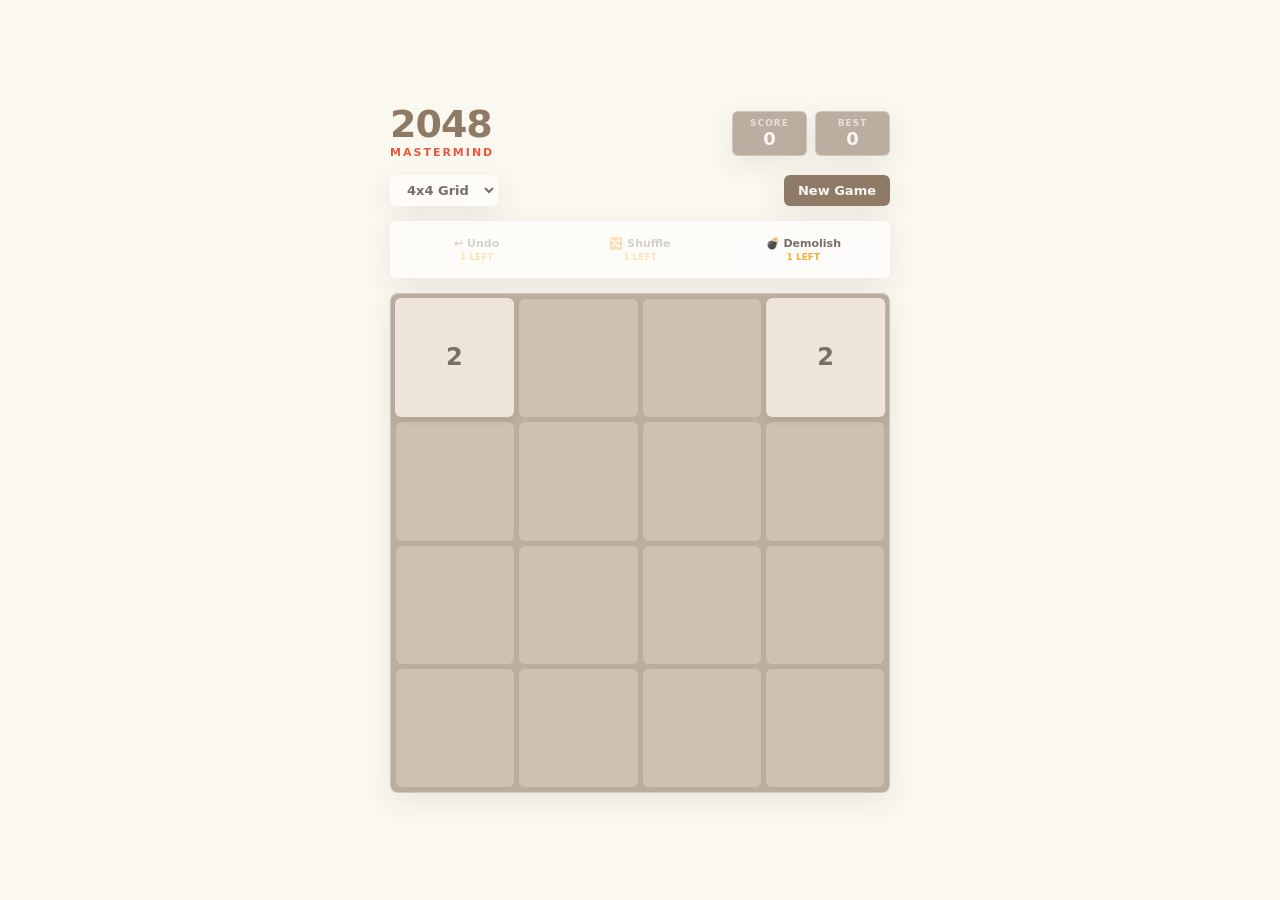
<file: otherGames/2048.html>
<!DOCTYPE html>
<html lang="en">
<head>
    <meta charset="UTF-8">
    <meta name="viewport" content="width=device-width, initial-scale=1.0">
    <title>2048 Mastermind Edition</title>
    <style>
        :root {
            /* Theme Classic Default Variables */
            --bg-main: #faf8ef;
            --bg-container: #bbada0;
            --bg-cell: rgba(238, 228, 218, 0.35);
            --text-dark: #776e65;
            --text-light: #f9f6f2;
            --primary: #8f7a66;
            --accent: #e95940;
            --gold: #f2b134;
            --grid-gap: 5px;
            --tile-radius: 6px;
            --glass-bg: rgba(255, 255, 255, 0.6);
            --glass-border: rgba(255, 255, 255, 0.3);
            --shadow: 0 8px 30px rgba(0, 0, 0, 0.08);

            /* Tile Classic Colors */
            --tile-2: #eee4da;
            --tile-4: #ede0c8;
            --tile-8: #f2b179;
            --tile-16: #f59563;
            --tile-32: #f67c5f;
            --tile-64: #f65e3b;
            --tile-128: #edcf72;
            --tile-256: #edcc61;
            --tile-512: #9c0;
            --tile-1024: #33b5e5;
            --tile-2048: #aa66cc;
            --tile-super: #ff33b5;
        }

        * {
            box-sizing: border-box;
            margin: 0;
            padding: 0;
            font-family: 'Segoe UI', system-ui, -apple-system, sans-serif;
            user-select: none;
            -webkit-user-select: none;
        }

        body {
            background-color: var(--bg-main);
            color: var(--text-dark);
            min-height: 100vh;
            display: flex;
            flex-direction: column;
            align-items: center;
            justify-content: center;
            padding: 20px 10px;
            transition: background-color 0.3s ease, color 0.3s ease;
            overflow-x: hidden;
        }

        .app-container {
            width: 100%;
            max-width: 500px;
            display: flex;
            flex-direction: column;
            gap: 15px;
        }

        /* HUD Header Styling */
        header {
            display: flex;
            justify-content: space-between;
            align-items: center;
            gap: 10px;
        }

        .brand h1 {
            font-size: 38px;
            font-weight: 800;
            line-height: 0.9;
            color: var(--primary);
            letter-spacing: -1px;
        }

        .brand span {
            font-size: 11px;
            text-transform: uppercase;
            font-weight: 700;
            letter-spacing: 2px;
            color: var(--accent);
        }

        .hud-scores {
            display: flex;
            gap: 8px;
        }

        .hud-card {
            background-color: var(--bg-container);
            padding: 6px 14px;
            border-radius: 6px; /* Locked UI radius */
            text-align: center;
            min-width: 75px;
            box-shadow: var(--shadow);
            border: 1px solid var(--glass-border);
        }

        .hud-card-label {
            font-size: 9px;
            text-transform: uppercase;
            font-weight: 800;
            color: var(--text-light);
            opacity: 0.7;
            letter-spacing: 1px;
        }

        .hud-card-value {
            font-size: 18px;
            font-weight: 700;
            color: var(--text-light);
        }

        /* Toolbar controls */
        .toolbar {
            display: flex;
            justify-content: space-between;
            align-items: center;
            gap: 8px;
            flex-wrap: wrap;
        }

        .config-select-group {
            display: flex;
            gap: 5px;
        }

        select {
            background-color: var(--glass-bg);
            border: 1px solid var(--glass-border);
            color: var(--text-dark);
            padding: 6px 12px;
            border-radius: 6px; /* Locked UI radius */
            font-size: 13px;
            font-weight: 600;
            outline: none;
            cursor: pointer;
            box-shadow: var(--shadow);
            transition: all 0.2s ease;
        }

        select:hover {
            transform: translateY(-1px);
        }

        .btn {
            background-color: var(--primary);
            color: var(--text-light);
            border: none;
            padding: 8px 14px;
            border-radius: 6px; /* Locked UI radius */
            font-size: 13px;
            font-weight: 700;
            cursor: pointer;
            box-shadow: var(--shadow);
            transition: all 0.2s ease;
            display: flex;
            align-items: center;
            justify-content: center;
            gap: 6px;
        }

        .btn:hover:not(:disabled) {
            transform: translateY(-2px);
            opacity: 0.95;
        }

        .btn:active:not(:disabled) {
            transform: translateY(0);
        }

        .btn:disabled {
            opacity: 0.4;
            cursor: not-allowed;
        }

        /* Power-ups Zone */
        .powerups-container {
            display: grid;
            grid-template-columns: repeat(3, 1fr);
            gap: 8px;
            background: var(--glass-bg);
            padding: 8px;
            border-radius: 6px; /* Locked UI radius */
            border: 1px solid var(--glass-border);
            box-shadow: var(--shadow);
        }

        .powerup-btn {
            display: flex;
            flex-direction: column;
            align-items: center;
            justify-content: center;
            background: rgba(255, 255, 255, 0.15);
            border: 1px solid var(--glass-border);
            border-radius: 6px; /* Locked UI radius */
            padding: 6px;
            cursor: pointer;
            transition: all 0.2s ease;
            color: var(--text-dark);
        }

        .powerup-btn:hover:not(:disabled) {
            background: rgba(255, 255, 255, 0.3);
            transform: translateY(-2px);
        }

        .powerup-btn:disabled {
            opacity: 0.3;
            cursor: not-allowed;
        }

        .powerup-btn.active {
            border-color: var(--accent);
            background: rgba(233, 89, 64, 0.15);
            animation: pulse-accent 1.5s infinite;
        }

        @keyframes pulse-accent {
            0%, 100% { box-shadow: 0 0 4px var(--accent); }
            50% { box-shadow: 0 0 12px var(--accent); }
        }

        .powerup-title {
            font-size: 11px;
            font-weight: 700;
            margin-bottom: 2px;
        }

        .powerup-cost {
            font-size: 9px;
            font-weight: 800;
            color: var(--gold);
            text-transform: uppercase;
        }

        /* Active Powerup Instructions Banner */
        .action-banner {
            background-color: var(--accent);
            color: var(--text-light);
            text-align: center;
            padding: 6px;
            font-size: 12px;
            font-weight: 700;
            border-radius: 6px;
            display: none;
            animation: slide-down 0.25s ease-out;
        }

        @keyframes slide-down {
            from { transform: translateY(-10px); opacity: 0; }
            to { transform: translateY(0); opacity: 1; }
        }

        /* Play Grid Area */
        .game-grid-wrapper {
            position: relative;
            width: 100%;
            aspect-ratio: 1 / 1;
        }

        .grid-container {
            position: absolute;
            width: 100%;
            height: 100%;
            background-color: var(--bg-container);
            border-radius: 8px;
            padding: var(--grid-gap);
            display: grid;
            gap: var(--grid-gap);
            box-shadow: var(--shadow);
            border: 1px solid var(--glass-border);
            z-index: 1;
        }

        .grid-cell {
            background-color: var(--bg-cell);
            border-radius: var(--tile-radius); /* Dynamic grid cell radius */
            width: 100%;
            height: 100%;
        }

        .tile-container {
            position: absolute;
            width: calc(100% - (var(--grid-gap) * 2));
            height: calc(100% - (var(--grid-gap) * 2));
            margin: var(--grid-gap);
            z-index: 2;
            pointer-events: none;
        }

        .tile {
            position: absolute;
            width: calc((100% - (var(--grid-gap) * (var(--grid-size) - 1))) / var(--grid-size));
            height: calc((100% - (var(--grid-gap) * (var(--grid-size) - 1))) / var(--grid-size));
            border-radius: var(--tile-radius); /* Dynamic tile radius */
            font-weight: 800;
            display: flex;
            align-items: center;
            justify-content: center;
            transition: transform 100ms ease-in-out, background-color 150ms ease;
            transform: translate(
                calc(var(--col) * (100% + var(--grid-gap))),
                calc(var(--row) * (100% + var(--grid-gap)))
            );
            pointer-events: auto;
            box-shadow: 0 4px 10px rgba(0,0,0,0.06);
        }

        .tile.clickable {
            cursor: pointer;
        }
        .tile.clickable:hover {
            box-shadow: 0 0 15px var(--accent);
            transform: translate(
                calc(var(--col) * (100% + var(--grid-gap))),
                calc(var(--row) * (100% + var(--grid-gap)))
            ) scale(1.05);
        }

        /* Micro-interactions: Spawn & Merge Pops */
        .tile.spawn {
            animation: tile-spawn 200ms cubic-bezier(0.175, 0.885, 0.32, 1.275) forwards;
        }

        .tile.merge {
            animation: tile-merge 220ms cubic-bezier(0.175, 0.885, 0.32, 1.275) forwards;
            z-index: 5;
        }

        @keyframes tile-spawn {
            0% { transform: translate(calc(var(--col) * (100% + var(--grid-gap))), calc(var(--row) * (100% + var(--grid-gap)))) scale(0); opacity: 0; }
            100% { transform: translate(calc(var(--col) * (100% + var(--grid-gap))), calc(var(--row) * (100% + var(--grid-gap)))) scale(1); opacity: 1; }
        }

        @keyframes tile-merge {
            0% { transform: translate(calc(var(--col) * (100% + var(--grid-gap))), calc(var(--row) * (100% + var(--grid-gap)))) scale(0.85); }
            50% { transform: translate(calc(var(--col) * (100% + var(--grid-gap))), calc(var(--row) * (100% + var(--grid-gap)))) scale(1.15); }
            100% { transform: translate(calc(var(--col) * (100% + var(--grid-gap))), calc(var(--row) * (100% + var(--grid-gap)))) scale(1); }
        }

        /* Tile Values Stylings dynamically populated via values */
        .tile[data-value="2"] { background-color: var(--tile-2); color: var(--text-dark); font-size: calc(36px - (var(--grid-size) * 3px)); }
        .tile[data-value="4"] { background-color: var(--tile-4); color: var(--text-dark); font-size: calc(36px - (var(--grid-size) * 3px)); }
        .tile[data-value="8"] { background-color: var(--tile-8); color: var(--text-light); font-size: calc(36px - (var(--grid-size) * 3px)); }
        .tile[data-value="16"] { background-color: var(--tile-16); color: var(--text-light); font-size: calc(34px - (var(--grid-size) * 3px)); }
        .tile[data-value="32"] { background-color: var(--tile-32); color: var(--text-light); font-size: calc(34px - (var(--grid-size) * 3px)); }
        .tile[data-value="64"] { background-color: var(--tile-64); color: var(--text-light); font-size: calc(34px - (var(--grid-size) * 3px)); }
        .tile[data-value="128"] { background-color: var(--tile-128); color: var(--text-light); font-size: calc(30px - (var(--grid-size) * 3px)); box-shadow: 0 0 10px rgba(242, 177, 52, 0.3); }
        .tile[data-value="256"] { background-color: var(--tile-256); color: var(--text-light); font-size: calc(30px - (var(--grid-size) * 3px)); box-shadow: 0 0 14px rgba(242, 177, 52, 0.4); }
        .tile[data-value="512"] { background-color: var(--tile-512); color: var(--text-light); font-size: calc(30px - (var(--grid-size) * 3px)); }
        .tile[data-value="1024"] { background-color: var(--tile-1024); color: var(--text-light); font-size: calc(26px - (var(--grid-size) * 3px)); }
        .tile[data-value="2048"] { background-color: var(--tile-2048); color: var(--text-light); font-size: calc(26px - (var(--grid-size) * 3px)); box-shadow: 0 0 20px rgba(170, 102, 204, 0.6); }
        .tile[data-value="4096"], .tile[data-value="8192"], .tile[data-value="16384"] { background-color: var(--tile-super); color: var(--text-light); font-size: calc(22px - (var(--grid-size) * 3px)); }

        /* Dialog Overlays */
        .overlay {
            position: absolute;
            top: 0;
            left: 0;
            width: 100%;
            height: 100%;
            background: rgba(0, 0, 0, 0.75);
            backdrop-filter: blur(4px);
            border-radius: 8px;
            display: flex;
            flex-direction: column;
            align-items: center;
            justify-content: center;
            gap: 15px;
            color: #fff;
            opacity: 0;
            pointer-events: none;
            transition: opacity 0.3s ease;
            z-index: 10;
            text-align: center;
            padding: 20px;
        }

        .overlay.active {
            opacity: 1;
            pointer-events: auto;
        }

        .overlay h2 {
            font-size: 32px;
            font-weight: 800;
            color: var(--gold);
            text-shadow: 0 2px 10px rgba(0,0,0,0.5);
        }

        .overlay p {
            font-size: 15px;
            opacity: 0.9;
        }

        /* Confetti canvas over the top */
        #confetti-canvas {
            position: fixed;
            top: 0;
            left: 0;
            width: 100%;
            height: 100%;
            pointer-events: none;
            z-index: 100;
            display: none;
        }
    </style>
</head>
<body>

<canvas id="confetti-canvas"></canvas>

<div class="app-container">
    <header>
        <div class="brand">
            <h1>2048</h1>
            <span>Mastermind</span>
        </div>
        <div class="hud-scores">
            <div class="hud-card">
                <div class="hud-card-label">Score</div>
                <div class="hud-card-value" id="score-val">0</div>
            </div>
            <div class="hud-card">
                <div class="hud-card-label">Best</div>
                <div class="hud-card-value" id="best-val">0</div>
            </div>
        </div>
    </header>

    <div class="toolbar">
        <div class="config-select-group">
            <select id="grid-size-select" title="Change Grid Size">
                <option value="3">3x3 Grid</option>
                <option value="4" selected>4x4 Grid</option>
                <option value="5">5x5 Grid</option>
                <option value="6">6x6 Grid</option>
                <option value="8">8x8 Grid</option>
            </select>
        </div>
        <button class="btn" id="new-game-btn">New Game</button>
    </div>

    <div class="powerups-container">
        <button class="powerup-btn" id="powerup-undo" title="Rollback board state">
            <span class="powerup-title">↩️ Undo</span>
            <span class="powerup-cost" id="cost-undo">1 Left</span>
        </button>
        <button class="powerup-btn" id="powerup-shuffle" title="Scramble existing tiles safely">
            <span class="powerup-title">🔀 Shuffle</span>
            <span class="powerup-cost" id="cost-shuffle">1 Left</span>
        </button>
        <button class="powerup-btn" id="powerup-delete" title="Target and blow up a weak tile">
            <span class="powerup-title">💣 Demolish</span>
            <span class="powerup-cost" id="cost-delete">1 Left</span>
        </button>
    </div>

    <div class="action-banner" id="action-banner-el">
        Click on any tile to demolish it and free up the space!
    </div>

    <div class="game-grid-wrapper">
        <div class="grid-container" id="grid-bg"></div>
        <div class="tile-container" id="tile-layer"></div>

        <div class="overlay" id="win-overlay">
            <h2>You Made It!</h2>
            <p>You created a 2048 tile!</p>
            <div style="display: flex; gap: 10px;">
                <button class="btn" id="continue-win-btn">Keep Going</button>
                <button class="btn" id="restart-win-btn">New Game</button>
            </div>
        </div>

        <div class="overlay" id="gameover-overlay">
            <h2>Game Over</h2>
            <p>No moves remaining on this grid.</p>
            <button class="btn" id="restart-fail-btn">Try Again</button>
        </div>

        <div class="overlay" id="ad-overlay">
            <h2>📺 Ad Break</h2>
            <p>Watching a sponsored message to earn a power-up...</p>
            <div id="ad-timer" style="font-size: 28px; font-weight: bold; color: var(--gold); margin: 10px 0;">3s</div>
            <button class="btn" id="close-ad-btn" disabled>Please Wait...</button>
        </div>
    </div>
</div>

<script>
    // State Tracking variables
    let gridDimension = 4;
    let board = []; 
    let tilesArray = []; 
    let score = 0;
    let highscore = 0;
    let moveCounter = 0;
    let mergeCount = 0;
    let shuffleCount = 0;
    let highestTileAchieved = 2;
    let isGameWon = false;
    let keepPlayingAfterWin = false;
    let stateHistoryStack = []; 

    // Power-up Inventory: Grant 1 of each per game
    let powerups = {
        undo: 1,
        shuffle: 1,
        delete: 1
    };

    // Powerup Active Modes
    let isDeletePowerupActive = false;

    // Class representation for unique tile manipulation and CSS layout binding
    class Tile {
        static idCounter = 0;
        constructor(row, col, val) {
            this.row = row;
            this.col = col;
            this.value = val;
            this.id = Tile.idCounter++;
            this.mergedInto = null; 
            this.domElement = null;
            this.isNew = true;
            this.isMerged = false;
        }

        saveToCoordinates(row, col) {
            this.row = row;
            this.col = col;
        }
    }

    // Initialize Page Elements
    const gridBg = document.getElementById('grid-bg');
    const tileLayer = document.getElementById('tile-layer');
    const scoreVal = document.getElementById('score-val');
    const bestVal = document.getElementById('best-val');
    const gridSizeSelect = document.getElementById('grid-size-select');
    const newGameBtn = document.getElementById('new-game-btn');
    const actionBanner = document.getElementById('action-banner-el');

    // Overlays
    const winOverlay = document.getElementById('win-overlay');
    const gameoverOverlay = document.getElementById('gameover-overlay');
    const adOverlay = document.getElementById('ad-overlay');
    const adTimerEl = document.getElementById('ad-timer');
    const closeAdBtn = document.getElementById('close-ad-btn');

    // Powerups
    const undoBtn = document.getElementById('powerup-undo');
    const shuffleBtn = document.getElementById('powerup-shuffle');
    const deleteBtn = document.getElementById('powerup-delete');
    const costUndo = document.getElementById('cost-undo');
    const costShuffle = document.getElementById('cost-shuffle');
    const costDelete = document.getElementById('cost-delete');

    // Startup Execution Setup
    window.addEventListener('DOMContentLoaded', () => {
        loadSavedData();
        setupVisualGridBackground();
        if (board.length === 0 || tilesArray.length === 0) {
            startFreshGame();
        } else {
            synchronizeTileDOM();
        }
    });

    // Generate non-interactive cells representing layout voids
    function setupVisualGridBackground() {
        gridBg.innerHTML = '';
        document.documentElement.style.setProperty('--grid-size', gridDimension);
        
        // Dynamic scaling: reduce radius and gap on denser grids
        let dynamicGap = 5;
        let dynamicRadius = 6;

        if (gridDimension === 5) {
            dynamicRadius = 4;
            dynamicGap = 5;
        } else if (gridDimension === 6) {
            dynamicRadius = 3;
            dynamicGap = 4;
        } else if (gridDimension >= 8) {
            dynamicRadius = 2;
            dynamicGap = 3;
        }

        document.documentElement.style.setProperty('--grid-gap', dynamicGap + 'px');
        document.documentElement.style.setProperty('--tile-radius', dynamicRadius + 'px');

        gridBg.style.gridTemplateColumns = `repeat(${gridDimension}, 1fr)`;
        gridBg.style.gridTemplateRows = `repeat(${gridDimension}, 1fr)`;

        for (let i = 0; i < gridDimension * gridDimension; i++) {
            const cell = document.createElement('div');
            cell.className = 'grid-cell';
            gridBg.appendChild(cell);
        }
    }

    // Launch matrix and wipe canvas
    function startFreshGame() {
        board = Array(gridDimension).fill(null).map(() => Array(gridDimension).fill(null));
        tilesArray = [];
        tileLayer.innerHTML = '';
        score = 0;
        moveCounter = 0;
        mergeCount = 0;
        shuffleCount = 0;
        highestTileAchieved = 2;
        isGameWon = false;
        keepPlayingAfterWin = false;
        isDeletePowerupActive = false;
        stateHistoryStack = [];

        // Reset inventory to 1 free use per game
        powerups = { undo: 1, shuffle: 1, delete: 1 };

        hideAllOverlays();
        spawnTile();
        spawnTile();
        synchronizeTileDOM();
        saveCurrentSession();
    }

    function findAvailableCells() {
        const openCoordinates = [];
        for (let r = 0; r < gridDimension; r++) {
            for (let c = 0; c < gridDimension; c++) {
                if (!board[r][c]) {
                    openCoordinates.push({r, c});
                }
            }
        }
        return openCoordinates;
    }

    function spawnTile() {
        const openSpaces = findAvailableCells();
        if (openSpaces.length > 0) {
            const choice = openSpaces[Math.floor(Math.random() * openSpaces.length)];
            const chosenValue = Math.random() < 0.9 ? 2 : 4;
            const spawnedTile = new Tile(choice.r, choice.c, chosenValue);
            board[choice.r][choice.c] = spawnedTile;
            tilesArray.push(spawnedTile);
        }
    }

    function synchronizeTileDOM() {
        const currentActiveDomIds = new Set();

        tilesArray.forEach(tile => {
            if (tile.mergedInto) return; 

            currentActiveDomIds.add(tile.id);
            let el = tile.domElement;

            if (!el) {
                el = document.createElement('div');
                el.className = 'tile spawn';
                el.id = `tile-node-${tile.id}`;
                el.addEventListener('animationend', () => {
                    el.classList.remove('spawn');
                    el.classList.remove('merge');
                });
                tileLayer.appendChild(el);
                tile.domElement = el;
            }

            el.style.setProperty('--row', tile.row);
            el.style.setProperty('--col', tile.col);
            el.textContent = tile.value;
            el.setAttribute('data-value', tile.value);

            if (tile.isMerged) {
                el.classList.add('merge');
                tile.isMerged = false; 
            }

            if (isDeletePowerupActive) {
                el.classList.add('clickable');
                el.onclick = () => demolishTargetTile(tile);
            } else {
                el.classList.remove('clickable');
                el.onclick = null;
            }
        });

        const allDomNodes = tileLayer.querySelectorAll('.tile');
        allDomNodes.forEach(node => {
            const nodeId = parseInt(node.id.replace('tile-node-', ''));
            if (!currentActiveDomIds.has(nodeId)) {
                const exactTile = tilesArray.find(t => t.id === nodeId);
                if (exactTile && exactTile.mergedInto) {
                    node.style.setProperty('--row', exactTile.mergedInto.row);
                    node.style.setProperty('--col', exactTile.mergedInto.col);
                    node.style.opacity = '0';
                    setTimeout(() => node.remove(), 100);
                } else {
                    node.remove();
                }
            }
        });

        tilesArray.forEach(t => {
            if (t.value > highestTileAchieved) {
                highestTileAchieved = t.value;
                if (highestTileAchieved === 2048 && !isGameWon) {
                    triggerWinState();
                }
            }
        });

        updateDisplayHUD();
    }

    function recordStateToHistory() {
        const boardSnapshot = board.map(row => {
            return row.map(tile => tile ? { value: tile.value, row: tile.row, col: tile.col } : null);
        });

        stateHistoryStack.push({
            board: boardSnapshot,
            score: score,
            moveCounter: moveCounter,
            mergeCount: mergeCount,
            shuffleCount: shuffleCount,
            highestTileAchieved: highestTileAchieved
        });

        if (stateHistoryStack.length > 8) {
            stateHistoryStack.shift();
        }
    }

    function extractDirectionVector(inputKey) {
        const vectorMaps = {
            'ArrowUp': { r: -1, c: 0 },
            'KeyW': { r: -1, c: 0 },
            'ArrowDown': { r: 1, c: 0 },
            'KeyS': { r: 1, c: 0 },
            'ArrowLeft': { r: 0, c: -1 },
            'KeyA': { r: 0, c: -1 },
            'ArrowRight': { r: 0, c: 1 },
            'KeyD': { r: 0, c: 1 }
        };
        return vectorMaps[inputKey] || null;
    }

    // Main structural slide calculations
    function executeBoardSlide(vector) {
        if (isDeletePowerupActive) return; 
        if (isGameOverEvaluated()) return;

        recordStateToHistory();

        let isActionTaken = false;

        const rowDirections = Array.from({length: gridDimension}, (_, i) => i);
        const colDirections = Array.from({length: gridDimension}, (_, i) => i);

        if (vector.r === 1) rowDirections.reverse();
        if (vector.c === 1) colDirections.reverse();

        tilesArray.forEach(t => t.mergedInto = null);

        rowDirections.forEach(r => {
            colDirections.forEach(c => {
                const activeTile = board[r][c];
                if (!activeTile) return;

                let nextRow = r;
                let nextCol = c;
                let hasMerged = false; 

                while (true) {
                    const candidateRow = nextRow + vector.r;
                    const candidateCol = nextCol + vector.c;

                    if (candidateRow < 0 || candidateRow >= gridDimension || candidateCol < 0 || candidateCol >= gridDimension) {
                        break;
                    }

                    const targetSpace = board[candidateRow][candidateCol];
                    if (targetSpace) {
                        if (targetSpace.value === activeTile.value && !targetSpace.mergedInto && !activeTile.mergedInto) {
                            const updatedValue = activeTile.value * 2;
                            activeTile.value = updatedValue;
                            activeTile.isMerged = true;
                            
                            activeTile.saveToCoordinates(candidateRow, candidateCol);
                            targetSpace.mergedInto = activeTile;
                            
                            board[r][c] = null;
                            board[candidateRow][candidateCol] = activeTile;
                            
                            const indexToRemove = tilesArray.indexOf(targetSpace);
                            if (indexToRemove > -1) tilesArray.splice(indexToRemove, 1);

                            score += updatedValue;
                            mergeCount++;
               
                            isActionTaken = true;
                            hasMerged = true; 
                        }
                        break; 
                    } else {
                        nextRow = candidateRow;
                        nextCol = candidateCol;
                    }
                }

                if (!hasMerged && (nextRow !== r || nextCol !== c)) {
                    board[r][c] = null;
                    board[nextRow][nextCol] = activeTile;
                    activeTile.saveToCoordinates(nextRow, nextCol);
                    isActionTaken = true;
                }
            });
        });

        if (isActionTaken) {
            moveCounter++;
            spawnTile();
            synchronizeTileDOM();
            saveCurrentSession();

            if (isGameOverEvaluated()) {
                triggerGameOverState();
            }
        } else {
            stateHistoryStack.pop();
            updateDisplayHUD();
        }
    }

    function isGameOverEvaluated() {
        if (findAvailableCells().length > 0) return false;

        for (let r = 0; r < gridDimension; r++) {
            for (let c = 0; c < gridDimension; c++) {
                const currentTile = board[r][c];
                if (!currentTile) return false;

                const adjacentCoordinates = [
                    {r: r + 1, c: c},
                    {r: r, c: c + 1}
                ];

                for (let i = 0; i < adjacentCoordinates.length; i++) {
                    const adj = adjacentCoordinates[i];
                    if (adj.r < gridDimension && adj.c < gridDimension) {
                        const neighborTile = board[adj.r][adj.c];
                        if (neighborTile && neighborTile.value === currentTile.value) {
                            return false; 
                        }
                    }
                }
            }
        }
        return true;
    }

    function triggerWinState() {
        isGameWon = true;
        if (!keepPlayingAfterWin) {
            winOverlay.classList.add('active');
            triggerConfettiCelebration();
        }
    }

    function triggerGameOverState() {
        gameoverOverlay.classList.add('active');
    }

    function hideAllOverlays() {
        winOverlay.classList.remove('active');
        gameoverOverlay.classList.remove('active');
        adOverlay.classList.remove('active');
    }

    // Updated HUD & Inventory Validation
    function updateDisplayHUD() {
        scoreVal.textContent = score;
        if (score > highscore) {
            highscore = score;
            bestVal.textContent = highscore;
            localStorage.setItem(`2048_high_${gridDimension}`, highscore);
        }

        // Update button texts based on available charges
        costUndo.textContent = powerups.undo > 0 ? `${powerups.undo} Left` : '📺 Watch Ad (+1)';
        costShuffle.textContent = powerups.shuffle > 0 ? `${powerups.shuffle} Left` : '📺 Watch Ad (+1)';
        costDelete.textContent = powerups.delete > 0 ? `${powerups.delete} Left` : '📺 Watch Ad (+1)';

        // Disable ONLY if action is physically impossible
        undoBtn.disabled = stateHistoryStack.length === 0;
        shuffleBtn.disabled = tilesArray.length < 3;
        deleteBtn.disabled = tilesArray.length === 0;
    }

    // Ad Simulation Engine
    function showAdModal(onSuccessCallback) {
        adOverlay.classList.add('active');
        let seconds = 3;
        adTimerEl.textContent = `${seconds}s`;
        closeAdBtn.disabled = true;
        closeAdBtn.textContent = 'Please Wait...';

        const timer = setInterval(() => {
            seconds--;
            if (seconds > 0) {
                adTimerEl.textContent = `${seconds}s`;
            } else {
                clearInterval(timer);
                adTimerEl.textContent = 'Reward Granted! 🎉';
                closeAdBtn.disabled = false;
                closeAdBtn.textContent = 'Claim Reward';
                closeAdBtn.onclick = () => {
                    adOverlay.classList.remove('active');
                    if (onSuccessCallback) onSuccessCallback();
                };
            }
        }, 1000);
    }

    // Refactored Power-ups with Ad-to-Accumulate Logic
    function triggerTacticalUndo() {
        if (stateHistoryStack.length === 0) return;

        if (powerups.undo <= 0) {
            showAdModal(() => {
                powerups.undo++;
                updateDisplayHUD();
                saveCurrentSession();
            });
            return;
        }

        powerups.undo--;
        const previousState = stateHistoryStack.pop();

        score = previousState.score;
        moveCounter = previousState.moveCounter;
        mergeCount = previousState.mergeCount;
        shuffleCount = previousState.shuffleCount;
        highestTileAchieved = previousState.highestTileAchieved;

        board = Array(gridDimension).fill(null).map(() => Array(gridDimension).fill(null));
        tilesArray = [];
        tileLayer.innerHTML = '';

        previousState.board.forEach((row, r) => {
            row.forEach((cellData, c) => {
                if (cellData) {
                    const tile = new Tile(r, c, cellData.value);
                    tile.isNew = false;
                    board[r][c] = tile;
                    tilesArray.push(tile);
                }
            });
        });

        hideAllOverlays();
        synchronizeTileDOM();
        saveCurrentSession();
    }

    function triggerTacticalShuffle() {
        if (tilesArray.length < 3) return;

        if (powerups.shuffle <= 0) {
            showAdModal(() => {
                powerups.shuffle++;
                updateDisplayHUD();
                saveCurrentSession();
            });
            return;
        }

        powerups.shuffle--;
        shuffleCount++;

        const values = tilesArray.map(t => t.value);
        for (let i = values.length - 1; i > 0; i--) {
            const j = Math.floor(Math.random() * (i + 1));
            [values[i], values[j]] = [values[j], values[i]];
        }

        tilesArray.forEach((tile, index) => {
            tile.value = values[index];
            tile.isMerged = true; 
        });

        synchronizeTileDOM();
        saveCurrentSession();
    }

    function toggleDemolishMode() {
        if (powerups.delete <= 0 && !isDeletePowerupActive) {
            showAdModal(() => {
                powerups.delete++;
                updateDisplayHUD();
                saveCurrentSession();
            });
            return;
        }

        isDeletePowerupActive = !isDeletePowerupActive;

        if (isDeletePowerupActive) {
            deleteBtn.classList.add('active');
            actionBanner.style.display = 'block';
        } else {
            deleteBtn.classList.remove('active');
            actionBanner.style.display = 'none';
        }

        synchronizeTileDOM();
    }

    function demolishTargetTile(targetTile) {
        if (!isDeletePowerupActive || powerups.delete <= 0) return;

        powerups.delete--;
        isDeletePowerupActive = false;
        deleteBtn.classList.remove('active');
        actionBanner.style.display = 'none';

        board[targetTile.row][targetTile.col] = null;
        const index = tilesArray.indexOf(targetTile);
        if (index > -1) tilesArray.splice(index, 1);

        synchronizeTileDOM();
        saveCurrentSession();
    }

    function updateGridDimensions(newSize) {
        gridDimension = parseInt(newSize);
        highscore = parseInt(localStorage.getItem(`2048_high_${gridDimension}`)) || 0;
        bestVal.textContent = highscore;

        setupVisualGridBackground();
        startFreshGame();
    }

    function saveCurrentSession() {
        const layoutSave = {
            gridDimension,
            score,
            powerups,
            moveCounter,
            mergeCount,
            shuffleCount,
            highestTileAchieved,
            isGameWon,
            keepPlayingAfterWin,
            board: board.map(row => row.map(cell => cell ? {value: cell.value, row: cell.row, col: cell.col} : null))
        };
        localStorage.setItem('2048_mastermind_session', JSON.stringify(layoutSave));
    }

    function loadSavedData() {
        highscore = parseInt(localStorage.getItem(`2048_high_${gridDimension}`)) || 0;
        bestVal.textContent = highscore;

        const rawData = localStorage.getItem('2048_mastermind_session');
        if (!rawData) return;

        try {
            const data = JSON.parse(rawData);
            gridDimension = data.gridDimension || 4;
            score = data.score || 0;
            powerups = data.powerups || { undo: 1, shuffle: 1, delete: 1 };
            moveCounter = data.moveCounter || 0;
            mergeCount = data.mergeCount || 0;
            shuffleCount = data.shuffleCount || 0;
            highestTileAchieved = data.highestTileAchieved || 2;
            isGameWon = data.isGameWon || false;
            keepPlayingAfterWin = data.keepPlayingAfterWin || false;

            gridSizeSelect.value = gridDimension;
            setupVisualGridBackground();

            board = Array(gridDimension).fill(null).map(() => Array(gridDimension).fill(null));
            tilesArray = [];
            tileLayer.innerHTML = '';

            if (data.board) {
                data.board.forEach((row, r) => {
                    row.forEach((cell, c) => {
                        if (cell) {
                            const reconstructedTile = new Tile(r, c, cell.value);
                            reconstructedTile.isNew = false;
                            board[r][c] = reconstructedTile;
                            tilesArray.push(reconstructedTile);
                        }
                    });
                });
            }
        } catch (e) {
            console.error("Session restoration error. Resetting to defaults.", e);
            localStorage.removeItem('2048_mastermind_session');
        }
    }

    window.addEventListener('keydown', (e) => {
        const vector = extractDirectionVector(e.code);
        if (vector) {
            e.preventDefault();
            executeBoardSlide(vector);
        }
    });

    let swipeStartX = 0;
    let swipeStartY = 0;

    window.addEventListener('touchstart', (e) => {
        if (e.touches.length > 1) return;
        swipeStartX = e.touches[0].clientX;
        swipeStartY = e.touches[0].clientY;
    }, { passive: true });

    window.addEventListener('touchend', (e) => {
        if (!swipeStartX || !swipeStartY) return;

        const displacementX = e.changedTouches[0].clientX - swipeStartX;
        const displacementY = e.changedTouches[0].clientY - swipeStartY;
        const distanceSq = displacementX * displacementX + displacementY * displacementY;

        if (distanceSq > 1000) {
            let selectedVector = null;
            if (Math.abs(displacementX) > Math.abs(displacementY)) {
                selectedVector = displacementX > 0 ? { r: 0, c: 1 } : { r: 0, c: -1 };
            } else {
                selectedVector = displacementY > 0 ? { r: 1, c: 0 } : { r: -1, c: 0 };
            }

            if (selectedVector) {
                executeBoardSlide(selectedVector);
            }
        }

        swipeStartX = 0;
        swipeStartY = 0;
    }, { passive: true });

    newGameBtn.addEventListener('click', startFreshGame);
    gridSizeSelect.addEventListener('change', (e) => updateGridDimensions(e.target.value));

    undoBtn.addEventListener('click', triggerTacticalUndo);
    shuffleBtn.addEventListener('click', triggerTacticalShuffle);
    deleteBtn.addEventListener('click', toggleDemolishMode);

    document.getElementById('continue-win-btn').addEventListener('click', () => {
        keepPlayingAfterWin = true;
        winOverlay.classList.remove('active');
        saveCurrentSession();
    });
    document.getElementById('restart-win-btn').addEventListener('click', startFreshGame);
    document.getElementById('restart-fail-btn').addEventListener('click', startFreshGame);

    // ==========================================
    // CANVAS CELEBRATION CONFETTI SYSTEM ENGINE
    // ==========================================
    function triggerConfettiCelebration() {
        const canvas = document.getElementById('confetti-canvas');
        const ctx = canvas.getContext('2d');
        canvas.style.display = 'block';

        let canvasWidth = canvas.width = window.innerWidth;
        let canvasHeight = canvas.height = window.innerHeight;

        window.addEventListener('resize', () => {
            canvasWidth = canvas.width = window.innerWidth;
            canvasHeight = canvas.height = window.innerHeight;
        });

        const particles = [];
        const colorPalette = ['#e95940', '#f2b134', '#aa66cc', '#33b5e5', '#ff33b5', '#99cc00'];

        for (let i = 0; i < 150; i++) {
            particles.push({
                x: Math.random() * canvasWidth,
                y: Math.random() * canvasHeight - canvasHeight,
                radius: Math.random() * 4 + 3,
                color: colorPalette[Math.floor(Math.random() * colorPalette.length)],
                vx: (Math.random() - 0.5) * 8,
                vy: Math.random() * 5 + 4,
                rotationalVelocity: Math.random() * 0.2 - 0.1,
                angle: Math.random() * Math.PI * 2
            });
        }

        let animationFrameId;
        function renderLoop() {
            ctx.clearRect(0, 0, canvasWidth, canvasHeight);

            let particlesStillActive = false;
            particles.forEach(p => {
                p.y += p.vy;
                p.x += p.vx;
                p.angle += p.rotationalVelocity;

                if (p.y < canvasHeight) {
                    particlesStillActive = true;
                }

                ctx.save();
                ctx.translate(p.x, p.y);
                ctx.rotate(p.angle);
                ctx.fillStyle = p.color;
                ctx.fillRect(-p.radius, -p.radius, p.radius * 2, p.radius * 2);
                ctx.restore();
            });

            if (particlesStillActive) {
                animationFrameId = requestAnimationFrame(renderLoop);
            } else {
                canvas.style.display = 'none';
                cancelAnimationFrame(animationFrameId);
            }
        }

        renderLoop();
    }
</script>
</body>
</html>
</file>
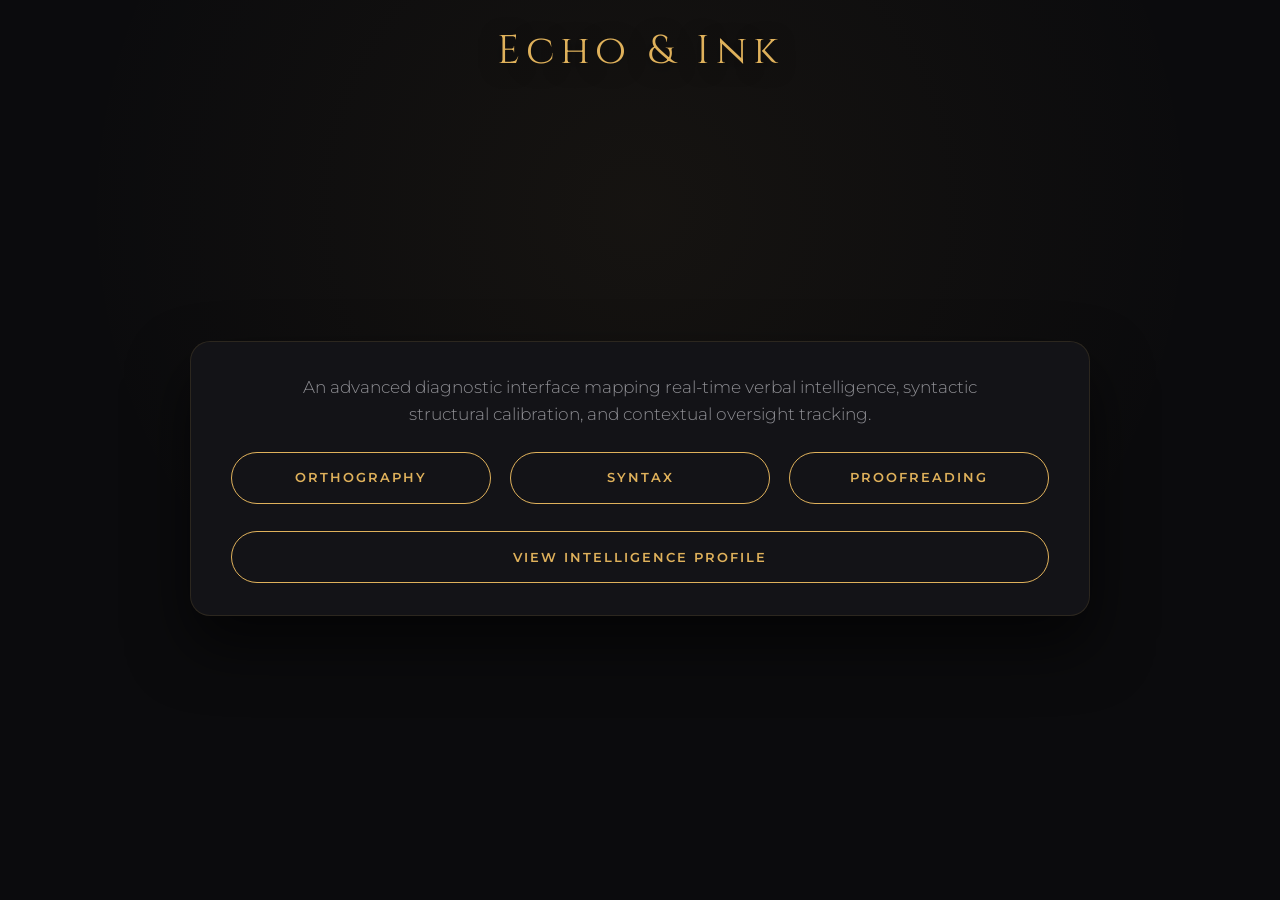
<file: otherGames/lexa.html>
<!DOCTYPE html>
<html lang="en">

<head>
    <meta charset="UTF-8">
    <meta name="viewport" content="width=device-width, initial-scale=1.0">
    <title>Echo & Ink — Premium Language Masterclass & Analytics</title>
    <link rel="preconnect" href="https://fonts.googleapis.com">
    <link rel="preconnect" href="https://fonts.gstatic.com" crossorigin>
    <link
        href="https://fonts.googleapis.com/css2?family=Cinzel:wght@400;600;700&family=Montserrat:wght@200;300;400;500;600&display=swap"
        rel="stylesheet">
    <style>
        :root {
            --bg-primary: #0b0b0d;
            --bg-secondary: #131317;
            --bg-card: #1a1a22;
            --accent-gold: #dfb15b;
            --accent-gold-glow: rgba(223, 177, 91, 0.15);
            --accent-amber: #ff9500;
            --accent-amber-glow: rgba(255, 149, 0, 0.2);
            --text-main: #f5f5f7;
            --text-muted: #8e8e93;
            --success-green: #30d158;
            --error-red: #ff453a;
            --card-border: rgba(223, 177, 91, 0.12);
        }

        * {
            box-sizing: border-box;
            margin: 0;
            padding: 0;
        }

        body {
            background-color: var(--bg-primary);
            color: var(--text-main);
            font-family: 'Montserrat', sans-serif;
            height: 100vh;
            height: 100dvh;
            display: flex;
            flex-direction: column;
            justify-content: space-between;
            align-items: center;
            overflow: hidden;
            /* Prevent background and body scroll to avoid top/bottom empty spaces */
            padding: 1.5rem;
            position: relative;
        }

        .ambient-glow {
            position: absolute;
            top: -10%;
            left: 50%;
            transform: translate(-50%, 0);
            width: 100%;
            height: 600px;
            background: radial-gradient(circle, rgba(223, 177, 91, 0.05) 0%, rgba(0, 0, 0, 0) 80%);
            z-index: -1;
            pointer-events: none;
        }

        .btn-back {
            background: transparent;
            border: 1px solid var(--accent-gold);
            color: var(--accent-gold);
            padding: 0.6rem 1.4rem;
            font-family: 'Montserrat', sans-serif;
            font-size: 0.75rem;
            font-weight: 600;
            letter-spacing: 1px;
            text-transform: uppercase;
            border-radius: 30px;
            cursor: pointer;
            transition: all 0.3s cubic-bezier(0.25, 1, 0.5, 1);
            outline: none;
            position: absolute;
            top: 2rem;
            left: 2rem;
            z-index: 100;
            display: none;
            align-items: center;
            gap: 8px;
        }

        .btn-back:hover {
            background: var(--accent-gold);
            color: var(--bg-primary);
            box-shadow: 0 4px 20px var(--accent-gold-glow);
            transform: translateY(-2px);
        }

        .btn-back svg {
            fill: currentColor;
            width: 14px;
            height: 14px;
        }

        header {
            text-align: center;
            margin-bottom: 1rem;
            z-index: 10;
            flex-shrink: 0;
        }

        h1 {
            font-family: 'Cinzel', serif;
            font-size: 2.5rem;
            font-weight: 400;
            letter-spacing: 6px;
            color: var(--accent-gold);
            text-shadow: 0px 4px 20px rgba(0, 0, 0, 0.6);
            margin-bottom: 0.2rem;
        }

        .subtitle {
            font-size: 0.75rem;
            letter-spacing: 4px;
            color: var(--text-muted);
            text-transform: uppercase;
            font-weight: 400;
        }

        .screen {
            display: none;
            width: 100%;
            max-width: 900px;
            max-height: calc(100dvh - 160px);
            /* Fits perfect vertical sizing snugly */
            overflow-y: auto;
            /* Fallback scrolling inside the card if contents overflow on tiny windows */
            background: var(--bg-secondary);
            border: 1px solid var(--card-border);
            border-radius: 20px;
            padding: 2rem 2.5rem;
            box-shadow: 0 30px 60px rgba(0, 0, 0, 0.6);
            text-align: center;
            backdrop-filter: blur(12px);
            z-index: 10;
            box-sizing: border-box;
            flex-direction: column;
            justify-content: center;
            flex-shrink: 1;
            scrollbar-width: thin;
            scrollbar-color: var(--accent-gold) var(--bg-secondary);
        }

        /* Fine custom scrollbar styles for screens */
        .screen::-webkit-scrollbar {
            width: 6px;
        }

        .screen::-webkit-scrollbar-track {
            background: transparent;
        }

        .screen::-webkit-scrollbar-thumb {
            background-color: var(--accent-gold);
            border-radius: 3px;
        }

        .screen.active {
            display: flex;
            /* Changed from block to flex to support internal alignments and height optimization */
            animation: fadeIn 0.6s cubic-bezier(0.25, 1, 0.5, 1) forwards;
        }

        @keyframes fadeIn {
            from {
                opacity: 0;
                transform: translateY(10px);
            }

            to {
                opacity: 1;
                transform: translateY(0);
            }
        }

        .tagline {
            font-size: 1.05rem;
            line-height: 1.6;
            color: var(--text-muted);
            margin-bottom: 1.5rem;
            font-weight: 300;
            max-width: 700px;
            margin-left: auto;
            margin-right: auto;
        }

        .main-menu-grid {
            display: grid;
            grid-template-columns: 1fr;
            gap: 1.5rem;
        }

        .mode-select-container {
            display: grid;
            grid-template-columns: repeat(3, 1fr);
            gap: 1.2rem;
        }

        .btn-gold {
            background: transparent;
            border: 1px solid var(--accent-gold);
            color: var(--accent-gold);
            padding: 1.1rem 1.5rem;
            font-family: 'Montserrat', sans-serif;
            font-size: 0.8rem;
            font-weight: 600;
            letter-spacing: 2px;
            text-transform: uppercase;
            border-radius: 30px;
            cursor: pointer;
            transition: all 0.3s cubic-bezier(0.25, 1, 0.5, 1);
            outline: none;
        }

        .btn-gold:hover {
            background: var(--accent-gold);
            color: var(--bg-primary);
            box-shadow: 0 6px 25px var(--accent-gold-glow);
            transform: translateY(-3px);
        }

        /* World Class Executive Analytics Matrix Dashboard */
        .dashboard-panel {
            background: rgba(255, 255, 255, 0.02);
            border: 1px solid rgba(255, 255, 255, 0.05);
            border-radius: 14px;
            padding: 1.5rem;
            text-align: left;
        }

        .dashboard-title {
            font-family: 'Cinzel', serif;
            font-size: 1.2rem;
            letter-spacing: 2px;
            color: var(--accent-gold);
            margin-bottom: 1rem;
            border-bottom: 1px solid rgba(223, 177, 91, 0.2);
            padding-bottom: 0.6rem;
            display: flex;
            justify-content: space-between;
            align-items: center;
        }

        .metrics-grid {
            display: grid;
            grid-template-columns: repeat(3, 1fr);
            gap: 1.2rem;
        }

        .metric-card {
            background: var(--bg-card);
            border: 1px solid rgba(255, 255, 255, 0.04);
            border-radius: 12px;
            padding: 1.2rem;
            position: relative;
            overflow: hidden;
            transition: transform 0.3s ease;
        }

        .metric-card:hover {
            transform: translateY(-2px);
            border-color: rgba(223, 177, 91, 0.2);
        }

        .metric-label {
            font-size: 0.7rem;
            text-transform: uppercase;
            letter-spacing: 2px;
            color: var(--text-muted);
            margin-bottom: 0.5rem;
            font-weight: 500;
        }

        .metric-value-iq {
            font-family: 'Cinzel', serif;
            font-size: 2rem;
            color: var(--accent-gold);
            font-weight: 600;
            line-height: 1;
            margin-bottom: 0.4rem;
        }

        .metric-subtext {
            font-size: 0.7rem;
            color: var(--text-muted);
        }

        .metric-subtext span {
            color: var(--text-main);
            font-weight: 500;
        }

        .iq-progress-track {
            width: 100%;
            height: 3px;
            background: rgba(255, 255, 255, 0.05);
            border-radius: 2px;
            margin-top: 0.8rem;
            overflow: hidden;
        }

        .iq-progress-fill {
            height: 100%;
            background: linear-gradient(90deg, var(--accent-gold), var(--accent-amber));
            width: 0%;
            transition: width 1s ease-in-out;
        }

        /* Interface Metrics inside the active Game Window */
        .progress-container {
            width: 100%;
            height: 4px;
            background: rgba(255, 255, 255, 0.04);
            border-radius: 2px;
            margin-bottom: 1.2rem;
            overflow: hidden;
        }

        .progress-bar {
            width: 0%;
            height: 100%;
            background: var(--accent-gold);
            box-shadow: 0 0 12px var(--accent-gold);
            transition: width 0.4s cubic-bezier(0.4, 0, 0.2, 1);
        }

        .status-row {
            display: flex;
            justify-content: space-between;
            color: var(--text-muted);
            font-size: 0.8rem;
            letter-spacing: 1.5px;
            margin-bottom: 1.2rem;
            font-weight: 400;
            flex-wrap: wrap;
            gap: 10px;
        }

        .mode-badge {
            color: var(--accent-gold);
            text-transform: uppercase;
            font-weight: 600;
        }

        .sentence-display {
            font-size: 1.25rem;
            font-weight: 300;
            line-height: 1.7;
            color: var(--text-main);
            margin-bottom: 1rem;
            padding: 1.5rem 2rem;
            background: rgba(0, 0, 0, 0.25);
            border-radius: 14px;
            border: 1px solid rgba(255, 255, 255, 0.03);
            min-height: 80px;
            display: flex;
            flex-wrap: wrap;
            align-items: center;
            justify-content: center;
            gap: 6px;
        }

        .blank-space {
            color: var(--accent-gold);
            font-weight: 600;
            letter-spacing: 2px;
            padding: 0 8px;
        }

        .filled-word {
            color: var(--success-green);
            font-weight: 600;
            text-shadow: 0 0 15px rgba(48, 209, 88, 0.3);
        }

        .revealed-word {
            color: var(--accent-amber);
            font-weight: 600;
            text-shadow: 0 0 15px var(--accent-amber-glow);
            text-decoration: underline;
        }

        .word-token {
            border-radius: 6px;
            cursor: pointer;
            transition: all 0.2s ease;
        }

        .word-token:hover {
            background: var(--accent-gold-glow);
            color: var(--accent-gold);
        }

        .word-token.selected-error {
            padding: 2px 6px;
            background: rgba(223, 177, 91, 0.25);
            border: 1px solid var(--accent-gold);
            color: #fff;
            font-weight: 500;
        }

        .word-token.wrong-selection {
            background: rgba(255, 69, 58, 0.15);
            border: 1px solid var(--error-red);
            color: var(--error-red);
            animation: shake 0.4s ease-in-out;
        }

        .speaker-box {
            margin-bottom: 1rem;
        }

        .btn-speaker {
            background: rgba(255, 255, 255, 0.02);
            border: 1px solid rgba(255, 255, 255, 0.06);
            width: 56px;
            height: 56px;
            border-radius: 50%;
            display: inline-flex;
            justify-content: center;
            align-items: center;
            cursor: pointer;
            transition: all 0.3s cubic-bezier(0.25, 1, 0.5, 1);
            outline: none;
        }

        .btn-speaker svg {
            fill: var(--accent-gold);
            width: 22px;
            height: 22px;
        }

        .btn-speaker:hover {
            background: var(--accent-gold-glow);
            border-color: var(--accent-gold);
            box-shadow: 0 0 30px var(--accent-gold-glow);
            transform: scale(1.05);
        }

        .input-wrapper {
            position: relative;
            margin-bottom: 1rem;
            display: none;
        }

        .input-wrapper.active {
            display: block;
        }

        .word-input {
            width: 100%;
            background: transparent;
            border: none;
            border-bottom: 2px solid rgba(255, 255, 255, 0.1);
            color: var(--text-main);
            font-family: 'Montserrat', sans-serif;
            font-weight: 200;
            text-align: center;
            letter-spacing: 4px;
            padding: 8px;
            outline: none;
            text-transform: lowercase;
            transition: border-color 0.3s ease;
        }

        .word-input:focus {
            border-color: var(--accent-gold);
        }

        .keyboard-container {
            display: none;
            flex-direction: column;
            gap: 6px;
            margin-top: 1rem;
            width: 100%;
            max-width: 650px;
            margin-left: auto;
            margin-right: auto;
        }

        .keyboard-container.active {
            display: flex;
        }

        .keyboard-row {
            display: flex;
            justify-content: center;
            gap: 5px;
        }

        .key-btn {
            background: rgba(255, 255, 255, 0.03);
            border: 1px solid rgba(255, 255, 255, 0.06);
            color: var(--text-main);
            font-family: 'Montserrat', sans-serif;
            font-size: 0.95rem;
            height: 44px;
            min-width: 35px;
            flex: 1;
            max-width: 50px;
            border-radius: 8px;
            cursor: pointer;
            display: flex;
            align-items: center;
            justify-content: center;
            transition: all 0.2s ease;
            user-select: none;
            outline: none;
        }

        .key-btn:hover:not(:disabled) {
            background: var(--accent-gold-glow);
            border-color: var(--accent-gold);
            color: var(--accent-gold);
            transform: translateY(-2px);
        }

        .key-wide {
            flex: 1.8;
            max-width: 80px;
            font-size: 0.75rem;
            background: rgba(255, 255, 255, 0.06);
        }

        .key-submit {
            background: rgba(223, 177, 91, 0.1);
            border-color: var(--accent-gold);
            color: var(--accent-gold);
        }

        .mcq-wrapper {
            display: none;
            grid-template-columns: 1fr 1fr;
            gap: 1rem;
            margin-bottom: 1rem;
            width: 100%;
        }

        .mcq-wrapper.active {
            display: grid;
        }

        .btn-mcq {
            background: rgba(255, 255, 255, 0.02);
            border: 1px solid var(--card-border);
            color: var(--text-main);
            padding: 1.1rem 1.3rem;
            font-family: 'Montserrat', sans-serif;
            font-size: 1rem;
            border-radius: 12px;
            cursor: pointer;
            transition: all 0.25s ease;
            outline: none;
            letter-spacing: 1px;
        }

        .btn-mcq:hover:not(:disabled) {
            border-color: var(--accent-gold);
            background: var(--accent-gold-glow);
            transform: translateY(-2px);
        }

        .btn-mcq.correct {
            background: var(--success-green) !important;
            color: var(--bg-primary) !important;
            border-color: var(--success-green) !important;
            font-weight: 600;
        }

        .btn-mcq.wrong {
            background: var(--error-red) !important;
            border-color: var(--error-red) !important;
        }

        @keyframes shake {

            0%,
            100% {
                transform: translateX(0);
            }

            20%,
            60% {
                transform: translateX(-8px);
            }

            40%,
            80% {
                transform: translateX(8px);
            }
        }

        .shake {
            animation: shake 0.4s ease-in-out;
        }

        /* Session Resolution Analytics Screen Layout */
        .analytics-matrix-container {
            display: grid;
            grid-template-columns: 1fr 1fr;
            gap: 2rem;
            margin: 1rem 0;
            text-align: left;
        }

        .analysis-block-left {
            display: flex;
            flex-direction: column;
            justify-content: center;
            align-items: center;
            background: rgba(0, 0, 0, 0.2);
            border-radius: 14px;
            border: 1px solid rgba(255, 255, 255, 0.03);
            padding: 1rem;
            text-align: center;
        }

        .results-score {
            font-family: 'Cinzel', serif;
            font-size: 3.5rem;
            color: var(--accent-gold);
            line-height: 1;
        }

        .results-score-label {
            font-size: 0.75rem;
            text-transform: uppercase;
            letter-spacing: 3px;
            color: var(--text-muted);
            margin-top: 0.5rem;
        }

        .iq-metric-display {
            margin-top: 1rem;
            font-family: 'Cinzel', serif;
            font-size: 2rem;
            color: var(--accent-amber);
            font-weight: 600;
        }

        .analysis-block-right {
            background: rgba(255, 255, 255, 0.01);
            border-radius: 14px;
            border: 1px solid rgba(255, 255, 255, 0.03);
            padding: 1.5rem;
        }

        .analysis-row {
            display: flex;
            justify-content: space-between;
            margin-bottom: 0.8rem;
            font-size: 0.85rem;
            border-bottom: 1px dashed rgba(255, 255, 255, 0.05);
            padding-bottom: 0.5rem;
        }

        .analysis-row span:last-child {
            font-weight: 600;
            color: var(--accent-gold);
        }

        footer {
            margin-top: 1rem;
            font-size: 0.75rem;
            color: rgba(255, 255, 255, 0.2);
            letter-spacing: 2px;
            text-transform: uppercase;
            flex-shrink: 0;
        }

        /* RESPONSIVE DESIGN ADJUSTMENTS */
        @media (max-width: 800px) {
            body {
                padding: 1rem;
            }

            .mode-select-container,
            .metrics-grid,
            .analytics-matrix-container {
                grid-template-columns: 1fr;
                gap: 1rem;
            }

            h1 {
                font-size: 2rem;
            }

            .screen {
                padding: 1.5rem 1rem;
                border-radius: 12px;
                max-height: calc(100dvh - 120px);
            }

            .btn-back {
                position: relative;
                top: 0;
                left: 0;
                margin-bottom: 1rem;
                align-self: flex-start;
            }

            .sentence-display {
                font-size: 1.1rem;
                padding: 1.2rem;
                min-height: auto;
            }

            .mcq-wrapper {
                grid-template-columns: 1fr;
                gap: 0.8rem;
            }

            .btn-mcq {
                padding: 1rem;
                font-size: 1rem;
            }

            .keyboard-container {
                gap: 4px;
            }

            .keyboard-row {
                gap: 3px;
            }

            .key-btn {
                height: 38px;
                min-width: auto;
                max-width: none;
                border-radius: 4px;
                font-size: 0.85rem;
                padding: 0;
            }

            .key-wide {
                font-size: 0.7rem;
            }

            .dashboard-title {
                flex-direction: column;
                align-items: flex-start;
                gap: 0.8rem;
                font-size: 1.1rem;
            }
        }

        /* Landscape / Tiny Height Viewports Fallback */
        @media (max-height: 600px) {
            body {
                height: auto;
                min-height: 100vh;
                min-height: 100dvh;
                overflow-y: auto;
                /* Fallback scrolling for extreme short screens */
                padding: 1rem;
            }

            .screen {
                max-height: none;
                overflow-y: visible;
            }
        }

        @media (max-width: 480px) {
            h1 {
                font-size: 1.5rem;
                letter-spacing: 4px;
            }

            .subtitle {
                font-size: 0.7rem;
            }

            .tagline {
                font-size: 0.95rem;
            }

            .dashboard-panel {
                padding: 1.2rem 1rem;
            }

            .dashboard-title {
                font-size: 0.9rem;
                letter-spacing: 1px;
            }

            .btn-gold {
                padding: 1rem;
                font-size: 0.7rem;
            }

            .metric-value-iq {
                font-size: 1.8rem;
            }
        }

        @media (max-width: 370px) {

            h1 {
                font-size: 1.25rem;
            }

            .speaker-box {
                margin-bottom: .5rem;
            }

            .sentence-display {
                font-size: .85rem;
            }

            .btn-speaker {
                width: 36px;
                height: 36px;
            }

            .btn-speaker svg {
                width: 15px;

            }

            .sentence-display {
                line-height: 1;
            }



            .status-row {
                font-size: 0.7rem;
                letter-spacing: 1px;
                margin-bottom: 1rem;
                font-weight: 400;
                flex-wrap: wrap;
                gap: 5px;
            }

            .btn-mcq {
                padding: .5rem;
                font-size: .8rem;
            }
        }

        @media (max-height: 679px) {
            .speaker-box {
                background: transparent;
                color: var(--accent-gold);
                font-family: 'Montserrat', sans-serif;
                font-size: 0.75rem;
                font-weight: 600;
                letter-spacing: 1px;
                text-transform: uppercase;
                border-radius: 30px;
                cursor: pointer;
                transition: all 0.3s cubic-bezier(0.25, 1, 0.5, 1);
                outline: none;
                position: absolute;
                bottom: -5px;
                right: 5px;
                z-index: 100;
                align-items: center;
                gap: 8px;
            }

        }

        .span {
            display: flex;
            justify-content: space-between;
            width: 100%;
        }

        /* Dashboard Modal Overlay Styles */
        .dashboard-modal-overlay {
            position: fixed;
            top: 0;
            left: 0;
            width: 100vw;
            height: 100vh;
            background: rgba(11, 11, 13, 0.85);
            /* Matches var(--bg-primary) with transparency */
            backdrop-filter: blur(8px);
            z-index: 1000;
            display: none;
            /* Hidden by default */
            justify-content: center;
            align-items: center;
            padding: 1.5rem;
            box-sizing: border-box;
            opacity: 0;
            transition: opacity 0.4s ease;
        }

        .dashboard-modal-overlay.active {
            display: flex;
            opacity: 1;
        }

        .dashboard-modal-overlay .modal-content {
            position: relative;
            width: 100%;
            max-width: 900px;
            background: var(--bg-secondary);
            border: 1px solid var(--accent-gold);
            box-shadow: 0 30px 60px rgba(0, 0, 0, 0.8), 0 0 25px var(--accent-gold-glow);
            transform: translateY(20px);
            transition: transform 0.4s cubic-bezier(0.25, 1, 0.5, 1);
        }

        .dashboard-modal-overlay.active .modal-content {
            transform: translateY(0);
        }

        .btn-close-modal {
            position: absolute;
            top: 1.5rem;
            right: 1.5rem;
            background: transparent;
            border: none;
            color: var(--text-muted);
            font-size: 2rem;
            cursor: pointer;
            line-height: 0.5;
            transition: color 0.3s ease;
        }

        .btn-close-modal:hover {
            color: var(--error-red);
        }

        /* Dynamic Tutorial Pointer */
        .tutorial-pointer {
            position: fixed;
            z-index: 9999;
            pointer-events: none;
            opacity: 0;
            width: 32px;
            height: 32px;
            transition: top 0.4s cubic-bezier(0.25, 1, 0.5, 1), left 0.4s cubic-bezier(0.25, 1, 0.5, 1), opacity 0.3s;
        }

        .tutorial-pointer.active {
            opacity: 1;
        }

        .tutorial-pointer svg {
            width: 100%;
            height: 100%;
            filter: drop-shadow(0px 8px 12px rgba(0, 0, 0, 0.6));
            animation: pointBounce 0.8s infinite alternate cubic-bezier(0.4, 0, 0.2, 1);
        }

        #meta-discipline {
            text-transform: lowercase;
        }

        @keyframes pointBounce {
            from {
                transform: translateY(0);
            }

            to {
                transform: translateY(10px);
            }
        }

        @media (max-height:755px) {
            .results-score {
                font-size: 2.5rem;
                line-height: 0.5;
            }
        }

        @media (max-height:720px) {
            .iq-metric-display {
                margin-top: .5rem;
                font-size: 1rem;
                font-weight: 500;
            }
        }

        @media (max-height: 700px) {
            .screen {
                padding: .5rem 1rem;
            }

            .analysis-block-right {
                padding: .6rem;
            }
        }
    </style>
</head>

<body>

    <div class="ambient-glow"></div>

    <button id="btn-back" class="btn-back">
        <svg viewBox="0 0 24 24">
            <path d="M20 11H7.83l5.59-5.59L12 4l-8 8 8 8 1.41-1.41L7.83 13H20v-2z" />
        </svg>
        Menu
    </button>

    <header>
        <h1>Echo & Ink</h1>
    </header>

    <main id="start-screen" class="screen active">
        <p class="tagline">
            An advanced diagnostic interface mapping real-time verbal intelligence, syntactic structural calibration,
            and contextual oversight tracking.
        </p>

        <div class="main-menu-grid">
            <div class="mode-select-container">
                <button class="btn-gold" id="btn-start-spelling">Orthography</button>
                <button class="btn-gold" id="btn-start-grammar">Syntax</button>
                <button class="btn-gold" id="btn-start-proofread">Proofreading</button>

                <!-- NEW BUTTON TO OPEN MODAL -->
                <button class="btn-gold" id="btn-open-dashboard" style="grid-column: 1 / -1; margin-top: 0.5rem;">View
                    Intelligence Profile</button>
            </div>
        </div>

    </main>

    <main id="game-screen" class="screen">
        <div class="progress-container">
            <div id="progress" class="progress-bar"></div>
        </div>

        <div class="status-row">
            <span id="word-index">Matrix 1 of 10</span>
            <span id="mode-display" class="mode-badge">Initializing</span>
            <span class="span">
                <span id="word-streak" style="margin-right: 12px;">Streak: 0</span>
                <span id="score-display" style="color: var(--accent-gold);">Score: 0</span>
            </span>
        </div>

        <div id="sentence-display" class="sentence-display"></div>

        <div class="speaker-box">
            <button class="btn-speaker" id="btn-speak" title="Trigger Phonetic Synthesis">
                <svg viewBox="0 0 24 24">
                    <path
                        d="M3 9v6h4l5 5V4L7 9H3zm13.5 3c0-1.77-1.02-3.29-2.5-4.03v8.05c1.48-.73 2.5-2.25 2.5-4.02zM14 3.23v2.06c2.89.86 5 3.54 5 6.71s-2.11 5.85-5 6.71v2.06c4.01-.91 7-4.49 7-8.77s-2.99-7.86-7-8.77z" />
                </svg>
            </button>
        </div>

        <div id="text-input-container" class="input-wrapper">
            <div id="correction-badge"
                style="font-size: 0.8rem; color: var(--accent-gold); margin-bottom: 0.5rem; text-transform: uppercase; letter-spacing: 1px;">
            </div>
            <input type="text" id="input-word" class="word-input" autocomplete="off" spellcheck="false"
                placeholder="Awaiting Input...">
            <div id="virtual-keyboard" class="keyboard-container"></div>
        </div>

        <div id="grammar-container" class="mcq-wrapper"></div>
    </main>

    <main id="results-screen" class="screen">
        <div class="subtitle">Diagnostic Analysis Finalized</div>

        <div class="analytics-matrix-container">
            <div class="analysis-block-left">
                <div class="results-score" id="final-score">0 / 0</div>
                <div class="results-score-label">Accuracy Ratio</div>
                <div class="iq-metric-display" id="final-iq-display">IQ 100</div>
                <div class="subtitle" style="font-size:0.65rem; margin-top:0.2rem; color:var(--accent-gold);"
                    id="iq-classification">Standard Calibration</div>
            </div>

            <div class="analysis-block-right">
                <div class="analysis-row"><span>Discipline Assessed:</span><span id="meta-discipline">-</span></div>
                <div class="analysis-row"><span>Gross Session Score:</span><span id="meta-score">0</span></div>
                <div class="analysis-row"><span>Highest Operational Streak:</span><span id="meta-streak">0</span></div>
                <div class="analysis-row"><span>Critical Volatility Penalties:</span><span id="meta-penalties">0</span>
                </div>
                <div class="analysis-row"><span>Cognitive Tier Status:</span><span id="meta-tier">-</span></div>
            </div>
        </div>

        <p class="tagline" id="results-feedback" style="font-size: 0.95rem; margin-bottom: 2rem;"></p>
        <button class="btn-gold" id="btn-restart">Recalibrate Profile</button>
    </main>

    <!-- NEW MODAL OVERLAY -->
    <div class="dashboard-modal-overlay" id="dashboard-modal">
        <div class="dashboard-panel modal-content">
            <button class="btn-close-modal" id="btn-close-dashboard" title="Close Panel">&times;</button>
            <div class="dashboard-title">
                <span>COGNITIVE INTELLIGENCE PROFILE</span>
                <span
                    style="font-size: 0.75rem; color: var(--text-muted); font-family: 'Montserrat'; margin-right:3rem;"
                    id="total-sessions">Sessions: 0</span>
            </div>
            <div class="metrics-grid">
                <div class="metric-card">
                    <div class="metric-label">Orthography IQ</div>
                    <div class="metric-value-iq" id="dash-spelling-iq">100</div>
                    <div class="metric-subtext">Accuracy: <span id="dash-spelling-acc">0%</span></div>
                    <div class="iq-progress-track">
                        <div id="dash-spelling-fill" class="iq-progress-fill"></div>
                    </div>
                </div>
                <div class="metric-card">
                    <div class="metric-label">Syntax IQ</div>
                    <div class="metric-value-iq" id="dash-grammar-iq">100</div>
                    <div class="metric-subtext">Accuracy: <span id="dash-grammar-acc">0%</span></div>
                    <div class="iq-progress-track">
                        <div id="dash-grammar-fill" class="iq-progress-fill"></div>
                    </div>
                </div>
                <div class="metric-card">
                    <div class="metric-label">Proofreading IQ</div>
                    <div class="metric-value-iq" id="dash-proofread-iq">100</div>
                    <div class="metric-subtext">Accuracy: <span id="dash-proofread-acc">0%</span></div>
                    <div class="iq-progress-track">
                        <div id="dash-proofread-fill" class="iq-progress-fill"></div>
                    </div>
                </div>
            </div>
        </div>
    </div>

    <footer></footer>
    <!-- Floating Tutorial Pointer -->
    <div id="tutorial-pointer" class="tutorial-pointer">
        <svg viewBox="0 0 24 24" fill="var(--accent-gold)">
            <path
                d="M12 2C10.9 2 10 2.9 10 4V13.5L7.4 11.2C6.7 10.6 5.6 10.6 4.9 11.3C4.2 12 4.2 13 4.9 13.7L10.6 19.4C11.5 20.3 12.7 20.8 14 20.8H17C19.2 20.8 21 19 21 16.8V10C21 8.9 20.1 8 19 8C18.8 8 18.6 8.1 18.4 8.1V7C18.4 5.9 17.5 5 16.4 5C16.2 5 16 5.1 15.8 5.1V4C15.8 2.9 14.9 2 13.8 2H12Z" />
        </svg>
    </div>

    <script>
        // Data Definitions
        const SPELLING_DB = [
            { word: "autumn", hint: "The golden leaves fell softly from the trees in autumn." },
            { word: "breeze", hint: "A gentle evening breeze cooled the warm, sun-baked balcony." },
            { word: "crystal", hint: "The mountain spring was so clean, the water looked crystal clear." },
            { word: "echo", hint: "Her voice created a beautiful echo down the long, empty stone corridor." },
            { word: "harmony", hint: "The instruments blended perfectly together in absolute harmony." },
            { word: "journey", hint: "They packed light, preparing for a long and difficult journey." },
            { word: "serene", hint: "The silent lake under the moonlight looked incredibly calm and serene." },
            { word: "velvet", hint: "The box was lined with a luxurious, dark purple velvet." },
            { word: "whisper", hint: "He spoke in a quiet whisper so as not to wake the sleeping child." },
            { word: "luminous", hint: "The ocean waves danced with luminous blue algae in the dark." }
        ];

        const GRAMMAR_DB = [
            { sentence: "She always _______ her shoes before entering the quiet sanctuary.", options: ["remove", "removes", "removed", "removing"], answer: "removes" },
            { sentence: "Yesterday, the master craftsman _______ a delicate bird from walnut wood.", options: ["carve", "carves", "carved", "carving"], answer: "carved" },
            { sentence: "If the morning sky remains clear, we will _______ for the valley at dawn.", options: ["depart", "departs", "departed", "departing"], answer: "depart" },
            { sentence: "Not a single word was _______ during the solemn candlelit ceremony.", options: ["speak", "speaks", "spoke", "spoken"], answer: "spoken" },
            { sentence: "The autumn letters were carefully _______ with an antique fountain pen.", options: ["write", "writes", "wrote", "written"], answer: "written" },
            { sentence: "He has _______ along this foggy coastal path many times before.", options: ["walk", "walks", "walked", "walking"], answer: "walked" },
            { sentence: "The cool evening breeze gently _______ the brass wind chimes on the porch.", options: ["shake", "shakes", "shook", "shaken"], answer: "shakes" },
            { sentence: "By the time the guests arrived, the musicians had already _______.", options: ["leave", "leaves", "left", "leaving"], answer: "left" },
            { sentence: "The library regulations require that every student _______ in absolute silence.", options: ["study", "studies", "studied", "studying"], answer: "study" },
            { sentence: "A chorus of songbirds _______ every morning in the sunlit courtyard.", options: ["sing", "sings", "sang", "sung"], answer: "sings" }
        ];

        const PROOFREAD_DB = [
            { sentence: "She always remove her shoes before entering the quiet sanctuary.", errorWord: "remove", correction: "removes" },
            { sentence: "The mountain spring was so clean, the water looked cristel clear.", errorWord: "cristel", correction: "crystal" },
            { sentence: "Yesterday, the master craftsman carve a delicate bird from walnut wood.", errorWord: "carve", correction: "carved" },
            { sentence: "Her voice created a beautiful eko down the long stone corridor.", errorWord: "eko", correction: "echo" },
            { sentence: "Not a single word was spoke during the solemn candlelit ceremony.", errorWord: "spoke", correction: "spoken" },
            { sentence: "They packed light, preparing for a long and difficult jurney.", errorWord: "jurney", correction: "journey" },
            { sentence: "By the time the guests arrived, the musicians had already leave.", errorWord: "leave", correction: "left" },
            { sentence: "The silent lake under the moonlight looked incredibly calm and sereen.", errorWord: "sereen", correction: "serene" },
            { sentence: "He spoke in a quiet wisper so as not to wake the sleeping child.", errorWord: "wisper", correction: "whisper" },
            { sentence: "The ocean waves danced with luminus blue algae in the dark.", errorWord: "luminus", correction: "luminous" }
        ];

        // Core App Architecture State
        let currentMode = 'spelling';
        let gameItems = [];
        let currentIndex = 0;
        let correctCount = 0;
        let currentStreak = 0;
        let peakStreak = 0;
        let penaltyCount = 0;
        let savedRetriesAccumulator = 0;
        let selectedProofreadToken = null;
        let selectedProofreadWord = "";
        let attemptsLeft = 2;

        let audioCtx = null;
        let synthesizer = window.speechSynthesis;

        // Persistent Analytics Profile Blueprint with Global Unified Score
        let profileMetrics = {
            totalSessions: 0,
            globalScore: 0, // Score unified across all modes
            spelling: { computedIQ: 100, recordAccuracy: 0, activeProgress: 0 },
            grammar: { computedIQ: 100, recordAccuracy: 0, activeProgress: 0 },
            proofread: { computedIQ: 100, recordAccuracy: 0, activeProgress: 0 }
        };

        // Screen DOM elements
        const screenStart = document.getElementById('start-screen');
        const screenGame = document.getElementById('game-screen');
        const screenResults = document.getElementById('results-screen');
        const btnBack = document.getElementById('btn-back');

        // Input Containers
        const textInputContainer = document.getElementById('text-input-container');
        const virtualKeyboard = document.getElementById('virtual-keyboard');
        const grammarContainer = document.getElementById('grammar-container');
        const correctionBadge = document.getElementById('correction-badge');
        const sentenceDisplay = document.getElementById('sentence-display');
        const inputWord = document.getElementById('input-word');
        const progress = document.getElementById('progress');

        // Dynamic State Metrics
        const wordIndexLabel = document.getElementById('word-index');
        const modeDisplay = document.getElementById('mode-display');
        const wordStreakLabel = document.getElementById('word-streak');
        const scoreDisplay = document.getElementById('score-display');

        // Initialize Analytics Profile
        function initAnalyticsProfile() {
            const data = localStorage.getItem('echo_ink_analytics_profile_v3');
            if (data) {
                try {
                    profileMetrics = JSON.parse(data);
                } catch (e) {
                    console.error("Profile corrupted, rebuilding profile matrix map data layers.");
                }
            }
            renderGlobalDashboardUI();
        }

        function saveProfileToLocalStorage() {
            localStorage.setItem('echo_ink_analytics_profile_v3', JSON.stringify(profileMetrics));
            renderGlobalDashboardUI();
        }

        function renderGlobalDashboardUI() {
            document.getElementById('total-sessions').textContent = `Sessions: ${profileMetrics.totalSessions}`;

            // Render Orthography Metric Array
            document.getElementById('dash-spelling-iq').textContent = Math.round(profileMetrics.spelling.computedIQ);
            document.getElementById('dash-spelling-acc').textContent = `${Math.round(profileMetrics.spelling.recordAccuracy)}%`;
            document.getElementById('dash-spelling-fill').style.width = `${((profileMetrics.spelling.computedIQ - 70) / 90) * 100}%`;

            // Render Syntax Metric Array
            document.getElementById('dash-grammar-iq').textContent = Math.round(profileMetrics.grammar.computedIQ);
            document.getElementById('dash-grammar-acc').textContent = `${Math.round(profileMetrics.grammar.recordAccuracy)}%`;
            document.getElementById('dash-grammar-fill').style.width = `${((profileMetrics.grammar.computedIQ - 70) / 90) * 100}%`;

            // Render Proofreading Metric Array
            document.getElementById('dash-proofread-iq').textContent = Math.round(profileMetrics.proofread.computedIQ);
            document.getElementById('dash-proofread-acc').textContent = `${Math.round(profileMetrics.proofread.recordAccuracy)}%`;
            document.getElementById('dash-proofread-fill').style.width = `${((profileMetrics.proofread.computedIQ - 70) / 90) * 100}%`;
        }

        function initAudio() {
            if (!audioCtx) {
                audioCtx = new (window.AudioContext || window.webkitAudioContext)();
            }
        }

        function playClickTone() {
            if (!audioCtx) return;
            const osc = audioCtx.createOscillator();
            const gain = audioCtx.createGain();
            osc.type = 'triangle';
            osc.frequency.setValueAtTime(140, audioCtx.currentTime);
            osc.frequency.exponentialRampToValueAtTime(20, audioCtx.currentTime + 0.04);
            gain.gain.setValueAtTime(0.06, audioCtx.currentTime);
            gain.gain.exponentialRampToValueAtTime(0.001, audioCtx.currentTime + 0.04);
            osc.connect(gain);
            gain.connect(audioCtx.destination);
            osc.start(); osc.stop(audioCtx.currentTime + 0.05);
        }

        function playSuccessMelody() {
            if (!audioCtx) return;
            const baseTime = audioCtx.currentTime;
            const scale = [293.66, 381.99, 587.33]; // Suspended luxury chord spacing
            scale.forEach((freq, idx) => {
                const osc = audioCtx.createOscillator();
                const gain = audioCtx.createGain();
                osc.type = 'sine';
                osc.frequency.setValueAtTime(freq, baseTime + idx * 0.06);
                gain.gain.setValueAtTime(0, baseTime);
                gain.gain.linearRampToValueAtTime(0.08, baseTime + idx * 0.06 + 0.02);
                gain.gain.exponentialRampToValueAtTime(0.001, baseTime + idx * 0.06 + 0.35);
                osc.connect(gain); gain.connect(audioCtx.destination);
                osc.start(baseTime + idx * 0.06); osc.stop(baseTime + idx * 0.06 + 0.4);
            });
        }

        function playErrorDissonance() {
            if (!audioCtx) return;
            const now = audioCtx.currentTime;
            const osc = audioCtx.createOscillator();
            const gain = audioCtx.createGain();
            osc.type = 'sawtooth';
            osc.frequency.setValueAtTime(130, now);
            osc.frequency.linearRampToValueAtTime(85, now + 0.25);
            gain.gain.setValueAtTime(0, now);
            gain.gain.linearRampToValueAtTime(0.08, now + 0.03);
            gain.gain.exponentialRampToValueAtTime(0.001, now + 0.25);
            osc.connect(gain); gain.connect(audioCtx.destination);
            osc.start(); osc.stop(now + 0.28);
        }

        // --- ADVANCED VOCAL SYNTHESIS ENGINE ---
        let availableVoices = [];
        let preferredVoice = null;

        // Browsers load voices asynchronously. This captures them as soon as they are ready.
        function loadPremiumVoices() {
            availableVoices = synthesizer.getVoices();

            // Prioritize ultra-realistic voices based on device ecosystem
            preferredVoice =
                availableVoices.find(v => v.name.includes("Neural") && v.lang.startsWith("en")) || // Edge/Windows high-fidelity
                availableVoices.find(v => (v.name.includes("Premium") || v.name.includes("Enhanced")) && v.lang.startsWith("en")) || // Apple high-fidelity
                availableVoices.find(v => v.name.includes("Google UK English Female") || v.name.includes("Google US English")) || // Google standard
                availableVoices.find(v => v.lang === "en-GB" || v.lang === "en-US"); // Generic fallback
        }

        // Attach listener to capture voices when the API is ready
        if (speechSynthesis.onvoiceschanged !== undefined) {
            speechSynthesis.onvoiceschanged = loadPremiumVoices;
        }

        function vocalizeContext(text, speed = 0.85) {
            if (!text) return;

            // Cancel overlapping speech to maintain UI responsiveness
            if (synthesizer.speaking) {
                synthesizer.cancel();
            }

            // Sanitize text: Convert underscores to a natural pause or the word "blank"
            const sanitizedText = text.replace(/_+/g, "blank").trim();

            const utterance = new SpeechSynthesisUtterance(sanitizedText);

            // Fallback in case voices didn't load in time
            if (availableVoices.length === 0) loadPremiumVoices();

            if (preferredVoice) {
                utterance.voice = preferredVoice;
            }

            // Premium acoustic adjustments
            utterance.rate = speed;
            utterance.pitch = 0.92; // Slightly lowered pitch for a richer, more resonant and professional tone
            utterance.volume = 1.0;

            // Add a micro-delay to allow the DOM to render visual cues before audio triggers
            setTimeout(() => {
                synthesizer.speak(utterance);
            }, 50);
        }

        function buildKeyboardMatrix() {
            virtualKeyboard.innerHTML = '';
            const rows = [
                ['q', 'w', 'e', 'r', 't', 'y', 'u', 'i', 'o', 'p'],
                ['a', 's', 'd', 'f', 'g', 'h', 'j', 'k', 'l'],
                ['⌫', 'z', 'x', 'c', 'v', 'b', 'n', 'm', '↵']
            ];
            rows.forEach(row => {
                const elementRow = document.createElement('div');
                elementRow.className = 'keyboard-row';
                row.forEach(char => {
                    const btn = document.createElement('button');
                    btn.className = 'key-btn';
                    btn.dataset.key = char; // Allows the tutorial to find the key

                    if (char === '⌫') {
                        btn.classList.add('key-wide');
                        btn.innerHTML = `<svg width="20" height="20" viewBox="0 0 24 24" fill="none" stroke="currentColor" stroke-width="2" stroke-linecap="round" stroke-linejoin="round"><path d="M21 4H8l-7 8 7 8h13a2 2 0 0 0 2-2V6a2 2 0 0 0-2-2z"></path><line x1="18" y1="9" x2="12" y2="15"></line><line x1="12" y1="9" x2="18" y2="15"></line></svg>`;
                        btn.addEventListener('click', () => {
                            inputWord.value = inputWord.value.slice(0, -1);
                            playClickTone();
                            inputWord.focus();
                            if (currentIndex === 0) setTimeout(() => updateTypingPointer(inputWord.value.toLowerCase()), 50);
                        });
                    } else if (char === '↵') {
                        btn.classList.add('key-wide', 'key-submit');
                        btn.innerHTML = `<svg width="18" height="18" viewBox="0 0 24 24" fill="none" stroke="currentColor" stroke-width="2.5" stroke-linecap="round" stroke-linejoin="round"><polyline points="9 10 4 15 9 20"></polyline><path d="M20 4v7a4 4 0 0 1-4 4H4"></path></svg>`;
                        btn.addEventListener('click', () => processTokenVerification());
                    } else {
                        btn.textContent = char;
                        btn.addEventListener('click', () => {
                            inputWord.value += char;
                            playClickTone();
                            inputWord.focus();
                            if (currentIndex === 0) setTimeout(() => updateTypingPointer(inputWord.value.toLowerCase()), 50);
                        });
                    }
                    elementRow.appendChild(btn);
                });
                virtualKeyboard.appendChild(elementRow);
            });
        }

        function initializeDiagnosticRun(mode) {
            currentMode = mode;
            currentIndex = 0;
            correctCount = 0;
            currentStreak = 0;
            peakStreak = 0;
            penaltyCount = 0;
            savedRetriesAccumulator = 0;

            if (currentMode === 'spelling') {
                gameItems = [...SPELLING_DB].sort(() => Math.random() - 0.5);
                textInputContainer.className = "input-wrapper active";
                virtualKeyboard.className = "keyboard-container active";
                grammarContainer.className = "mcq-wrapper";
                correctionBadge.textContent = "";
                modeDisplay.textContent = "Orthography Mode";
            } else if (currentMode === 'grammar') {
                gameItems = [...GRAMMAR_DB].sort(() => Math.random() - 0.5);
                textInputContainer.className = "input-wrapper";
                virtualKeyboard.className = "keyboard-container";
                grammarContainer.className = "mcq-wrapper active";
                modeDisplay.textContent = "Syntax Mode";
            } else if (currentMode === 'proofread') {
                gameItems = [...PROOFREAD_DB].sort(() => Math.random() - 0.5);
                textInputContainer.className = "input-wrapper active";
                virtualKeyboard.className = "keyboard-container active";
                grammarContainer.className = "mcq-wrapper";
                correctionBadge.textContent = "Select operational token error";
                modeDisplay.textContent = "Proofreading Mode";
            }
            showScreen(screenGame);
            stageAssessmentMatrix();
        }

        function showScreen(targetScreen) {
            document.querySelectorAll('.screen').forEach(s => s.classList.remove('active'));
            targetScreen.classList.add('active');
            btnBack.style.display = (targetScreen === screenStart) ? 'none' : 'flex';
        }

        function stageAssessmentMatrix() {
            const item = gameItems[currentIndex];
            attemptsLeft = 2;
            selectedProofreadToken = null;
            selectedProofreadWord = "";

            // Save active index progress of this mode to localStorage
            profileMetrics[currentMode].activeProgress = currentIndex;
            saveProfileToLocalStorage();

            wordIndexLabel.textContent = `Matrix ${currentIndex + 1} of ${gameItems.length}`;
            wordStreakLabel.textContent = `Streak: ${currentStreak}`;
            scoreDisplay.textContent = `Score: ${profileMetrics.globalScore}`;
            progress.style.width = `${(currentIndex / gameItems.length) * 100}%`;

            inputWord.value = "";
            inputWord.disabled = false;
            inputWord.style.borderColor = "rgba(255,255,255,0.1)";
            inputWord.style.color = "var(--text-main)";

            if (currentMode === 'spelling') {
                inputWord.placeholder = "type decoded target word...";
                const regex = new RegExp(`\\b${item.word}\\b`, 'gi');
                sentenceDisplay.innerHTML = item.hint.replace(regex, `<span class="blank-space">_________</span>`);
                setTimeout(() => vocalizeContext(item.word), 350);
            } else if (currentMode === 'grammar') {
                sentenceDisplay.innerHTML = item.sentence.replace("_______", `<span class="blank-space">_________</span>`);
                grammarContainer.innerHTML = "";
                const choices = [...item.options].sort(() => Math.random() - 0.5);
                choices.forEach(choice => {
                    const btn = document.createElement('button');
                    btn.className = 'btn-mcq';
                    btn.textContent = choice;
                    btn.addEventListener('click', () => processSyntaxOption(btn, choice));
                    grammarContainer.appendChild(btn);
                });
                setTimeout(() => vocalizeContext(item.sentence.replace("_______", "blank")), 350);
            } else if (currentMode === 'proofread') {
                inputWord.placeholder = "type correct orthographic match...";
                correctionBadge.textContent = "Select targets inside the phrase configuration above";
                sentenceDisplay.innerHTML = "";
                item.sentence.split(' ').forEach(word => {
                    const token = document.createElement('span');
                    token.className = 'word-token';
                    token.textContent = word + " ";
                    token.addEventListener('click', () => {
                        playClickTone();
                        document.querySelectorAll('.word-token').forEach(t => t.className = 'word-token');
                        token.className = 'word-token selected-error';
                        selectedProofreadToken = token;
                        selectedProofreadWord = word.replace(/[.,!?;:\"']/g, '').trim().toLowerCase();
                        correctionBadge.textContent = `Modifying element: "${selectedProofreadWord}"`;
                        inputWord.focus();

                        // SMART CORRECTION: Verify tutorial selection
                        if (currentIndex === 0 && currentMode === 'proofread') {
                            if (selectedProofreadWord !== item.errorWord.toLowerCase()) {
                                // Clicked the wrong token. Point them to the correct one.
                                const tokens = document.querySelectorAll('.word-token');
                                tokens.forEach(t => {
                                    if (t.textContent.replace(/[.,!?;:"']/g, '').trim().toLowerCase() === item.errorWord.toLowerCase()) {
                                        pointToElement(t);
                                    }
                                });
                            } else {
                                // Clicked the right token. Guide their typing.
                                setTimeout(() => updateTypingPointer(inputWord.value.toLowerCase()), 50);
                            }
                        }
                    });
                    sentenceDisplay.appendChild(token);
                });
                setTimeout(() => vocalizeContext(item.sentence), 350);
            }

            // --- Level 1 Tutorial Initializer ---
            if (currentIndex === 0) {
                setTimeout(() => {
                    if (currentMode === 'grammar') {
                        const btns = document.querySelectorAll('.btn-mcq');
                        btns.forEach(b => {
                            if (b.textContent === item.answer) pointToElement(b);
                        });
                    } else if (currentMode === 'proofread') {
                        const tokens = document.querySelectorAll('.word-token');
                        tokens.forEach(t => {
                            if (t.textContent.replace(/[.,!?;:"']/g, '').trim().toLowerCase() === item.errorWord.toLowerCase()) {
                                pointToElement(t);
                            }
                        });
                        tutorialExpectedWord = item.correction.toLowerCase();
                    } else if (currentMode === 'spelling') {
                        tutorialExpectedWord = item.word.toLowerCase();
                        updateTypingPointer("");
                    }
                }, 600); // Waits for UI elements to animate in
            } else {
                hidePointer();
            }
        }

        function processSyntaxOption(element, choice) {
            if (element.disabled) return;
            const correctAnswer = gameItems[currentIndex].answer;

            if (choice === correctAnswer) {
                element.classList.add('correct');
                executeSuccessState(correctAnswer);
                hidePointer(); // Hide pointer on success
            } else {
                element.classList.add('wrong');
                executeFailureState(element);

                // SMART CORRECTION: Point to the correct button if they fail on level 1
                if (currentIndex === 0) {
                    const btns = document.querySelectorAll('.btn-mcq');
                    btns.forEach(b => {
                        if (b.textContent === correctAnswer) {
                            setTimeout(() => pointToElement(b), 450); // Wait for the shake animation to finish
                        }
                    });
                }
            }
        }

        function processTokenVerification() {
            const clientInput = inputWord.value.trim().toLowerCase();
            if (clientInput === "" || inputWord.disabled) return;
            const item = gameItems[currentIndex];

            if (currentMode === 'spelling') {
                if (clientInput === item.word.toLowerCase()) {
                    executeSuccessState(item.word);
                } else {
                    executeFailureState(inputWord);
                }
            } else if (currentMode === 'proofread') {
                if (!selectedProofreadToken) {
                    correctionBadge.classList.add('shake');
                    playErrorDissonance();
                    setTimeout(() => correctionBadge.classList.remove('shake'), 400);
                    return;
                }
                if (selectedProofreadWord === item.errorWord.toLowerCase() && clientInput === item.correction.toLowerCase()) {
                    executeSuccessState(item.correction);
                } else {
                    executeFailureState(selectedProofreadToken ? selectedProofreadToken : inputWord);
                }
            }
        }

        function executeSuccessState(resolvedWord) {
            playSuccessMelody();
            correctCount++;
            currentStreak++;
            if (currentStreak > peakStreak) peakStreak = currentStreak;

            // Add to unified global score
            profileMetrics.globalScore += 100;
            saveProfileToLocalStorage();

            savedRetriesAccumulator += (attemptsLeft - 1);

            if (currentMode === 'spelling') {
                const r = new RegExp(`\\b${resolvedWord}\\b`, 'gi');
                sentenceDisplay.innerHTML = gameItems[currentIndex].hint.replace(r, `<span class="filled-word">${resolvedWord}</span>`);
            } else if (currentMode === 'grammar') {
                sentenceDisplay.innerHTML = gameItems[currentIndex].sentence.replace("_______", `<span class="filled-word">${resolvedWord}</span>`);
                document.querySelectorAll('.btn-mcq').forEach(b => b.disabled = true);
            } else if (currentMode === 'proofread') {
                if (selectedProofreadToken) {
                    selectedProofreadToken.className = "filled-word";
                    selectedProofreadToken.textContent = gameItems[currentIndex].correction + " ";
                }
            }

            inputWord.disabled = true;
            inputWord.style.color = "var(--success-green)";
            inputWord.style.borderColor = "var(--success-green)";

            setTimeout(() => {
                currentIndex++;
                if (currentIndex < gameItems.length) stageAssessmentMatrix();
                else resolveSessionDiagnostics();
            }, 1200);
        }

        function executeFailureState(domElement) {
            playErrorDissonance();
            attemptsLeft--;
            currentStreak = 0;
            penaltyCount++;

            // Deduct exactly 30% of current unified global score
            profileMetrics.globalScore = Math.round(profileMetrics.globalScore * 0.7);
            saveProfileToLocalStorage();

            wordStreakLabel.textContent = `Streak: ${currentStreak}`;
            scoreDisplay.textContent = `Score: ${profileMetrics.globalScore}`;

            domElement.classList.add('shake');
            setTimeout(() => domElement.classList.remove('shake'), 400);

            if (attemptsLeft > 0) {
                if (currentMode !== 'grammar') {
                    inputWord.value = "";
                    inputWord.placeholder = "Operational retry sequence active...";
                    inputWord.focus();
                }
            } else {
                bypassDisplayRecovery();
            }
        }

        function bypassDisplayRecovery() {
            const item = gameItems[currentIndex];
            inputWord.disabled = true;
            inputWord.style.color = "var(--accent-amber)";
            inputWord.style.borderColor = "var(--accent-amber)";

            if (currentMode === 'spelling') {
                const r = new RegExp(`\\b${item.word}\\b`, 'gi');
                sentenceDisplay.innerHTML = item.hint.replace(r, `<span class="revealed-word">${item.word}</span>`);
                inputWord.value = item.word;
            } else if (currentMode === 'grammar') {
                sentenceDisplay.innerHTML = item.sentence.replace("_______", `<span class="revealed-word">${item.answer}</span>`);
                document.querySelectorAll('.btn-mcq').forEach(b => {
                    b.disabled = true;
                    if (b.textContent === item.answer) b.classList.add('correct');
                });
            } else if (currentMode === 'proofread') {
                document.querySelectorAll('.word-token').forEach(token => {
                    const clean = token.textContent.replace(/[.,!?;:\"']/g, '').trim().toLowerCase();
                    if (clean === item.errorWord.toLowerCase()) {
                        token.className = "revealed-word";
                        token.textContent = item.correction + " ";
                    }
                });
                inputWord.value = item.correction;
            }

            setTimeout(() => {
                currentIndex++;
                if (currentIndex < gameItems.length) stageAssessmentMatrix();
                else resolveSessionDiagnostics();
            }, 2200);
        }

        function resolveSessionDiagnostics() {
            progress.style.width = "100%";
            profileMetrics.totalSessions += 1;

            const baseAccuracy = (correctCount / gameItems.length) * 100;
            let dynamicComputedIQ = 100;

            // Operational Cognitive Logic Allocations
            if (currentMode === 'spelling') {
                dynamicComputedIQ = 75 + (baseAccuracy * 0.6) + (peakStreak * 2.5);
                profileMetrics.spelling.recordAccuracy = Math.max(profileMetrics.spelling.recordAccuracy, baseAccuracy);
                profileMetrics.spelling.computedIQ = Math.max(profileMetrics.spelling.computedIQ, dynamicComputedIQ);
                profileMetrics.spelling.activeProgress = 0; // Reset on completion
            } else if (currentMode === 'grammar') {
                dynamicComputedIQ = 70 + (baseAccuracy * 0.65) + (profileMetrics.globalScore / 200);
                profileMetrics.grammar.recordAccuracy = Math.max(profileMetrics.grammar.recordAccuracy, baseAccuracy);
                profileMetrics.grammar.computedIQ = Math.max(profileMetrics.grammar.computedIQ, dynamicComputedIQ);
                profileMetrics.grammar.activeProgress = 0; // Reset on completion
            } else if (currentMode === 'proofread') {
                const avgRetriesSaved = correctCount > 0 ? (savedRetriesAccumulator / gameItems.length) : 0;
                dynamicComputedIQ = 80 + (baseAccuracy * 0.55) + (avgRetriesSaved * 5);
                profileMetrics.proofread.recordAccuracy = Math.max(profileMetrics.proofread.recordAccuracy, baseAccuracy);
                profileMetrics.proofread.computedIQ = Math.max(profileMetrics.proofread.computedIQ, dynamicComputedIQ);
                profileMetrics.proofread.activeProgress = 0; // Reset on completion
            }

            if (dynamicComputedIQ > 160) dynamicComputedIQ = 160; // Cap at peak ceiling

            // Setup display output
            document.getElementById('final-score').textContent = `${correctCount} / ${gameItems.length}`;
            document.getElementById('final-iq-display').textContent = `IQ ${Math.round(dynamicComputedIQ)}`;

            // Classification categorization Mapping
            let tier = "Standard Performance";
            if (dynamicComputedIQ >= 140) tier = "Theoretical Genius Tier Status";
            else if (dynamicComputedIQ >= 120) tier = "High Superior Intelligence Capability";
            else if (dynamicComputedIQ >= 100) tier = "Average Analytical Competence";
            else tier = "Marginal Processing Scale";

            document.getElementById('iq-classification').textContent = tier;
            document.getElementById('meta-discipline').textContent = currentMode.toUpperCase();
            document.getElementById('meta-score').textContent = profileMetrics.globalScore;
            document.getElementById('meta-streak').textContent = peakStreak;
            document.getElementById('meta-penalties').textContent = penaltyCount;
            document.getElementById('meta-tier').textContent = tier.split(" ")[0];

            saveProfileToLocalStorage();
            showScreen(screenResults);
        }

        // Global Event Hooks Container Base
        window.addEventListener('DOMContentLoaded', () => {
            initAnalyticsProfile();
            buildKeyboardMatrix();
            loadPremiumVoices();

            btnBack.addEventListener('click', () => {
                if (synthesizer.speaking) synthesizer.cancel();
                playClickTone();
                hidePointer();
                showScreen(screenStart);
            });

            document.getElementById('btn-start-spelling').addEventListener('click', () => { initAudio(); initializeDiagnosticRun('spelling'); });
            document.getElementById('btn-start-grammar').addEventListener('click', () => { initAudio(); initializeDiagnosticRun('grammar'); });
            document.getElementById('btn-start-proofread').addEventListener('click', () => { initAudio(); initializeDiagnosticRun('proofread'); });

            document.getElementById('btn-speak').addEventListener('click', () => {
                const item = gameItems[currentIndex];
                if (!item) return;
                playClickTone();
                if (currentMode === 'spelling') vocalizeContext(item.word);
                else if (currentMode === 'grammar') vocalizeContext(item.sentence.replace("_______", "blank"), 0.9);
                else if (currentMode === 'proofread') vocalizeContext(item.sentence, 0.9);
            });

            inputWord.addEventListener('keydown', (e) => {
                if (e.key === 'Enter') processTokenVerification();
            });

            document.getElementById('btn-restart').addEventListener('click', () => {
                playClickTone();
                showScreen(screenStart);
            });
        });

        // Dashboard Modal Interactivity
        const dashboardModal = document.getElementById('dashboard-modal');

        document.getElementById('btn-open-dashboard').addEventListener('click', () => {
            playClickTone(); // Utilizes your existing audio context function
            dashboardModal.classList.add('active');
        });

        document.getElementById('btn-close-dashboard').addEventListener('click', () => {
            playClickTone();
            dashboardModal.classList.remove('active');
        });

        // Allow closing the modal by clicking on the background overlay
        dashboardModal.addEventListener('click', (e) => {
            if (e.target === dashboardModal) {
                dashboardModal.classList.remove('active');
            }
        });


        function pointToElement(element) {
            if (!element) return;
            const pointer = document.getElementById('tutorial-pointer');
            const rect = element.getBoundingClientRect();

            // Align the tip of the finger just below the center of the target
            pointer.style.left = `${rect.left + (rect.width / 2) - 16}px`;
            pointer.style.top = `${rect.top + (rect.height / 2) + 5}px`;
            pointer.classList.add('active');
        }

        function pointToKeyboardKey(char) {
            const target = document.querySelector(`.key-btn[data-key="${char}"]`);
            if (target) pointToElement(target);
        }

        function hidePointer() {
            document.getElementById('tutorial-pointer').classList.remove('active');
        }

        let tutorialExpectedWord = "";

        function updateTypingPointer(currentInput) {
            if (currentIndex !== 0) {
                hidePointer();
                return;
            }
            if (!tutorialExpectedWord) return;

            // SMART CORRECTION: If the current input is NOT a valid prefix of the expected word
            if (!tutorialExpectedWord.startsWith(currentInput)) {
                // Typo detected! Point to the Backspace key
                pointToKeyboardKey('⌫');
            } else if (currentInput.length < tutorialExpectedWord.length) {
                // Input is correct so far, point to the next letter required
                const nextChar = tutorialExpectedWord[currentInput.length];
                pointToKeyboardKey(nextChar);
            } else if (currentInput.length === tutorialExpectedWord.length) {
                // Word is complete and correct, point to the Enter key
                pointToKeyboardKey('↵');
            }
        }
    </script>
</body>

</html>
</file>
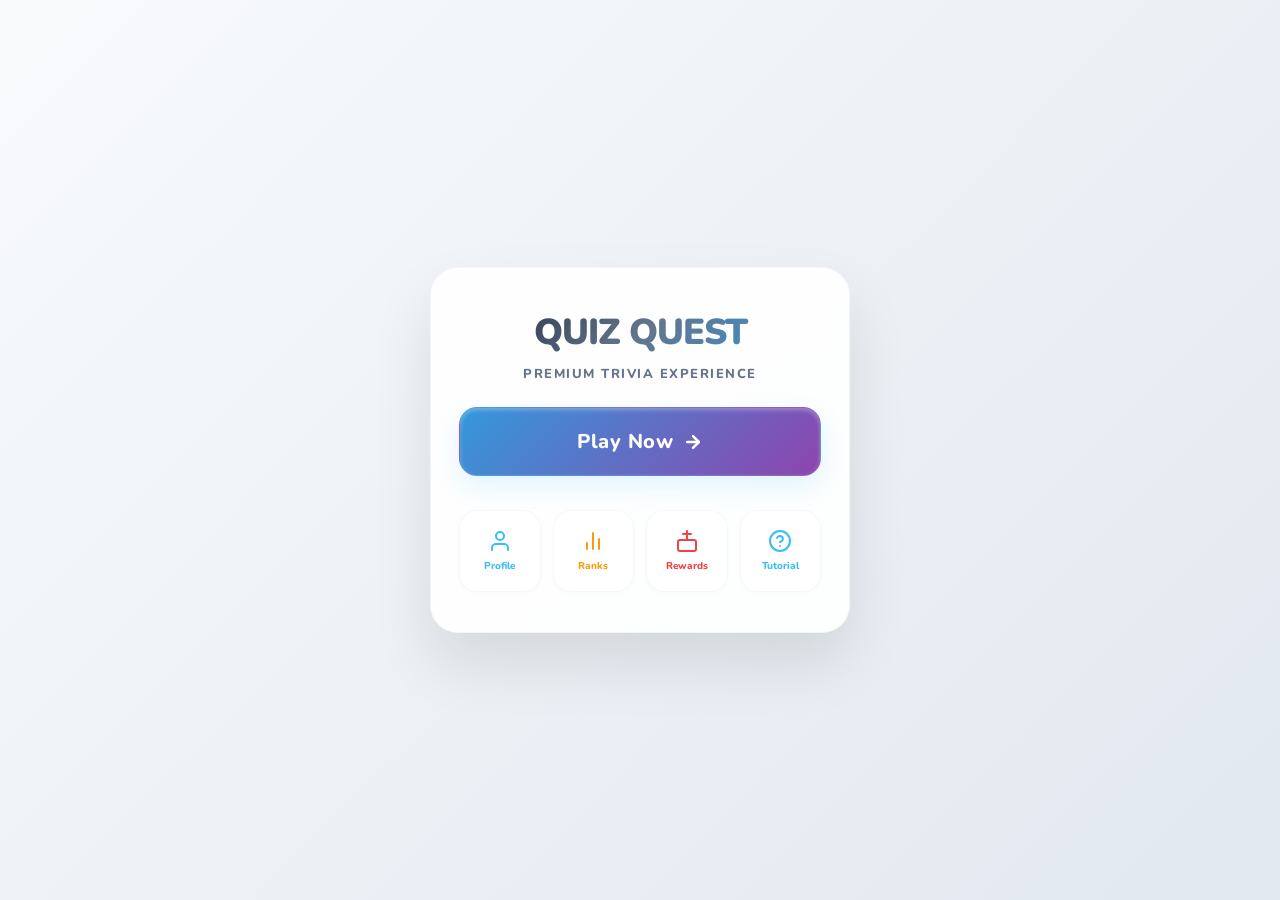
<file: otherGames/quizz.html>
<!DOCTYPE html>
<html lang="en">
<head>
    <meta charset="UTF-8">
    <meta name="viewport" content="width=device-width, initial-scale=1.0, maximum-scale=1.0, user-scalable=no">
    <title>Premium Quiz Quest - Light Edition</title>
    <link href="https://fonts.googleapis.com/css2?family=Nunito:wght=600;700;800;900&display=swap" rel="stylesheet">
    <style>
        :root {
            /* Clean Light Premium Theme Configuration */
            --card-bg: rgba(255, 255, 255, 0.7);
            --gold: #f59e0b;
            --gold-gradient: linear-gradient(135deg, #f59e0b, #f1c40f);
            --bronze: #d35400;
            --emerald: #16a085;
            --rose: #c0392b;
            
            /* Premium Light Slate Theme */
            --theme-bg: linear-gradient(135deg, #f8fafc 0%, #e2e8f0 100%);
            --theme-text: #1e293b;
            --theme-text-light: #64748b;
            --theme-accent: #3498db;
            --theme-accent-gradient: linear-gradient(135deg, #3498db, #8e44ad);
            
            --panel-glass: rgba(255, 255, 255, 0.85);
            --panel-glass-border: rgba(0, 0, 0, 0.05);

            /* Colorful Icon Grid Colors */
            --color-blue: #38bdf8;
            --color-red: #ef4444;
            --color-gold: #f59e0b;
            --color-green: #22c55e;
            --color-orange: #f97316;
        }

        * {
            box-sizing: border-box;
            margin: 0;
            padding: 0;
            user-select: none;
            -webkit-user-select: none;
        }

        body {
            font-family: 'Nunito', sans-serif;
            height: 100vh; 
            width: 100vw;
            display: flex;
            justify-content: center;
            align-items: center;
            overflow: hidden; 
            color: var(--theme-text);
            background: var(--theme-bg);
            background-size: cover;
            background-position: center;
        }

        .ambient-glow {
            position: absolute;
            width: 300px;
            height: 300px;
            background: radial-gradient(circle, rgba(56, 189, 248, 0.1) 0%, rgba(0,0,0,0) 70%);
            top: 10%;
            left: 5%;
            z-index: 0;
            pointer-events: none;
        }
        
        .ambient-glow-2 {
            position: absolute;
            width: 400px;
            height: 400px;
            background: radial-gradient(circle, rgba(142, 68, 173, 0.08) 0%, rgba(0,0,0,0) 70%);
            bottom: 5%;
            right: 5%;
            z-index: 0;
            pointer-events: none;
        }

        .game-container {
            width: 100%;
            max-width: 600px;
            height: 100%;
            display: flex;
            flex-direction: column;
            padding: 16px;
            gap: 12px;
            z-index: 1;
        }

        .header {
            display: flex;
            justify-content: space-between;
            align-items: center;
            flex-shrink: 0;
        }

        .level-badge {
            background: var(--theme-accent-gradient);
            color: #ffffff;
            padding: 8px 18px;
            border-radius: 20px;
            font-weight: 800;
            font-size: 13px;
            letter-spacing: 0.8px;
            text-transform: uppercase;
            position: relative;
            overflow: hidden;
            display: inline-flex;
            align-items: center;
            justify-content: center;
            border: 1px solid rgba(255, 255, 255, 0.2);
            box-shadow: 
                0 6px 16px rgba(56, 189, 248, 0.2),   
                inset 0 2px 5px rgba(255, 255, 255, 0.3);
            text-shadow: 0 1px 3px rgba(0, 0, 0, 0.2);
            backdrop-filter: blur(10px);
            -webkit-backdrop-filter: blur(10px);
        }

        .level-badge::after {
            content: '';
            position: absolute;
            top: 0;
            left: -100%;
            width: 50%;
            height: 100%;
            background: linear-gradient(90deg, transparent, rgba(255, 255, 255, 0.2), transparent);
            transform: skewX(-20deg);
            animation: premium-shimmer 4s infinite;
        }

        @keyframes premium-shimmer {
            0% { left: -100%; }
            20% { left: 200%; }
            100% { left: 200%; }
        }

        .btn-icon {
            width: 38px;
            height: 38px;
            border-radius: 50%;
            background: rgba(0, 0, 0, 0.03);
            border: 1px solid var(--panel-glass-border);
            box-shadow: 0 4px 12px rgba(0,0,0,0.05);
            color: var(--theme-text);
            cursor: pointer;
            display: flex;
            justify-content: center;
            align-items: center;
            transition: all 0.2s cubic-bezier(0.175, 0.885, 0.32, 1.275);
        }

        .btn-icon:hover {
            background: rgba(0, 0, 0, 0.08);
            transform: scale(1.05);
        }

        .btn-icon:active {
            transform: scale(0.95);
        }

        .stats-bar {
            display: flex;
            gap: 12px; 
            background: rgba(255, 255, 255, 0.9);
            padding: 6px 14px; 
            border-radius: 30px;
            align-items: center;
            border: 1px solid rgba(0, 0, 0, 0.03);
            box-shadow: 0 8px 24px rgba(0, 0, 0, 0.05);
            backdrop-filter: blur(12px);
            -webkit-backdrop-filter: blur(12px);
        }

        .stat {
            display: flex;
            align-items: center;
            gap: 8px;
            font-weight: 700;
        }
        
        .stat-icon {
            width: 24px;
            height: 24px;
            display: flex;
            align-items: center;
            justify-content: center;
        }

        .stat-values {
            display: flex;
            flex-direction: column;
            line-height: 1;
        }

        .stat-label {
            font-size: 9px;
            color: var(--theme-text-light);
            text-transform: uppercase;
            font-weight: 800;
        }

        .stat-num {
            font-size: 13px;
            font-weight: 900;
            color: var(--theme-text);
        }

        .category-banner {
            margin-top: 8px;
            display: flex;
            flex-direction: column;
        }

        .category-chip {
            align-self: center;
            background: var(--theme-accent-gradient);
            padding: 6px 20px; 
            border-top-right-radius: 12px;
            border-top-left-radius: 12px;
            text-align: center;
            font-size: 12px;
            font-weight: 900;
            letter-spacing: 1px;
            text-transform: uppercase;
            color: #ffffff;
            box-shadow: 0 -4px 12px rgba(56, 189, 248, 0.1);
            border: 1px solid rgba(255, 255, 255, 0.1);
            border-bottom: none; 
            text-shadow: 0 1px 3px rgba(0, 0, 0, 0.2);
        }

        .quiz-card {
            background: rgba(255, 255, 255, 0.95);
            border-radius: 24px;
            padding: 24px;
            border: 1px solid rgba(0, 0, 0, 0.03);
            box-shadow: 0 20px 40px rgba(0,0,0,0.1);
            backdrop-filter: blur(16px);
            -webkit-backdrop-filter: blur(16px);
            display: flex;
            flex-direction: column;
            gap: 20px;
            flex-grow: 1;
            justify-content: space-between;
        }

        .timer-track {
            width: 100%;
            height: 6px;
            background: rgba(0, 0, 0, 0.05);
            border-radius: 3px;
            overflow: hidden;
        }

        .timer-fluid {
            width: 100%;
            height: 100%;
            background: var(--theme-accent-gradient);
            border-radius: 3px;
            transition: width 1s linear;
        }

        .question-text {
            font-size: clamp(16px, 4.5vw, 22px);
            font-weight: 800;
            line-height: 1.4;
            text-align: center;
            color: var(--theme-text);
            padding: 10px 0;
        }

        .answers-grid {
            display: flex;
            flex-direction: column;
            gap: 12px;
        }

        .btn-answer {
            background: rgba(255, 255, 255, 0.9);
            border: 1px solid rgba(0, 0, 0, 0.05);
            border-radius: 16px;
            padding: 16px 20px;
            color: var(--theme-text);
            font-family: inherit;
            font-size: 15px;
            font-weight: 700;
            text-align: left;
            cursor: pointer;
            display: flex;
            align-items: center;
            justify-content: space-between;
            transition: all 0.2s cubic-bezier(0.175, 0.885, 0.32, 1.275);
            outline: none;
            box-shadow: 0 2px 5px rgba(0,0,0,0.02);
        }

        .btn-answer:hover:not(:disabled) {
            background: rgba(255, 255, 255, 1);
            border-color: rgba(0, 0, 0, 0.1);
            transform: translateY(-2px);
            box-shadow: 0 4px 10px rgba(0,0,0,0.05);
        }

        .btn-answer:active:not(:disabled) {
            transform: scale(0.98);
        }

        .btn-answer.correct {
            background: rgba(22, 160, 133, 0.1) !important;
            border-color: #16a085 !important;
            color: #16a085 !important;
            box-shadow: 0 0 15px rgba(22, 160, 133, 0.2);
        }

        .btn-answer.wrong {
            background: rgba(192, 57, 43, 0.1) !important;
            border-color: #c0392b !important;
            color: #c0392b !important;
            box-shadow: 0 0 15px rgba(192, 57, 43, 0.2);
            animation: shake 0.4s ease-in-out;
        }

        @keyframes shake {
            0%, 100% { transform: translateX(0); }
            20%, 60% { transform: translateX(-6px); }
            40%, 80% { transform: translateX(6px); }
        }

        .answer-index {
            background: rgba(0,0,0,0.05);
            width: 28px;
            height: 28px;
            border-radius: 50%;
            display: flex;
            align-items: center;
            justify-content: center;
            font-size: 12px;
            font-weight: 800;
            color: var(--theme-text-light);
            transition: background 0.2s;
        }

        .btn-answer:hover .answer-index {
            background: var(--theme-accent);
            color: #ffffff;
        }

        .power-ups-bar {
            display: flex;
            justify-content: space-between;
            align-items: center;
            width: 100%;
            padding: 8px 0;
            flex-shrink: 0;
        }

        .power-ups-group {
            display: flex;
            align-items: center;
            gap: 12px;
        }

        .btn-powerup {
            width: 50px;
            height: 50px;
            background: rgba(0,0,0,0.03);
            border: 1px solid rgba(0, 0, 0, 0.05);
            border-radius: 50%;
            position: relative;
            display: flex;
            justify-content: center;
            align-items: center;
            cursor: pointer;
            transition: all 0.2s cubic-bezier(0.175, 0.885, 0.32, 1.275);
            box-shadow: 0 2px 5px rgba(0,0,0,0.02);
        }

        .btn-powerup svg {
            width: 22px;
            height: 22px;
            color: var(--theme-text);
        }

        .btn-powerup:hover:not(:disabled) {
            background: rgba(0,0,0,0.08);
            border-color: rgba(0,0,0,0.1);
            transform: translateY(-3px);
            box-shadow: 0 4px 10px rgba(0,0,0,0.05);
        }

        .btn-powerup:disabled {
            opacity: 0.3;
            cursor: not-allowed;
        }

        .btn-powerup .cost {
            position: absolute;
            bottom: -8px; 
            right: -8px;
            z-index: 2;
            display: flex;
            align-items: center;
            justify-content: center;
            gap: 2px; 
            padding: 3px 6px;
            color: #ffffff;
            font-size: 9px;
            font-weight: 800;
            background: linear-gradient(135deg, #c0392b, #e74c3c);
            border-radius: 10px; 
            border: 1px solid rgba(255, 255, 255, 0.2);
            box-shadow: 0 4px 10px rgba(0, 0, 0, 0.1);
        }

        #mute-btn { color: var(--color-blue); }
        #sound-icon { color: inherit; }
        #btn-5050 { color: var(--color-red); }
        #btn-extra-time { color: var(--color-green); }

        .overlay-backdrop {
            position: fixed;
            top: 0; left: 0; right: 0; bottom: 0;
            background: rgba(255, 255, 255, 0.8);
            backdrop-filter: blur(20px);
            -webkit-backdrop-filter: blur(20px);
            display: flex;
            justify-content: center;
            align-items: center;
            z-index: 100;
            opacity: 0;
            pointer-events: none;
            transition: opacity 0.5s cubic-bezier(0.4, 0, 0.2, 1);
        }

        .overlay-backdrop.active {
            opacity: 1;
            pointer-events: auto;
        }

        .overlay-card {
            background: linear-gradient(135deg, rgba(255, 255, 255, 0.9) 0%, rgba(248, 250, 252, 0.9) 100%);
            border-radius: 28px;
            padding: 36px 28px;
            width: 92%;
            max-width: 400px;
            text-align: center;
            display: flex;
            flex-direction: column;
            gap: 20px;
            position: relative;
            transform: translateY(40px) scale(0.92);
            transition: transform 0.6s cubic-bezier(0.175, 0.885, 0.32, 1.25);
            border: 1px solid rgba(0, 0, 0, 0.03);
            box-shadow: 0 35px 70px rgba(0, 0, 0, 0.1);
        }

        .overlay-backdrop.active .overlay-card {
            transform: translateY(0) scale(1);
        }

        .overlay-title {
            font-size: 28px;
            font-weight: 900;
            background: linear-gradient(135deg, #f97316 0%, #f59e0b 50%, #22c55e 100%);
            -webkit-background-clip: text;
            -webkit-text-fill-color: transparent;
            letter-spacing: -0.5px;
            filter: drop-shadow(0 3px 6px rgba(245, 158, 11, 0.15));
        }

        .score-breakdown {
            background: rgba(0, 0, 0, 0.02);
            border-radius: 22px;
            padding: 20px;
            display: flex;
            flex-direction: column;
            gap: 14px;
            border: 1px solid rgba(0, 0, 0, 0.03);
            box-shadow: inset 0 4px 14px rgba(0, 0, 0, 0.03);
        }

        .score-row {
            display: flex;
            justify-content: space-between;
            align-items: center;
            font-size: 15px;
            font-weight: 700;
            color: var(--theme-text-light);
        }

        .btn-next-level {
            background: var(--theme-accent-gradient);
            color: #ffffff;
            border: 1px solid rgba(255, 255, 255, 0.1);
            padding: 16px;
            border-radius: 18px;
            font-family: inherit;
            font-size: 16px;
            font-weight: 800;
            cursor: pointer;
            letter-spacing: 0.5px;
            display: flex;
            justify-content: center;
            align-items: center;
            gap: 10px;
            box-shadow: 
                0 10px 24px rgba(56, 189, 248, 0.15), 
                inset 0 2px 4px rgba(255, 255, 255, 0.3); 
            transition: all 0.2s cubic-bezier(0.175, 0.885, 0.32, 1.275);
        }

        .btn-next-level:hover {
            transform: translateY(-2px);
            box-shadow: 0 12px 28px rgba(56, 189, 248, 0.25);
        }

        .btn-next-level:active {
            transform: translateY(1px);
        }

        .omni-welcome-portal {
            position: fixed;
            top: 0; left: 0; right: 0; bottom: 0;
            background: var(--theme-bg);
            z-index: 90;
            display: flex;
            justify-content: center;
            align-items: center;
            padding: 20px;
            opacity: 0;
            pointer-events: none;
            transition: opacity 0.4s ease;
        }

        .omni-welcome-portal.active {
            opacity: 1;
            pointer-events: auto;
        }

        .omni-dashboard-card {
            background: rgba(255, 255, 255, 0.9);
            border-radius: 28px;
            padding: 40px 28px;
            width: 100%;
            max-width: 420px;
            border: 1px solid rgba(0,0,0,0.03);
            box-shadow: 0 30px 60px rgba(0,0,0,0.1);
            display: flex;
            flex-direction: column;
            gap: 24px;
            backdrop-filter: blur(20px);
        }

        .portal-title {
            text-align: center;
            font-size: 36px;
            font-weight: 900;
            background: linear-gradient(135deg, var(--theme-text) 0%, var(--theme-text-light) 50%, #3498db 100%);
            -webkit-background-clip: text;
            -webkit-text-fill-color: transparent;
            letter-spacing: -1px;
        }

        .omni-feature-grid {
            display: grid;
            grid-template-columns: repeat(4, 1fr);
            gap: 12px;
            margin-top: 10px;
        }

        .omni-btn-feature {
            background: rgba(255, 255, 255, 0.95);
            border: 1px solid rgba(0,0,0,0.03);
            border-radius: 18px;
            aspect-ratio: 1;
            display: flex;
            flex-direction: column;
            justify-content: center;
            align-items: center;
            cursor: pointer;
            gap: 6px;
            font-size: 10px;
            font-weight: 800;
            color: var(--theme-text-light);
            transition: all 0.2s cubic-bezier(0.175, 0.885, 0.32, 1.275);
            box-shadow: 0 2px 5px rgba(0,0,0,0.02);
        }

        .omni-btn-feature svg {
            width: 24px;
            height: 24px;
            color: inherit;
        }
        .omni-btn-feature[onclick="openProfileModal()"] { color: var(--color-blue); }
        .omni-btn-feature[onclick="openLeaderboardModal()"] { color: var(--color-gold); }
        .omni-btn-feature[onclick="openRewardsModal()"] { color: var(--color-red); }
        .omni-btn-feature[onclick="openTutorialModal()"] { color: var(--color-blue); }

        .omni-btn-feature:hover {
            background: #ffffff;
            border-color: rgba(0,0,0,0.05);
            transform: translateY(-3px);
            color: var(--theme-text);
            box-shadow: 0 4px 10px rgba(0,0,0,0.05);
        }

        .omni-modal-wrapper {
            position: fixed;
            top: 0; left: 0; right: 0; bottom: 0;
            background: rgba(255, 255, 255, 0.8);
            backdrop-filter: blur(16px);
            display: flex;
            justify-content: center;
            align-items: center;
            z-index: 120;
            opacity: 0;
            pointer-events: none;
            transition: opacity 0.4s ease;
        }

        .omni-modal-wrapper.active {
            opacity: 1;
            pointer-events: auto;
        }

        .omni-modal-card {
            background: linear-gradient(135deg, rgba(255, 255, 255, 0.98) 0%, rgba(248, 250, 252, 0.98) 100%);
            border-radius: 28px;
            padding: 30px;
            width: 92%;
            max-width: 440px;
            border: 1px solid rgba(0,0,0,0.03);
            box-shadow: 0 30px 60px rgba(0,0,0,0.1);
            display: flex;
            flex-direction: column;
            gap: 20px;
            position: relative;
        }

        .omni-modal-title {
            font-size: 24px;
            font-weight: 900;
            text-align: center;
            color: var(--theme-text);
        }

        .omni-btn-close {
            background: rgba(0,0,0,0.03);
            color: var(--theme-text);
            border: 1px solid rgba(0,0,0,0.05);
            padding: 12px 24px;
            border-radius: 14px;
            font-family: inherit;
            font-size: 14px;
            font-weight: 800;
            cursor: pointer;
            transition: all 0.2s;
            box-shadow: 0 2px 5px rgba(0,0,0,0.02);
        }

        .omni-btn-close:hover {
            background: rgba(0,0,0,0.08);
            border-color: rgba(0,0,0,0.1);
            box-shadow: 0 4px 10px rgba(0,0,0,0.05);
        }

        .leaderboard-tabs {
            display: flex;
            background: rgba(0,0,0,0.03);
            padding: 4px;
            border-radius: 12px;
            gap: 4px;
        }

        .leaderboard-tab {
            flex: 1;
            padding: 10px;
            text-align: center;
            border-radius: 8px;
            font-size: 13px;
            font-weight: 800;
            cursor: pointer;
            background: transparent;
            border: none;
            color: var(--theme-text-light);
            transition: all 0.2s;
        }

        .leaderboard-tab.active {
            background: rgba(255, 255, 255, 0.9);
            color: var(--theme-text);
            box-shadow: 0 2px 5px rgba(0,0,0,0.02);
        }

        .leaderboard-list {
            display: flex;
            flex-direction: column;
            gap: 8px;
            max-height: 280px;
            overflow-y: auto;
            padding-right: 4px;
        }

        .leaderboard-row {
            display: flex;
            align-items: center;
            justify-content: space-between;
            padding: 10px 14px;
            background: rgba(255,255,255,0.9);
            border: 1px solid rgba(0,0,0,0.03);
            border-radius: 14px;
            transition: transform 0.2s;
            box-shadow: 0 1px 3px rgba(0,0,0,0.01);
        }

        .leaderboard-row:hover {
            transform: translateX(3px);
            background: #ffffff;
            box-shadow: 0 4px 10px rgba(0,0,0,0.03);
        }

        .leaderboard-row.highlighted {
            background: linear-gradient(90deg, rgba(52, 152, 219, 0.05), rgba(142, 68, 173, 0.02));
            border-color: rgba(52, 152, 219, 0.1);
        }

        .rank-info {
            display: flex;
            align-items: center;
            gap: 12px;
        }

        .rank-number {
            width: 24px;
            height: 24px;
            border-radius: 50%;
            display: flex;
            align-items: center;
            justify-content: center;
            font-size: 12px;
            font-weight: 900;
        }

        .rank-1 { background: #f1c40f; color: #78350f; }
        .rank-2 { background: #e2e8f0; color: #334155; }
        .rank-3 { background: #e67e22; color: #ffffff; }
        .rank-other { background: rgba(0,0,0,0.03); color: var(--theme-text-light); }

        .player-name {
            font-weight: 700;
            font-size: 14px;
            color: var(--theme-text);
        }

        .player-score {
            font-weight: 800;
            font-size: 14px;
            color: var(--gold);
        }

        .kinetic-coin {
            position: fixed;
            width: 20px;
            height: 20px;
            background: #f1c40f;
            border: 2px solid #f97316;
            border-radius: 50%;
            box-shadow: 0 0 8px rgba(245, 158, 11, 0.3);
            z-index: 999;
            pointer-events: none;
            display: flex;
            align-items: center;
            justify-content: center;
            color: #ffffff;
            font-size: 10px;
            font-weight: 900;
        }

        .rewards-grid {
            display: grid;
            grid-template-columns: repeat(3, 1fr);
            gap: 10px;
        }

        .reward-card {
            background: rgba(255,255,255,0.9);
            border: 1px solid rgba(0,0,0,0.03);
            border-radius: 16px;
            padding: 14px;
            text-align: center;
            display: flex;
            flex-direction: column;
            gap: 8px;
            align-items: center;
            box-shadow: 0 1px 3px rgba(0,0,0,0.01);
        }

        .reward-card.claimed {
            opacity: 0.5;
            border-color: #27ae60;
        }

        .stars-row {
            display: flex;
            justify-content: center;
            gap: 8px;
            margin-bottom: -8px;
        }

        .star-svg {
            width: 32px;
            height: 32px;
            color: #e2e8f0;
            fill: currentColor;
            transition: transform 0.3s cubic-bezier(0.175, 0.885, 0.32, 1.275);
        }

        .star-svg.filled {
            color: var(--gold);
            filter: drop-shadow(0 0 8px rgba(245, 158, 11, 0.3));
            transform: scale(1.1);
        }

        .name-input-group {
            display: flex;
            flex-direction: column;
            gap: 8px;
            text-align: left;
        }

        .name-input-group label {
            font-size: 12px;
            font-weight: 800;
            color: var(--theme-text-light);
            text-transform: uppercase;
        }

        .premium-input {
            background: rgba(255,255,255,0.95);
            border: 1px solid rgba(0,0,0,0.05);
            border-radius: 12px;
            padding: 12px 16px;
            color: var(--theme-text);
            font-family: inherit;
            font-size: 15px;
            font-weight: 700;
            outline: none;
            transition: all 0.2s;
            box-shadow: 0 1px 3px rgba(0,0,0,0.01);
        }

        .premium-input:focus {
            border-color: var(--theme-accent);
            box-shadow: 0 0 0 3px rgba(52, 152, 219, 0.1);
        }
    </style>
</head>
<body>

<div class="ambient-glow"></div>
<div class="ambient-glow-2"></div>

<!-- MAIN GAME HUD -->
<div class="game-container">
    <div class="header">
        <div style="display: flex; gap: 8px; align-items: center;">
            <button class="btn-icon" onclick="returnToPortal()" title="Go Back">
                <!-- Inline Back Arrow SVG -->
                <svg viewBox="0 0 24 24" fill="none" stroke="currentColor" stroke-width="2.5" stroke-linecap="round" stroke-linejoin="round" style="width: 18px; height: 18px; color: var(--color-blue);">
                    <line x1="19" y1="12" x2="5" y2="12"></line>
                    <polyline points="12 19 5 12 12 5"></polyline>
                </svg>
            </button>
            <div class="level-badge">Level <span id="hud-level">1</span></div>
        </div>
        
        <div class="stats-bar">
            <!-- Score Panel -->
            <div class="stat">
                <div class="stat-icon">
                    <svg viewBox="0 0 24 24" fill="none" stroke="currentColor" stroke-width="2.5" style="color: var(--color-gold);">
                        <polyline points="19.16 23.36 12 20.36 4.84 23.36 8.36 15.36 2.36 9.36 10.36 8.36 12 1.36 13.64 8.36 21.64 9.36 15.64 15.36 19.16 23.36"></polyline>
                    </svg>
                </div>
                <div class="stat-values">
                    <span class="stat-label">Score</span>
                    <span class="stat-num" id="hud-score">0</span>
                </div>
            </div>
            <!-- Coins Panel -->
            <div class="stat">
                <div class="stat-icon">
                    <svg viewBox="0 0 24 24" fill="none" stroke="currentColor" stroke-width="2.5" style="color: var(--color-gold);">
                        <circle cx="12" cy="12" r="8"></circle>
                        <line x1="12" y1="16" x2="12" y2="12"></line>
                        <line x1="12" y1="8" x2="12.01" y2="8"></line>
                    </svg>
                </div>
                <div class="stat-values">
                    <span class="stat-label">Coins</span>
                    <span class="stat-num" id="hud-coins">350</span>
                </div>
            </div>
        </div>
    </div>

    <!-- Themed Header Area -->
    <div class="category-banner">
        <div class="category-chip" id="category-name">Knowledge Hub</div>
        
        <!-- Active Question Area -->
        <div class="quiz-card">
            <div class="timer-track">
                <div class="timer-fluid" id="timer-bar"></div>
            </div>
            
            <div class="question-text" id="active-question">
                Preparing premium challenge configurations...
            </div>
            
            <div class="answers-grid" id="answers-container">
                <!-- Dynamic answer nodes injected here -->
            </div>
        </div>
    </div>

    <!-- Bottom Controls & Lifelines -->
    <div class="power-ups-bar">
        <div class="power-ups-group">
            <button class="btn-powerup" onclick="resetSaveAndReload()" title="Restart Grid">
                <svg viewBox="0 0 24 24" fill="none" stroke="currentColor" stroke-width="2" stroke-linecap="round" stroke-linejoin="round" style="color: var(--color-blue);">
                    <path d="M21.5 2v6h-6M21.34 15.57a10 10 0 1 1-.57-8.38l5.67-5.67"></path>
                </svg>
            </button>
            <button class="btn-powerup" onclick="toggleMute()" id="mute-btn" title="Toggle Sound">
                <svg viewBox="0 0 24 24" fill="none" stroke="currentColor" stroke-width="2" stroke-linecap="round" stroke-linejoin="round" id="sound-icon" style="color: var(--color-blue);">
                    <polygon points="11 5 6 9 2 9 2 15 6 15 11 19 11 5"></polygon>
                    <path d="M19.07 4.93a10 10 0 0 1 0 14.14M15.54 8.46a5 5 0 0 1 0 7.07"></path>
                </svg>
            </button>
        </div>

        <div class="power-ups-group">
            <!-- 50/50 Powerup -->
            <button class="btn-powerup" id="btn-5050" onclick="use5050()" title="50/50 Lifeline">
                <span style="font-weight: 800; font-size: 11px; color: var(--color-red);">50:50</span>
                <span class="cost">50 
                    <svg viewBox="0 0 24 24" fill="currentColor" style="width:8px; height:8px; display:inline-block;"><circle cx="12" cy="12" r="10"></circle></svg>
                </span>
            </button>

            <!-- Extra Time Powerup -->
            <button class="btn-powerup" id="btn-extra-time" onclick="useExtraTime()" title="Gain 15 Seconds">
                <svg viewBox="0 0 24 24" fill="none" stroke="currentColor" stroke-width="2" stroke-linecap="round" stroke-linejoin="round" style="color: var(--color-green);">
                    <circle cx="12" cy="12" r="10"></circle>
                    <polyline points="12 6 12 12 16 14"></polyline>
                </svg>
                <span class="cost">30
                    <svg viewBox="0 0 24 24" fill="currentColor" style="width:8px; height:8px; display:inline-block;"><circle cx="12" cy="12" r="10"></circle></svg>
                </span>
            </button>
        </div>
    </div>
</div>

<!-- OVERLAY: WELCOME PORTAL / HOME SCREEN -->
<div class="omni-welcome-portal active" id="omni-start-screen">
    <div class="omni-dashboard-card">
        <div style="text-align: center; display: flex; flex-direction: column; gap: 8px;">
            <h1 class="portal-title">QUIZ QUEST</h1>
            <p style="color: var(--theme-text-light); font-size: 13px; font-weight: 800; text-transform: uppercase; letter-spacing: 1.5px;">Premium Trivia Experience</p>
        </div>

        <button class="btn-next-level" onclick="startGame()" style="width: 100%; padding: 20px; font-size: 20px;">
            <span>Play Now</span>
            <span style="display:inline-flex;">
                <svg viewBox="0 0 24 24" fill="none" stroke="currentColor" stroke-width="3" stroke-linecap="round" stroke-linejoin="round" style="width:20px; height:20px;">
                    <line x1="5" y1="12" x2="19" y2="12"></line>
                    <polyline points="12 5 19 12 12 19"></polyline>
                </svg>
            </span>
        </button>

        <div class="omni-feature-grid">
            <div class="omni-btn-feature" onclick="openProfileModal()">
                <svg viewBox="0 0 24 24" fill="none" stroke="currentColor" stroke-width="2" stroke-linecap="round" stroke-linejoin="round">
                    <path d="M20 21v-2a4 4 0 0 0-4-4H8a4 4 0 0 0-4 4v2"></path>
                    <circle cx="12" cy="7" r="4"></circle>
                </svg>
                <span>Profile</span>
            </div>
            
            <div class="omni-btn-feature" onclick="openLeaderboardModal()">
                <svg viewBox="0 0 24 24" fill="none" stroke="currentColor" stroke-width="2" stroke-linecap="round" stroke-linejoin="round">
                    <path d="M18 20V10M12 20V4M6 20v-6"></path>
                </svg>
                <span>Ranks</span>
            </div>
            
            <div class="omni-btn-feature" onclick="openRewardsModal()">
                <svg viewBox="0 0 24 24" fill="none" stroke="currentColor" stroke-width="2" stroke-linecap="round" stroke-linejoin="round">
                    <rect x="3" y="11" width="18" height="11" rx="2" ry="2"></rect>
                    <path d="M12 2v9M8 5h8"></path>
                </svg>
                <span>Rewards</span>
            </div>
            
            <div class="omni-btn-feature" onclick="openTutorialModal()">
                <svg viewBox="0 0 24 24" fill="none" stroke="currentColor" stroke-width="2" stroke-linecap="round" stroke-linejoin="round">
                    <circle cx="12" cy="12" r="10"></circle>
                    <path d="M9.09 9a3 3 0 0 1 5.83 1c0 2-3 3-3 3M12 17h.01"></path>
                </svg>
                <span>Tutorial</span>
            </div>
        </div>
    </div>
</div>

<!-- SUB MODAL: LEADERBOARD -->
<div class="omni-modal-wrapper" id="modal-leaderboard">
    <div class="omni-modal-card">
        <h3 class="omni-modal-title">Global Leaderboard</h3>
        
        <div class="leaderboard-tabs">
            <button class="leaderboard-tab active" onclick="switchLeaderboardTab('global')">Global Ranks</button>
            <button class="leaderboard-tab" onclick="switchLeaderboardTab('local')">My Runs</button>
        </div>

        <div class="leaderboard-list" id="leaderboard-container">
            <!-- Dynamically populating ranking rows -->
        </div>

        <button class="omni-btn-close" onclick="closeModal('modal-leaderboard')">Return</button>
    </div>
</div>

<!-- SUB MODAL: TUTORIAL -->
<div class="omni-modal-wrapper" id="modal-tutorial">
    <div class="omni-modal-card" style="max-width: 380px;">
        <h3 class="omni-modal-title" style="color: var(--gold);">How To Play</h3>
        
        <div style="display:flex; flex-direction:column; gap:16px; color:var(--theme-text-light); font-size:14px; text-align:left; line-height:1.5;">
            <div style="display:flex; gap:12px;">
                <span style="font-size:20px; color:var(--theme-text);">⚡</span>
                <div>
                    <h4 style="color:var(--theme-text); font-weight:800; margin-bottom:2px;">Select Fast</h4>
                    <p>Read the question and select the correct answer. The faster you solve, the higher your streak bonus!</p>
                </div>
            </div>
            <div style="display:flex; gap:12px;">
                <span style="font-size:20px; color:var(--color-gold);">🪙</span>
                <div>
                    <h4 style="color:var(--theme-text); font-weight:800; margin-bottom:2px;">Utilize Lifelines</h4>
                    <p>Spend earned gold coins on <b>50:50</b> to vaporize wrong answers, or buy <b>Extra Time</b> if the clock is running out.</p>
                </div>
            </div>
            <div style="display:flex; gap:12px;">
                <span style="font-size:20px; color:var(--color-green);">📈</span>
                <div>
                    <h4 style="color:var(--theme-text); font-weight:800; margin-bottom:2px;">Climb the Ranks</h4>
                    <p>Stack points to update your high score and bypass simulated online competitors globally!</p>
                </div>
            </div>
        </div>

        <button class="omni-btn-close" onclick="closeModal('modal-tutorial')">Awesome, Got it!</button>
    </div>
</div>

<!-- SUB MODAL: DAILY REWARDS -->
<div class="omni-modal-wrapper" id="modal-rewards">
    <div class="omni-modal-card">
        <h3 class="omni-modal-title" style="color: var(--gold);">Daily Progression</h3>
        <p style="color: var(--theme-text-light); font-size: 13px; text-align: center;">Unlock instant bonuses each day you login!</p>
        
        <div class="rewards-grid" id="daily-rewards-grid">
            <!-- Generated nodes -->
        </div>

        <button class="btn-next-level" id="btn-claim-daily" onclick="claimDailyReward()" style="padding:12px;">Claim Bonus</button>
        <button class="omni-btn-close" onclick="closeModal('modal-rewards')">Back</button>
    </div>
</div>

<!-- SUB MODAL: PROFILE MODIFICATION -->
<div class="omni-modal-wrapper" id="modal-profile">
    <div class="omni-modal-card">
        <h3 class="omni-modal-title">Player Profile</h3>
        
        <div class="name-input-group">
            <label for="username-field">Setup Username</label>
            <input type="text" id="username-field" class="premium-input" maxlength="15" placeholder="Enter custom name...">
        </div>

        <button class="btn-next-level" onclick="saveUserProfile()" style="padding:12px;">Save Profile</button>
        <button class="omni-btn-close" onclick="closeModal('modal-profile')">Discard</button>
    </div>
</div>

<!-- LEVEL COMPLETE / GAME OVER OVERLAY -->
<div class="overlay-backdrop" id="level-complete-overlay">
    <div class="overlay-card">
        <h2 class="overlay-title" id="complete-title">Level Complete!</h2>
        
        <div class="stars-row">
            <svg class="star-svg" id="star-1" viewBox="0 0 24 24"><path d="M12 2l3.09 6.26L22 9.27l-5 4.87 1.18 6.88L12 17.77l-6.18 3.25L7 14.14 2 9.27l6.91-1.01L12 2z"/></svg>
            <svg class="star-svg" id="star-2" viewBox="0 0 24 24"><path d="M12 2l3.09 6.26L22 9.27l-5 4.87 1.18 6.88L12 17.77l-6.18 3.25L7 14.14 2 9.27l6.91-1.01L12 2z"/></svg>
            <svg class="star-svg" id="star-3" viewBox="0 0 24 24"><path d="M12 2l3.09 6.26L22 9.27l-5 4.87 1.18 6.88L12 17.77l-6.18 3.25L7 14.14 2 9.27l6.91-1.01L12 2z"/></svg>
        </div>
        
        <div class="score-breakdown">
            <div class="score-row">
                <span>Core Score</span>
                <span id="complete-score-val" style="font-weight: 800; color: var(--theme-text);">+0</span>
            </div>
            <div class="score-row">
                <span>Streak Bonus</span>
                <span id="complete-streak-val" style="font-weight: 800; color: var(--gold);">+0</span>
            </div>
            <div class="score-row" style="border-top:1px dashed rgba(0,0,0,0.1); padding-top:10px; margin-top:4px;">
                <span>Total Accumulated</span>
                <span id="complete-total-val" style="font-weight: 900; color: #16a085;">0</span>
            </div>
        </div>

        <button class="btn-next-level" onclick="continueToNextRound()">
            <span id="continue-btn-text">Proceed Ahead</span>
            <span style="display:inline-flex;">
                <svg viewBox="0 0 24 24" fill="none" stroke="currentColor" stroke-width="3" stroke-linecap="round" stroke-linejoin="round" style="width:16px; height:16px;">
                    <line x1="5" y1="12" x2="19" y2="12"></line>
                    <polyline points="12 5 19 12 12 19"></polyline>
                </svg>
            </span>
        </button>
    </div>
</div>

<script>
    /**
     * SYNTHETIC SOUND EFFECTS ENGINE (Web Audio API)
     * Prevents non-functional audio errors while keeping the audio experience world-class.
     */
    const SynthAudio = {
        ctx: null,
        isMuted: false,

        init() {
            if (!this.ctx) {
                this.ctx = new (window.AudioContext || window.webkitAudioContext)();
            }
        },

        playClick() {
            if (this.isMuted) return;
            this.init();
            const now = this.ctx.currentTime;
            const osc = this.ctx.createOscillator();
            const gain = this.ctx.createGain();

            osc.type = 'sine';
            osc.frequency.setValueAtTime(600, now);
            osc.frequency.exponentialRampToValueAtTime(150, now + 0.1);

            gain.gain.setValueAtTime(0.15, now);
            gain.gain.exponentialRampToValueAtTime(0.01, now + 0.1);

            osc.connect(gain);
            gain.connect(this.ctx.destination);
            osc.start(now);
            osc.stop(now + 0.1);
        },

        playCoin() {
            if (this.isMuted) return;
            this.init();
            const now = this.ctx.currentTime;
            const osc1 = this.ctx.createOscillator();
            const osc2 = this.ctx.createOscillator();
            const gain = this.ctx.createGain();

            osc1.type = 'sine';
            osc1.frequency.setValueAtTime(523.25, now); // C5
            osc1.frequency.setValueAtTime(659.25, now + 0.08); // E5

            osc2.type = 'triangle';
            osc2.frequency.setValueAtTime(1046.50, now + 0.08); // C6

            gain.gain.setValueAtTime(0.1, now);
            gain.gain.exponentialRampToValueAtTime(0.001, now + 0.3);

            osc1.connect(gain);
            osc2.connect(gain);
            gain.connect(this.ctx.destination);

            osc1.start(now);
            osc2.start(now + 0.08);
            osc1.stop(now + 0.3);
            osc2.stop(now + 0.3);
        },

        playCorrect() {
            if (this.isMuted) return;
            this.init();
            const now = this.ctx.currentTime;
            const osc = this.ctx.createOscillator();
            const gain = this.ctx.createGain();

            osc.type = 'triangle';
            osc.frequency.setValueAtTime(440, now); // A4
            osc.frequency.setValueAtTime(554.37, now + 0.08); // C#5
            osc.frequency.setValueAtTime(659.25, now + 0.16); // E5
            osc.frequency.setValueAtTime(880, now + 0.24); // A5

            gain.gain.setValueAtTime(0.12, now);
            gain.gain.exponentialRampToValueAtTime(0.001, now + 0.45);

            osc.connect(gain);
            gain.connect(this.ctx.destination);
            osc.start(now);
            osc.stop(now + 0.45);
        },

        playWrong() {
            if (this.isMuted) return;
            this.init();
            const now = this.ctx.currentTime;
            const osc = this.ctx.createOscillator();
            const gain = this.ctx.createGain();

            osc.type = 'sawtooth';
            osc.frequency.setValueAtTime(180, now);
            osc.frequency.linearRampToValueAtTime(90, now + 0.3);

            gain.gain.setValueAtTime(0.15, now);
            gain.gain.exponentialRampToValueAtTime(0.001, now + 0.35);

            osc.connect(gain);
            gain.connect(this.ctx.destination);
            osc.start(now);
            osc.stop(now + 0.35);
        },

        playPowerUp() {
            if (this.isMuted) return;
            this.init();
            const now = this.ctx.currentTime;
            const osc = this.ctx.createOscillator();
            const gain = this.ctx.createGain();

            osc.type = 'sine';
            osc.frequency.setValueAtTime(200, now);
            osc.frequency.exponentialRampToValueAtTime(1200, now + 0.4);

            gain.gain.setValueAtTime(0.1, now);
            gain.gain.exponentialRampToValueAtTime(0.001, now + 0.4);

            osc.connect(gain);
            gain.connect(this.ctx.destination);
            osc.start(now);
            osc.stop(now + 0.4);
        },

        playLevelComplete() {
            if (this.isMuted) return;
            this.init();
            const now = this.ctx.currentTime;
            const notes = [261.63, 329.63, 392.00, 523.25, 659.25, 783.99, 1046.50];
            
            notes.forEach((freq, index) => {
                const osc = this.ctx.createOscillator();
                const gain = this.ctx.createGain();
                
                osc.type = 'sine';
                osc.frequency.setValueAtTime(freq, now + (index * 0.08));
                
                gain.gain.setValueAtTime(0.08, now + (index * 0.08));
                gain.gain.exponentialRampToValueAtTime(0.001, now + (index * 0.08) + 0.5);
                
                osc.connect(gain);
                gain.connect(this.ctx.destination);
                osc.start(now + (index * 0.08));
                osc.stop(now + (index * 0.08) + 0.5);
            });
        }
    };

    /**
     * QUESTION AND DATABASE MANAGER
     */
    const QuizDatabase = [
        {
            category: "Technology",
            questions: [
                { q: "Which core programming language is commonly used to program modern smart contracts?", a: ["Solidity", "Python", "C++", "Java"], correct: 0 },
                { q: "What does SQL stand for in data structural management?", a: ["Structured Query Language", "System Query Locator", "Simple Queue List", "Standard Query Logic"], correct: 0 },
                { q: "In web engineering, what is the standard local port assigned to HTTPS traffic?", a: ["80", "8080", "443", "22"], correct: 2 }
            ]
        },
        {
            category: "South African Geography",
            questions: [
                { q: "Which South African city is historically referred to as the 'Jacaranda City'?", a: ["Johannesburg", "Pretoria", "Cape Town", "Durban"], correct: 1 },
                { q: "What major river forms the northern boundary of South Africa?", a: ["Vaal River", "Limpopo River", "Orange River", "Zambezi River"], correct: 1 },
                { q: "In which province of South Africa is the scenic Drakensberg range primarily situated?", a: ["Gauteng", "KwaZulu-Natal", "Limpopo", "Mpumalanga"], correct: 1 }
            ]
        },
        {
            category: "General Sciences",
            questions: [
                { q: "What element is the main component of organic chemistry?", a: ["Oxygen", "Carbon", "Nitrogen", "Hydrogen"], correct: 1 },
                { q: "What is the speed of light in vacuum (approximate metric value)?", a: ["300,000 km/s", "150,000 km/s", "500,000 km/s", "1,000,000 km/s"], correct: 0 }
            ]
        }
    ];

    /**
     * STATE CORE ENGINE
     */
    const State = {
        username: "Guest_Player",
        coins: 350,
        score: 0,
        currentLevel: 1,
        currentCategoryIdx: 0,
        currentQuestionIdx: 0,
        timerValue: 15,
        timerInterval: null,
        levelCorrectAnswers: 0,
        levelTotalQuestions: 3,
        answersMuted: false,
        fiftyFiftyUsed: false,
        rewardsClaimed: []
    };

    function saveToStorage() {
        localStorage.setItem("quiz_quest_username", State.username);
        localStorage.setItem("quiz_quest_coins", State.coins);
        localStorage.setItem("quiz_quest_score", State.score);
        localStorage.setItem("quiz_quest_level", State.currentLevel);
        localStorage.setItem("quiz_quest_rewards", JSON.stringify(State.rewardsClaimed));
    }

    function loadFromStorage() {
        const savedName = localStorage.getItem("quiz_quest_username");
        if (savedName) State.username = savedName;
        
        const savedCoins = localStorage.getItem("quiz_quest_coins");
        if (savedCoins) State.coins = parseInt(savedCoins);
        
        const savedScore = localStorage.getItem("quiz_quest_score");
        if (savedScore) State.score = parseInt(savedScore);
        
        const savedLevel = localStorage.getItem("quiz_quest_level");
        if (savedLevel) State.currentLevel = parseInt(savedLevel);

        const savedRewards = localStorage.getItem("quiz_quest_rewards");
        if (savedRewards) State.rewardsClaimed = JSON.parse(savedRewards);

        updateHUD();
    }

    window.addEventListener("load", () => {
        loadFromStorage();
        initGlobalLeaderboardData();
        populateDailyRewardsPanel();
    });

    function updateHUD() {
        document.getElementById("hud-level").textContent = State.currentLevel;
        document.getElementById("hud-score").textContent = State.score;
        document.getElementById("hud-coins").textContent = State.coins;
    }

    function returnToPortal() {
        SynthAudio.playClick();
        clearInterval(State.timerInterval);
        document.getElementById("omni-start-screen").classList.add("active");
    }

    function startGame() {
        SynthAudio.playClick();
        document.getElementById("omni-start-screen").classList.remove("active");
        
        State.currentCategoryIdx = (State.currentLevel - 1) % QuizDatabase.length;
        State.currentQuestionIdx = 0;
        State.levelCorrectAnswers = 0;
        
        loadQuestion();
    }

    function loadQuestion() {
        const category = QuizDatabase[State.currentCategoryIdx];
        const currentQuestion = category.questions[State.currentQuestionIdx];
        
        State.levelTotalQuestions = category.questions.length;
        State.fiftyFiftyUsed = false;
        
        document.getElementById("btn-5050").disabled = false;
        document.getElementById("btn-extra-time").disabled = false;

        document.getElementById("category-name").textContent = category.category;
        document.getElementById("active-question").textContent = currentQuestion.q;
        
        const answersContainer = document.getElementById("answers-container");
        answersContainer.innerHTML = "";
        
        currentQuestion.a.forEach((choice, index) => {
            const btn = document.createElement("button");
            btn.className = "btn-answer";
            btn.innerHTML = `
                <span>${choice}</span>
                <span class="answer-index">${String.fromCharCode(65 + index)}</span>
            `;
            btn.onclick = () => selectAnswer(index);
            answersContainer.appendChild(btn);
        });

        startQuestionTimer();
    }

    function startQuestionTimer() {
        clearInterval(State.timerInterval);
        State.timerValue = 15;
        const timerBar = document.getElementById("timer-bar");
        timerBar.style.width = "100%";
        
        State.timerInterval = setInterval(() => {
            State.timerValue--;
            const percentage = (State.timerValue / 15) * 100;
            timerBar.style.width = percentage + "%";
            
            if (State.timerValue <= 0) {
                clearInterval(State.timerInterval);
                handleTimeExpiration();
            }
        }, 1000);
    }

    function handleTimeExpiration() {
        SynthAudio.playWrong();
        
        const btns = document.querySelectorAll(".btn-answer");
        btns.forEach(btn => btn.disabled = true);

        const correctIndex = QuizDatabase[State.currentCategoryIdx].questions[State.currentQuestionIdx].correct;
        btns[correctIndex].classList.add("correct");

        setTimeout(() => {
            progressNext();
        }, 2000);
    }

    function selectAnswer(index) {
        clearInterval(State.timerInterval);
        const btns = document.querySelectorAll(".btn-answer");
        btns.forEach(btn => btn.disabled = true);

        const correctIdx = QuizDatabase[State.currentCategoryIdx].questions[State.currentQuestionIdx].correct;
        
        if (index === correctIdx) {
            SynthAudio.playCorrect();
            btns[index].classList.add("correct");
            State.levelCorrectAnswers++;
            
            const rect = btns[index].getBoundingClientRect();
            triggerCoinFountain(rect.left + rect.width / 2, rect.top + rect.height / 2);
            
            const speedPoints = State.timerValue * 5;
            State.score += 100 + speedPoints;
            State.coins += 10;
            updateHUD();
            saveToStorage();
        } else {
            SynthAudio.playWrong();
            btns[index].classList.add("wrong");
            btns[correctIdx].classList.add("correct");
        }

        setTimeout(() => {
            progressNext();
        }, 2000);
    }

    function progressNext() {
        State.currentQuestionIdx++;
        if (State.currentQuestionIdx < State.levelTotalQuestions) {
            loadQuestion();
        } else {
            concludeRound();
        }
    }

    function use5050() {
        if (State.fiftyFiftyUsed) return;
        if (State.coins < 50) {
            SynthAudio.playWrong();
            alert("Insufficient Coins!");
            return;
        }
        
        SynthAudio.playPowerUp();
        State.coins -= 50;
        updateHUD();
        saveToStorage();
        State.fiftyFiftyUsed = true;
        document.getElementById("btn-5050").disabled = true;

        const correctIdx = QuizDatabase[State.currentCategoryIdx].questions[State.currentQuestionIdx].correct;
        const btns = document.querySelectorAll(".btn-answer");
        
        let vanishedCount = 0;
        for (let i = 0; i < btns.length; i++) {
            if (i !== correctIdx && vanishedCount < 2) {
                btns[i].style.opacity = "0.15";
                btns[i].disabled = true;
                vanishedCount++;
            }
        }
    }

    function useExtraTime() {
        if (State.coins < 30) {
            SynthAudio.playWrong();
            alert("Insufficient Coins!");
            return;
        }

        SynthAudio.playPowerUp();
        State.coins -= 30;
        updateHUD();
        saveToStorage();
        document.getElementById("btn-extra-time").disabled = true;

        State.timerValue = Math.min(State.timerValue + 15, 30);
        const timerBar = document.getElementById("timer-bar");
        const percentage = (State.timerValue / 15) * 100;
        timerBar.style.width = percentage + "%";
    }

    function concludeRound() {
        SynthAudio.playLevelComplete();
        
        const accuracy = State.levelCorrectAnswers / State.levelTotalQuestions;
        let stars = 1;
        if (accuracy >= 1) stars = 3;
        else if (accuracy >= 0.6) stars = 2;

        document.getElementById("star-1").classList.remove("filled");
        document.getElementById("star-2").classList.remove("filled");
        document.getElementById("star-3").classList.remove("filled");

        setTimeout(() => {
            if (stars >= 1) document.getElementById("star-1").classList.add("filled");
        }, 200);
        setTimeout(() => {
            if (stars >= 2) document.getElementById("star-2").classList.add("filled");
        }, 400);
        setTimeout(() => {
            if (stars >= 3) document.getElementById("star-3").classList.add("filled");
        }, 600);

        const scoreGained = State.levelCorrectAnswers * 100;
        const bonusPoints = (stars === 3) ? 150 : (stars === 2 ? 50 : 0);
        const finalRoundTotalPoints = scoreGained + bonusPoints;

        document.getElementById("complete-title").textContent = stars >= 2 ? "Victory Complete!" : "Try Again!";
        document.getElementById("complete-score-val").textContent = "+" + scoreGained;
        document.getElementById("complete-streak-val").textContent = "+" + bonusPoints;
        document.getElementById("complete-total-val").textContent = finalRoundTotalPoints + " pts";
        
        document.getElementById("continue-btn-text").textContent = stars >= 2 ? "Next Level" : "Retry Level";

        document.getElementById("level-complete-overlay").classList.add("active");
        
        if (stars >= 2) {
            State.currentLevel++;
        }
        saveToStorage();
        updateHUD();
        updateCompetitiveLeaderboards();
    }

    function continueToNextRound() {
        SynthAudio.playClick();
        document.getElementById("level-complete-overlay").classList.remove("active");
        startGame();
    }

    function resetSaveAndReload() {
        SynthAudio.playClick();
        if(confirm("Confirm resetting level data? Current progress resets.")) {
            State.currentQuestionIdx = 0;
            State.levelCorrectAnswers = 0;
            loadQuestion();
        }
    }

    function toggleMute() {
        SynthAudio.isMuted = !SynthAudio.isMuted;
        SynthAudio.playClick();
        const btn = document.getElementById("sound-icon");
        if (SynthAudio.isMuted) {
            btn.style.opacity = "0.4";
        } else {
            btn.style.opacity = "1";
        }
    }

    let currentLeaderboardTab = "global";
    const botArchetypes = [
        { name: "Sipho_Tech", minScale: 500, maxScale: 800 },
        { name: "Kea_Code", minScale: 400, maxScale: 700 },
        { name: "GautengA1", minScale: 300, maxScale: 600 },
        { name: "SolidityPro", minScale: 200, maxScale: 500 },
        { name: "MicroSaaS_F", minScale: 100, maxScale: 400 }
    ];

    function initGlobalLeaderboardData() {
        if (!localStorage.getItem("quiz_leaderboard_global")) {
            const prefilledEntries = botArchetypes.map((bot, idx) => {
                const scoreScaling = (6 - idx) * 450 + Math.floor(Math.random() * 200);
                return { name: bot.name, score: scoreScaling, bot: true };
            });
            localStorage.setItem("quiz_leaderboard_global", JSON.stringify(prefilledEntries));
        }
    }

    function updateCompetitiveLeaderboards() {
        let globalRanks = JSON.parse(localStorage.getItem("quiz_leaderboard_global")) || [];
        
        let playerIdx = globalRanks.findIndex(r => r.name === State.username);
        if (playerIdx !== -1) {
            if (State.score > globalRanks[playerIdx].score) {
                globalRanks[playerIdx].score = State.score;
            }
        } else {
            globalRanks.push({ name: State.username, score: State.score, bot: false });
        }

        globalRanks = globalRanks.map(item => {
            if (item.bot && Math.random() > 0.6) {
                item.score += Math.floor(Math.random() * 80) + 10;
            }
            return item;
        });

        globalRanks.sort((a, b) => b.score - a.score);
        localStorage.setItem("quiz_leaderboard_global", JSON.stringify(globalRanks));

        let localHistory = JSON.parse(localStorage.getItem("quiz_runs_history")) || [];
        localHistory.push({ date: new Date().toLocaleDateString(), score: State.score });
        localHistory.sort((a,b) => b.score - a.score);
        localStorage.setItem("quiz_runs_history", JSON.stringify(localHistory.slice(0, 10)));
    }

    function populateLeaderboardView() {
        const container = document.getElementById("leaderboard-container");
        container.innerHTML = "";

        if (currentLeaderboardTab === "global") {
            let globalRanks = JSON.parse(localStorage.getItem("quiz_leaderboard_global")) || [];
            globalRanks.forEach((item, index) => {
                const row = document.createElement("div");
                row.className = `leaderboard-row ${item.name === State.username ? 'highlighted' : ''}`;
                
                let rankClass = "rank-other";
                if (index === 0) rankClass = "rank-1";
                else if (index === 1) rankClass = "rank-2";
                else if (index === 2) rankClass = "rank-3";

                row.innerHTML = `
                    <div class="rank-info">
                        <div class="rank-number ${rankClass}">${index + 1}</div>
                        <span class="player-name">${item.name} ${item.name === State.username ? ' (You)' : ''}</span>
                    </div>
                    <span class="player-score">${item.score} pts</span>
                `;
                container.appendChild(row);
            });
        } else {
            let localRuns = JSON.parse(localStorage.getItem("quiz_runs_history")) || [];
            if (localRuns.length === 0) {
                container.innerHTML = `<div style="text-align:center; padding:20px; color:var(--theme-text-light); font-size:14px;">No runs completed yet!</div>`;
                return;
            }
            localRuns.forEach((run, index) => {
                const row = document.createElement("div");
                row.className = "leaderboard-row";
                row.innerHTML = `
                    <div class="rank-info">
                        <div class="rank-number rank-other">${index + 1}</div>
                        <span class="player-name">Run date: ${run.date}</span>
                    </div>
                    <span class="player-score">${run.score} pts</span>
                `;
                container.appendChild(row);
            });
        }
    }

    function switchLeaderboardTab(tab) {
        SynthAudio.playClick();
        currentLeaderboardTab = tab;
        
        const tabs = document.querySelectorAll(".leaderboard-tab");
        tabs[0].classList.toggle("active", tab === 'global');
        tabs[1].classList.toggle("active", tab === 'local');
        
        populateLeaderboardView();
    }

    function openModal(id) {
        SynthAudio.playClick();
        document.getElementById(id).classList.add("active");
    }

    function closeModal(id) {
        SynthAudio.playClick();
        document.getElementById(id).classList.remove("active");
    }

    function openLeaderboardModal() {
        populateLeaderboardView();
        openModal("modal-leaderboard");
    }

    function openTutorialModal() {
        openModal("modal-tutorial");
    }

    function openRewardsModal() {
        openModal("modal-rewards");
    }

    function openProfileModal() {
        document.getElementById("username-field").value = State.username;
        openModal("modal-profile");
    }

    function saveUserProfile() {
        const val = document.getElementById("username-field").value.trim();
        if (val.length < 3) {
            SynthAudio.playWrong();
            alert("Please select a larger premium alias (min 3 chars).");
            return;
        }
        
        let globalRanks = JSON.parse(localStorage.getItem("quiz_leaderboard_global")) || [];
        globalRanks = globalRanks.map(item => {
            if (item.name === State.username) {
                item.name = val;
            }
            return item;
        });
        localStorage.setItem("quiz_leaderboard_global", JSON.stringify(globalRanks));
        
        State.username = val;
        saveToStorage();
        closeModal("modal-profile");
    }

    const RewardsDatabase = [
        { day: 1, type: "Coins", reward: 100 },
        { day: 2, type: "Coins", reward: 150 },
        { day: 3, type: "Coins", reward: 250 },
        { day: 4, type: "Coins", reward: 350 },
        { day: 5, type: "Coins", reward: 500 },
        { day: 6, type: "Coins", reward: 1000 }
    ];

    function populateDailyRewardsPanel() {
        const container = document.getElementById("daily-rewards-grid");
        container.innerHTML = "";

        RewardsDatabase.forEach((dayData, idx) => {
            const card = document.createElement("div");
            const isClaimed = State.rewardsClaimed.includes(dayData.day);
            
            card.className = `reward-card ${isClaimed ? 'claimed' : ''}`;
            card.innerHTML = `
                <div style="font-size: 11px; font-weight:800; color:var(--theme-text-light); text-transform:uppercase;">Day ${dayData.day}</div>
                <div style="font-size: 20px; margin: 4px 0;">🪙</div>
                <div style="font-size:13px; font-weight:900; color:var(--theme-text);">+${dayData.reward}</div>
            `;
            container.appendChild(card);
        });

        const currentUnclaimedDay = RewardsDatabase.find(d => !State.rewardsClaimed.includes(d.day));
        const claimBtn = document.getElementById("btn-claim-daily");
        if (!currentUnclaimedDay) {
            claimBtn.textContent = "All Claimed!";
            claimBtn.disabled = true;
        } else {
            claimBtn.textContent = `Claim Day ${currentUnclaimedDay.day} Bonus`;
            claimBtn.disabled = false;
        }
    }

    function claimDailyReward() {
        const nextUnclaimed = RewardsDatabase.find(d => !State.rewardsClaimed.includes(d.day));
        if (!nextUnclaimed) return;

        SynthAudio.playCoin();
        State.coins += nextUnclaimed.reward;
        State.rewardsClaimed.push(nextUnclaimed.day);
        
        saveToStorage();
        updateHUD();
        populateDailyRewardsPanel();
    }

    function triggerCoinFountain(startX, startY) {
        const coinsToSpawn = 8;
        const hudCoinsEl = document.getElementById("hud-coins");
        const targetRect = hudCoinsEl.getBoundingClientRect();
        const destX = targetRect.left + targetRect.width / 2;
        const destY = targetRect.top + targetRect.height / 2;

        for (let i = 0; i < coinsToSpawn; i++) {
            setTimeout(() => {
                const coin = document.createElement("div");
                coin.className = "kinetic-coin";
                coin.innerHTML = "$";
                coin.style.left = startX + "px";
                coin.style.top = startY + "px";
                
                const angle = Math.random() * Math.PI * 2;
                const velocity = 50 + Math.random() * 80;
                const scatterX = Math.cos(angle) * velocity;
                const scatterY = Math.sin(angle) * velocity;
                
                document.body.appendChild(coin);
                
                coin.animate([
                    { transform: 'translate(0, 0) scale(0.5)', opacity: 0 },
                    { transform: `translate(${scatterX}px, ${scatterY}px) scale(1.2)`, opacity: 1, offset: 0.2 },
                    { transform: `translate(${scatterX}px, ${scatterY}px) scale(1.0)`, opacity: 1, offset: 0.4 },
                    { left: destX + "px", top: destY + "px", transform: 'scale(0.5)', opacity: 0.2 }
                ], {
                    duration: 900,
                    easing: 'cubic-bezier(0.25, 1, 0.5, 1)'
                });

                setTimeout(() => {
                    coin.remove();
                    SynthAudio.playCoin();
                }, 900);
            }, i * 60);
        }
    }
</script>
</body>
</html>
</file>
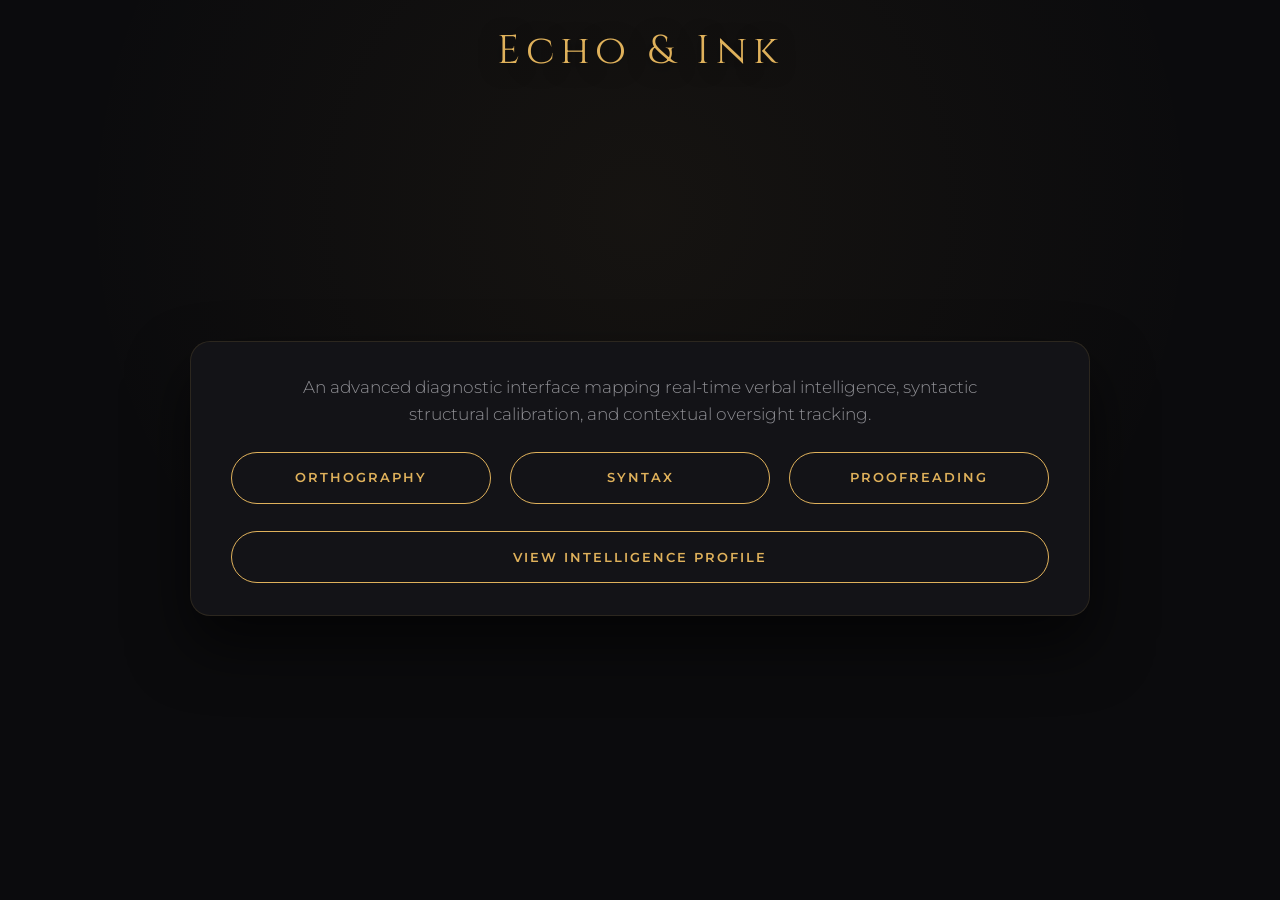
<file: otherGames/echo&ink/echo.html>
<!DOCTYPE html>
<html lang="en">
<head>
    <meta charset="UTF-8">
    <meta name="viewport" content="width=device-width, initial-scale=1.0">
    <title>Echo & Ink — Premium Language Masterclass & Analytics</title>
    <link rel="preconnect" href="https://fonts.googleapis.com">
    <link rel="preconnect" href="https://fonts.gstatic.com" crossorigin>
    <link href="https://fonts.googleapis.com/css2?family=Cinzel:wght@400;600;700&family=Montserrat:wght@200;300;400;500;600&display=swap" rel="stylesheet">
    <style>
        :root {
            --bg-primary: #0b0b0d;
            --bg-secondary: #131317;
            --bg-card: #1a1a22;
            --accent-gold: #dfb15b;
            --accent-gold-glow: rgba(223, 177, 91, 0.15);
            --accent-amber: #ff9500;
            --accent-amber-glow: rgba(255, 149, 0, 0.2);
            --text-main: #f5f5f7;
            --text-muted: #8e8e93;
            --success-green: #30d158;
            --error-red: #ff453a;
            --card-border: rgba(223, 177, 91, 0.12);
        }

        * {
            box-sizing: border-box;
            margin: 0;
            padding: 0;
        }

        body {
            background-color: var(--bg-primary);
            color: var(--text-main);
            font-family: 'Montserrat', sans-serif;
            height: 100vh;
            height: 100dvh;
            display: flex;
            flex-direction: column;
            justify-content: space-between;
            align-items: center;
            overflow: hidden; /* Prevent background and body scroll to avoid top/bottom empty spaces */
            padding: 1.5rem;
            position: relative;
        }

        .ambient-glow {
            position: absolute;
            top: -10%;
            left: 50%;
            transform: translate(-50%, 0);
            width: 100%;
            height: 600px;
            background: radial-gradient(circle, rgba(223, 177, 91, 0.05) 0%, rgba(0,0,0,0) 80%);
            z-index: -1;
            pointer-events: none;
        }

        .btn-back {
            background: transparent;
            border: 1px solid var(--accent-gold);
            color: var(--accent-gold);
            padding: 0.6rem 1.4rem;
            font-family: 'Montserrat', sans-serif;
            font-size: 0.75rem;
            font-weight: 600;
            letter-spacing: 1px;
            text-transform: uppercase;
            border-radius: 30px;
            cursor: pointer;
            transition: all 0.3s cubic-bezier(0.25, 1, 0.5, 1);
            outline: none;
            position: absolute;
            top: 2rem;
            left: 2rem;
            z-index: 100;
            display: none;
            align-items: center;
            gap: 8px;
        }

        .btn-back:hover {
            background: var(--accent-gold);
            color: var(--bg-primary);
            box-shadow: 0 4px 20px var(--accent-gold-glow);
            transform: translateY(-2px);
        }

        .btn-back svg {
            fill: currentColor;
            width: 14px;
            height: 14px;
        }

        header {
            text-align: center;
            margin-bottom: 1rem;
            z-index: 10;
            flex-shrink: 0;
        }

        h1 {
            font-family: 'Cinzel', serif;
            font-size: 2.5rem;
            font-weight: 400;
            letter-spacing: 6px;
            color: var(--accent-gold);
            text-shadow: 0px 4px 20px rgba(0, 0, 0, 0.6);
            margin-bottom: 0.2rem;
        }

        .subtitle {
            font-size: 0.75rem;
            letter-spacing: 4px;
            color: var(--text-muted);
            text-transform: uppercase;
            font-weight: 400;
        }

        .screen {
            display: none;
            width: 100%;
            max-width: 900px;
            max-height: calc(100dvh - 160px); /* Fits perfect vertical sizing snugly */
            overflow-y: auto; /* Fallback scrolling inside the card if contents overflow on tiny windows */
            background: var(--bg-secondary);
            border: 1px solid var(--card-border);
            border-radius: 20px;
            padding: 2rem 2.5rem;
            box-shadow: 0 30px 60px rgba(0,0,0,0.6);
            text-align: center;
            backdrop-filter: blur(12px);
            z-index: 10;
            box-sizing: border-box;
            flex-direction: column;
            justify-content: center;
            flex-shrink: 1;
            scrollbar-width: thin;
            scrollbar-color: var(--accent-gold) var(--bg-secondary);
        }

        /* Fine custom scrollbar styles for screens */
        .screen::-webkit-scrollbar {
            width: 6px;
        }
        .screen::-webkit-scrollbar-track {
            background: transparent;
        }
        .screen::-webkit-scrollbar-thumb {
            background-color: var(--accent-gold);
            border-radius: 3px;
        }

        .screen.active {
            display: flex; /* Changed from block to flex to support internal alignments and height optimization */
            animation: fadeIn 0.6s cubic-bezier(0.25, 1, 0.5, 1) forwards;
        }

        @keyframes fadeIn {
            from { opacity: 0; transform: translateY(10px); }
            to { opacity: 1; transform: translateY(0); }
        }

        .tagline {
            font-size: 1.05rem;
            line-height: 1.6;
            color: var(--text-muted);
            margin-bottom: 1.5rem;
            font-weight: 300;
            max-width: 700px;
            margin-left: auto;
            margin-right: auto;
        }

        .main-menu-grid {
            display: grid;
            grid-template-columns: 1fr;
            gap: 1.5rem;
        }

        .mode-select-container {
            display: grid;
            grid-template-columns: repeat(3, 1fr);
            gap: 1.2rem;
        }

        .btn-gold {
            background: transparent;
            border: 1px solid var(--accent-gold);
            color: var(--accent-gold);
            padding: 1.1rem 1.5rem;
            font-family: 'Montserrat', sans-serif;
            font-size: 0.8rem;
            font-weight: 600;
            letter-spacing: 2px;
            text-transform: uppercase;
            border-radius: 30px;
            cursor: pointer;
            transition: all 0.3s cubic-bezier(0.25, 1, 0.5, 1);
            outline: none;
        }

        .btn-gold:hover {
            background: var(--accent-gold);
            color: var(--bg-primary);
            box-shadow: 0 6px 25px var(--accent-gold-glow);
            transform: translateY(-3px);
        }

        /* World Class Executive Analytics Matrix Dashboard */
        .dashboard-panel {
            background: rgba(255, 255, 255, 0.02);
            border: 1px solid rgba(255,255,255,0.05);
            border-radius: 14px;
            padding: 1.5rem;
            text-align: left;
        }

        .dashboard-title {
            font-family: 'Cinzel', serif;
            font-size: 1.2rem;
            letter-spacing: 2px;
            color: var(--accent-gold);
            margin-bottom: 1rem;
            border-bottom: 1px solid rgba(223, 177, 91, 0.2);
            padding-bottom: 0.6rem;
            display: flex;
            justify-content: space-between;
            align-items: center;
        }

        .metrics-grid {
            display: grid;
            grid-template-columns: repeat(3, 1fr);
            gap: 1.2rem;
        }

        .metric-card {
            background: var(--bg-card);
            border: 1px solid rgba(255, 255, 255, 0.04);
            border-radius: 12px;
            padding: 1.2rem;
            position: relative;
            overflow: hidden;
            transition: transform 0.3s ease;
        }

        .metric-card:hover {
            transform: translateY(-2px);
            border-color: rgba(223, 177, 91, 0.2);
        }

        .metric-label {
            font-size: 0.7rem;
            text-transform: uppercase;
            letter-spacing: 2px;
            color: var(--text-muted);
            margin-bottom: 0.5rem;
            font-weight: 500;
        }

        .metric-value-iq {
            font-family: 'Cinzel', serif;
            font-size: 2rem;
            color: var(--accent-gold);
            font-weight: 600;
            line-height: 1;
            margin-bottom: 0.4rem;
        }

        .metric-subtext {
            font-size: 0.7rem;
            color: var(--text-muted);
        }

        .metric-subtext span {
            color: var(--text-main);
            font-weight: 500;
        }

        .iq-progress-track {
            width: 100%;
            height: 3px;
            background: rgba(255,255,255,0.05);
            border-radius: 2px;
            margin-top: 0.8rem;
            overflow: hidden;
        }

        .iq-progress-fill {
            height: 100%;
            background: linear-gradient(90deg, var(--accent-gold), var(--accent-amber));
            width: 0%;
            transition: width 1s ease-in-out;
        }

        /* Interface Metrics inside the active Game Window */
        .progress-container {
            width: 100%;
            height: 4px;
            background: rgba(255, 255, 255, 0.04);
            border-radius: 2px;
            margin-bottom: 1.2rem;
            overflow: hidden;
        }

        .progress-bar {
            width: 0%;
            height: 100%;
            background: var(--accent-gold);
            box-shadow: 0 0 12px var(--accent-gold);
            transition: width 0.4s cubic-bezier(0.4, 0, 0.2, 1);
        }

        .status-row {
            display: flex;
            justify-content: space-between;
            color: var(--text-muted);
            font-size: 0.8rem;
            letter-spacing: 1.5px;
            margin-bottom: 1.2rem;
            font-weight: 400;
            flex-wrap: wrap;
            gap: 10px;
        }

        .mode-badge {
            color: var(--accent-gold);
            text-transform: uppercase;
            font-weight: 600;
        }

        .sentence-display {
            font-size: 1.25rem;
            font-weight: 300;
            line-height: 1.7;
            color: var(--text-main);
            margin-bottom: 1rem;
            padding: 1.5rem 2rem;
            background: rgba(0, 0, 0, 0.25);
            border-radius: 14px;
            border: 1px solid rgba(255, 255, 255, 0.03);
            min-height: 80px;
            display: flex;
            flex-wrap: wrap;
            align-items: center;
            justify-content: center;
            gap: 6px;
        }

        .blank-space {
            color: var(--accent-gold);
            font-weight: 600;
            letter-spacing: 2px;
            padding: 0 8px;
        }

        .filled-word {
            color: var(--success-green);
            font-weight: 600;
            text-shadow: 0 0 15px rgba(48, 209, 88, 0.3);
        }

        .revealed-word {
            color: var(--accent-amber);
            font-weight: 600;
            text-shadow: 0 0 15px var(--accent-amber-glow);
            text-decoration: underline;
        }

        .word-token {
            border-radius: 6px;
            cursor: pointer;
            transition: all 0.2s ease;
        }

        .word-token:hover {
            background: var(--accent-gold-glow);
            color: var(--accent-gold);
        }

        .word-token.selected-error {
            padding: 2px 6px;
            background: rgba(223, 177, 91, 0.25);
            border: 1px solid var(--accent-gold);
            color: #fff;
            font-weight: 500;
        }

        .word-token.wrong-selection {
            background: rgba(255, 69, 58, 0.15);
            border: 1px solid var(--error-red);
            color: var(--error-red);
            animation: shake 0.4s ease-in-out;
        }

        .speaker-box {
            margin-bottom: 1rem;
        }

        .btn-speaker {
            background: rgba(255, 255, 255, 0.02);
            border: 1px solid rgba(255,255,255,0.06);
            width: 56px;
            height: 56px;
            border-radius: 50%;
            display: inline-flex;
            justify-content: center;
            align-items: center;
            cursor: pointer;
            transition: all 0.3s cubic-bezier(0.25, 1, 0.5, 1);
            outline: none;
        }

        .btn-speaker svg {
            fill: var(--accent-gold);
            width: 22px;
            height: 22px;
        }

        .btn-speaker:hover {
            background: var(--accent-gold-glow);
            border-color: var(--accent-gold);
            box-shadow: 0 0 30px var(--accent-gold-glow);
            transform: scale(1.05);
        }

        .input-wrapper {
            position: relative;
            margin-bottom: 1rem;
            display: none;
        }

        .input-wrapper.active {
            display: block;
        }

        .word-input {
            width: 100%;
            background: transparent;
            border: none;
            border-bottom: 2px solid rgba(255,255,255,0.1);
            color: var(--text-main);
            font-family: 'Montserrat', sans-serif;
            font-weight: 200;
            text-align: center;
            letter-spacing: 4px;
            padding: 8px;
            outline: none;
            text-transform: lowercase;
            transition: border-color 0.3s ease;
        }

        .word-input:focus {
            border-color: var(--accent-gold);
        }

        .keyboard-container {
            display: none;
            flex-direction: column;
            gap: 6px;
            margin-top: 1rem;
            width: 100%;
            max-width: 650px;
            margin-left: auto;
            margin-right: auto;
        }

        .keyboard-container.active {
            display: flex;
        }

        .keyboard-row {
            display: flex;
            justify-content: center;
            gap: 5px;
        }

        .key-btn {
            background: rgba(255, 255, 255, 0.03);
            border: 1px solid rgba(255, 255, 255, 0.06);
            color: var(--text-main);
            font-family: 'Montserrat', sans-serif;
            font-size: 0.95rem;
            height: 44px;
            min-width: 35px;
            flex: 1;
            max-width: 50px;
            border-radius: 8px;
            cursor: pointer;
            display: flex;
            align-items: center;
            justify-content: center;
            transition: all 0.2s ease;
            user-select: none;
            outline: none;
        }

        .key-btn:hover:not(:disabled) {
            background: var(--accent-gold-glow);
            border-color: var(--accent-gold);
            color: var(--accent-gold);
            transform: translateY(-2px);
        }

        .key-wide {
            flex: 1.8;
            max-width: 80px;
            font-size: 0.75rem;
            background: rgba(255, 255, 255, 0.06);
        }

        .key-submit {
            background: rgba(223, 177, 91, 0.1);
            border-color: var(--accent-gold);
            color: var(--accent-gold);
        }

        .mcq-wrapper {
            display: none;
            grid-template-columns: 1fr 1fr;
            gap: 1rem;
            margin-bottom: 1rem;
            width: 100%;
        }

        .mcq-wrapper.active {
            display: grid;
        }

        .btn-mcq {
            background: rgba(255, 255, 255, 0.02);
            border: 1px solid var(--card-border);
            color: var(--text-main);
            padding: 1.1rem 1.3rem;
            font-family: 'Montserrat', sans-serif;
            font-size: 1rem;
            border-radius: 12px;
            cursor: pointer;
            transition: all 0.25s ease;
            outline: none;
            letter-spacing: 1px;
        }

        .btn-mcq:hover:not(:disabled) {
            border-color: var(--accent-gold);
            background: var(--accent-gold-glow);
            transform: translateY(-2px);
        }

        .btn-mcq.correct {
            background: var(--success-green) !important;
            color: var(--bg-primary) !important;
            border-color: var(--success-green) !important;
            font-weight: 600;
        }

        .btn-mcq.wrong {
            background: var(--error-red) !important;
            border-color: var(--error-red) !important;
        }

        @keyframes shake {
            0%, 100% { transform: translateX(0); }
            20%, 60% { transform: translateX(-8px); }
            40%, 80% { transform: translateX(8px); }
        }

        .shake { animation: shake 0.4s ease-in-out; }

        /* Session Resolution Analytics Screen Layout */
        .analytics-matrix-container {
            display: grid;
            grid-template-columns: 1fr 1fr;
            gap: 2rem;
            margin: 1rem 0;
            text-align: left;
        }

        .analysis-block-left {
            display: flex;
            flex-direction: column;
            justify-content: center;
            align-items: center;
            background: rgba(0,0,0,0.2);
            border-radius: 14px;
            border: 1px solid rgba(255,255,255,0.03);
            padding: 1.5rem;
            text-align: center;
        }

        .results-score {
            font-family: 'Cinzel', serif;
            font-size: 4.5rem;
            color: var(--accent-gold);
            line-height: 1;
        }

        .results-score-label {
            font-size: 0.75rem;
            text-transform: uppercase;
            letter-spacing: 3px;
            color: var(--text-muted);
            margin-top: 0.5rem;
        }

        .iq-metric-display {
            margin-top: 1rem;
            font-family: 'Cinzel', serif;
            font-size: 2rem;
            color: var(--accent-amber);
            font-weight: 600;
        }

        .analysis-block-right {
            background: rgba(255,255,255,0.01);
            border-radius: 14px;
            border: 1px solid rgba(255,255,255,0.03);
            padding: 1.5rem;
        }

        .analysis-row {
            display: flex;
            justify-content: space-between;
            margin-bottom: 0.8rem;
            font-size: 0.85rem;
            border-bottom: 1px dashed rgba(255,255,255,0.05);
            padding-bottom: 0.5rem;
        }

        .analysis-row span:last-child {
            font-weight: 600;
            color: var(--accent-gold);
        }

        footer {
            margin-top: 1rem;
            font-size: 0.75rem;
            color: rgba(255, 255, 255, 0.2);
            letter-spacing: 2px;
            text-transform: uppercase;
            flex-shrink: 0;
        }

        /* RESPONSIVE DESIGN ADJUSTMENTS */
        @media (max-width: 800px) {
            body {
                padding: 1rem;
            }
            .mode-select-container, .metrics-grid, .analytics-matrix-container { 
                grid-template-columns: 1fr; 
                gap: 1rem;
            }
            h1 { font-size: 2rem; }
            .screen { 
                padding: 1.5rem 1rem; 
                border-radius: 12px;
                max-height: calc(100dvh - 120px);
            }
            .btn-back { 
                position: relative; 
                top: 0; 
                left: 0; 
                margin-bottom: 1rem; 
                align-self: flex-start;
            }
            .sentence-display {
                font-size: 1.1rem;
                padding: 1.2rem;
                min-height: auto;
            }
            .mcq-wrapper {
                grid-template-columns: 1fr;
                gap: 0.8rem;
            }
            .btn-mcq {
                padding: 1rem;
                font-size: 1rem;
            }
            .keyboard-container {
                gap: 4px;
            }
            .keyboard-row {
                gap: 3px;
            }
            .key-btn {
                height: 38px;
                min-width: auto;
                max-width: none;
                border-radius: 4px;
                font-size: 0.85rem;
                padding: 0;
            }
            .key-wide {
                font-size: 0.7rem;
            }
            .dashboard-title {
                flex-direction: column;
                align-items: flex-start;
                gap: 0.8rem;
                font-size: 1.1rem;
            }
        }

                /* Landscape / Tiny Height Viewports Fallback */
        @media (max-height: 600px) {
            body {
                height: auto;
                min-height: 100vh;
                min-height: 100dvh;
                overflow-y: auto; /* Fallback scrolling for extreme short screens */
                padding: 1rem;
            }
            .screen {
                max-height: none;
                overflow-y: visible;
            }
        }

        @media (max-width: 480px) {
            h1 { 
                font-size: 1.5rem; 
                letter-spacing: 4px; 
            }
            .subtitle {
                font-size: 0.7rem;
            }
            .tagline {
                font-size: 0.95rem;
            }
            .dashboard-panel {
                padding: 1.2rem 1rem;
            }
            .dashboard-title {
                font-size: 0.9rem;
                letter-spacing: 1px;
            }
            .btn-gold {
                padding: 1rem;
                font-size: 0.7rem;
            }
            .metric-value-iq {
                font-size: 1.8rem;
            }
        }

        @media (max-width: 370px) {

            h1 {
                    font-size: 1.25rem;
            }

            .speaker-box {
                    margin-bottom: .5rem;
            }

            .sentence-display {
                    font-size: .85rem;
                }

                        .btn-speaker {
            width: 36px;
            height: 36px;
        }

        .btn-speaker svg {
            width: 15px;
           
        }

        .sentence-display{
         line-height: 1;
        }

 

        .status-row {
    font-size: 0.7rem;
    letter-spacing: 1px;
    margin-bottom: 1rem;
    font-weight: 400;
    flex-wrap: wrap;
    gap:5px;
}
            .btn-mcq {
        padding: .5rem;
        font-size: .8rem;
    }
    }

    @media (max-height: 679px) {
            .speaker-box {
                background: transparent;
    color: var(--accent-gold);
    font-family: 'Montserrat', sans-serif;
    font-size: 0.75rem;
    font-weight: 600;
    letter-spacing: 1px;
    text-transform: uppercase;
    border-radius: 30px;
    cursor: pointer;
    transition: all 0.3s cubic-bezier(0.25, 1, 0.5, 1);
    outline: none;
    position: absolute;
    bottom: -5px;
    right: 5px;
    z-index: 100;
    align-items: center;
    gap: 8px;
    }

    }

    .span {
        display:flex;
        justify-content: space-between;
        width: 100%;
    }

    /* Dashboard Modal Overlay Styles */
        .dashboard-modal-overlay {
            position: fixed;
            top: 0;
            left: 0;
            width: 100vw;
            height: 100vh;
            background: rgba(11, 11, 13, 0.85); /* Matches var(--bg-primary) with transparency */
            backdrop-filter: blur(8px);
            z-index: 1000;
            display: none; /* Hidden by default */
            justify-content: center;
            align-items: center;
            padding: 1.5rem;
            box-sizing: border-box;
            opacity: 0;
            transition: opacity 0.4s ease;
        }

        .dashboard-modal-overlay.active {
            display: flex;
            opacity: 1;
        }

        .dashboard-modal-overlay .modal-content {
            position: relative;
            width: 100%;
            max-width: 900px;
            background: var(--bg-secondary);
            border: 1px solid var(--accent-gold);
            box-shadow: 0 30px 60px rgba(0,0,0,0.8), 0 0 25px var(--accent-gold-glow);
            transform: translateY(20px);
            transition: transform 0.4s cubic-bezier(0.25, 1, 0.5, 1);
        }

        .dashboard-modal-overlay.active .modal-content {
            transform: translateY(0);
        }

        .btn-close-modal {
            position: absolute;
            top: 1.5rem;
            right: 1.5rem;
            background: transparent;
            border: none;
            color: var(--text-muted);
            font-size: 2rem;
            cursor: pointer;
            line-height: 0.5;
            transition: color 0.3s ease;
        }

        .btn-close-modal:hover {
            color: var(--error-red);
        }



        
    </style>
</head>
<body>

    <div class="ambient-glow"></div>

    <button id="btn-back" class="btn-back">
        <svg viewBox="0 0 24 24"><path d="M20 11H7.83l5.59-5.59L12 4l-8 8 8 8 1.41-1.41L7.83 13H20v-2z"/></svg>
        Menu
    </button>

    <header>
        <h1>Echo & Ink</h1>
    </header>

    <main id="start-screen" class="screen active">
        <p class="tagline">
            An advanced diagnostic interface mapping real-time verbal intelligence, syntactic structural calibration, and contextual oversight tracking.
        </p>
        
<div class="main-menu-grid">
            <div class="mode-select-container">
                <button class="btn-gold" id="btn-start-spelling">Orthography</button>
                <button class="btn-gold" id="btn-start-grammar">Syntax</button>
                <button class="btn-gold" id="btn-start-proofread">Proofreading</button>
                
                <!-- NEW BUTTON TO OPEN MODAL -->
                <button class="btn-gold" id="btn-open-dashboard" style="grid-column: 1 / -1; margin-top: 0.5rem;">View Intelligence Profile</button>
            </div>
        </div>

    </main>

    <main id="game-screen" class="screen">
        <div class="progress-container">
            <div id="progress" class="progress-bar"></div>
        </div>

        <div class="status-row">
            <span id="word-index">Matrix 1 of 10</span>
            <span id="mode-display" class="mode-badge">Initializing</span>
            <span class="span">
                <span id="word-streak" style="margin-right: 12px;">Streak: 0</span>
                <span id="score-display" style="color: var(--accent-gold);">Score: 0</span>
            </span>
        </div>

        <div id="sentence-display" class="sentence-display"></div>

        <div class="speaker-box">
            <button class="btn-speaker" id="btn-speak" title="Trigger Phonetic Synthesis">
                <svg viewBox="0 0 24 24">
                    <path d="M3 9v6h4l5 5V4L7 9H3zm13.5 3c0-1.77-1.02-3.29-2.5-4.03v8.05c1.48-.73 2.5-2.25 2.5-4.02zM14 3.23v2.06c2.89.86 5 3.54 5 6.71s-2.11 5.85-5 6.71v2.06c4.01-.91 7-4.49 7-8.77s-2.99-7.86-7-8.77z"/>
                </svg>
            </button>
        </div>

        <div id="text-input-container" class="input-wrapper">
            <div id="correction-badge" style="font-size: 0.8rem; color: var(--accent-gold); margin-bottom: 0.5rem; text-transform: uppercase; letter-spacing: 1px;"></div>
            <input type="text" id="input-word" class="word-input" autocomplete="off" spellcheck="false" placeholder="Awaiting Input...">
            <div id="virtual-keyboard" class="keyboard-container"></div>
        </div>

        <div id="grammar-container" class="mcq-wrapper"></div>
    </main>

    <main id="results-screen" class="screen">
        <div class="subtitle">Diagnostic Analysis Finalized</div>
        
        <div class="analytics-matrix-container">
            <div class="analysis-block-left">
                <div class="results-score" id="final-score">0 / 0</div>
                <div class="results-score-label">Accuracy Ratio</div>
                <div class="iq-metric-display" id="final-iq-display">IQ 100</div>
                <div class="subtitle" style="font-size:0.65rem; margin-top:0.2rem; color:var(--accent-gold);" id="iq-classification">Standard Calibration</div>
            </div>
            
            <div class="analysis-block-right">
                <div class="analysis-row"><span>Discipline Assessed:</span><span id="meta-discipline">-</span></div>
                <div class="analysis-row"><span>Gross Session Score:</span><span id="meta-score">0</span></div>
                <div class="analysis-row"><span>Highest Operational Streak:</span><span id="meta-streak">0</span></div>
                <div class="analysis-row"><span>Critical Volatility Penalties:</span><span id="meta-penalties">0</span></div>
                <div class="analysis-row"><span>Cognitive Tier Status:</span><span id="meta-tier">-</span></div>
            </div>
        </div>

        <p class="tagline" id="results-feedback" style="font-size: 0.95rem; margin-bottom: 2rem;"></p>
        <button class="btn-gold" id="btn-restart">Recalibrate Profile</button>
    </main>

            <!-- NEW MODAL OVERLAY -->
        <div class="dashboard-modal-overlay" id="dashboard-modal">
            <div class="dashboard-panel modal-content">
                <button class="btn-close-modal" id="btn-close-dashboard" title="Close Panel">&times;</button>
                <div class="dashboard-title">
                    <span>COGNITIVE INTELLIGENCE PROFILE</span>
                    <span style="font-size: 0.75rem; color: var(--text-muted); font-family: 'Montserrat'; margin-right:3rem;" id="total-sessions">Sessions: 0</span>
                </div>
                <div class="metrics-grid">
                    <div class="metric-card">
                        <div class="metric-label">Orthography IQ</div>
                        <div class="metric-value-iq" id="dash-spelling-iq">100</div>
                        <div class="metric-subtext">Accuracy: <span id="dash-spelling-acc">0%</span></div>
                        <div class="iq-progress-track"><div id="dash-spelling-fill" class="iq-progress-fill"></div></div>
                    </div>
                    <div class="metric-card">
                        <div class="metric-label">Syntax IQ</div>
                        <div class="metric-value-iq" id="dash-grammar-iq">100</div>
                        <div class="metric-subtext">Accuracy: <span id="dash-grammar-acc">0%</span></div>
                        <div class="iq-progress-track"><div id="dash-grammar-fill" class="iq-progress-fill"></div></div>
                    </div>
                    <div class="metric-card">
                        <div class="metric-label">Proofreading IQ</div>
                        <div class="metric-value-iq" id="dash-proofread-iq">100</div>
                        <div class="metric-subtext">Accuracy: <span id="dash-proofread-acc">0%</span></div>
                        <div class="iq-progress-track"><div id="dash-proofread-fill" class="iq-progress-fill"></div></div>
                    </div>
                </div>
            </div>
        </div>

    <footer>
        
    </footer>

    <script>
        // Data Definitions
        const SPELLING_DB = [
            { word: "autumn", hint: "The golden leaves fell softly from the trees in autumn." },
            { word: "breeze", hint: "A gentle evening breeze cooled the warm, sun-baked balcony." },
            { word: "crystal", hint: "The mountain spring was so clean, the water looked crystal clear." },
            { word: "echo", hint: "Her voice created a beautiful echo down the long, empty stone corridor." },
            { word: "harmony", hint: "The instruments blended perfectly together in absolute harmony." },
            { word: "journey", hint: "They packed light, preparing for a long and difficult journey." },
            { word: "serene", hint: "The silent lake under the moonlight looked incredibly calm and serene." },
            { word: "velvet", hint: "The box was lined with a luxurious, dark purple velvet." },
            { word: "whisper", hint: "He spoke in a quiet whisper so as not to wake the sleeping child." },
            { word: "luminous", hint: "The ocean waves danced with luminous blue algae in the dark." }
        ];

        const GRAMMAR_DB = [
            { sentence: "She always _______ her shoes before entering the quiet sanctuary.", options: ["remove", "removes", "removed", "removing"], answer: "removes" },
            { sentence: "Yesterday, the master craftsman _______ a delicate bird from walnut wood.", options: ["carve", "carves", "carved", "carving"], answer: "carved" },
            { sentence: "If the morning sky remains clear, we will _______ for the valley at dawn.", options: ["depart", "departs", "departed", "departing"], answer: "depart" },
            { sentence: "Not a single word was _______ during the solemn candlelit ceremony.", options: ["speak", "speaks", "spoke", "spoken"], answer: "spoken" },
            { sentence: "The autumn letters were carefully _______ with an antique fountain pen.", options: ["write", "writes", "wrote", "written"], answer: "written" },
            { sentence: "He has _______ along this foggy coastal path many times before.", options: ["walk", "walks", "walked", "walking"], answer: "walked" },
            { sentence: "The cool evening breeze gently _______ the brass wind chimes on the porch.", options: ["shake", "shakes", "shook", "shaken"], answer: "shakes" },
            { sentence: "By the time the guests arrived, the musicians had already _______.", options: ["leave", "leaves", "left", "leaving"], answer: "left" },
            { sentence: "The library regulations require that every student _______ in absolute silence.", options: ["study", "studies", "studied", "studying"], answer: "study" },
            { sentence: "A chorus of songbirds _______ every morning in the sunlit courtyard.", options: ["sing", "sings", "sang", "sung"], answer: "sings" }
        ];

        const PROOFREAD_DB = [
            { sentence: "She always remove her shoes before entering the quiet sanctuary.", errorWord: "remove", correction: "removes" },
            { sentence: "The mountain spring was so clean, the water looked cristel clear.", errorWord: "cristel", correction: "crystal" },
            { sentence: "Yesterday, the master craftsman carve a delicate bird from walnut wood.", errorWord: "carve", correction: "carved" },
            { sentence: "Her voice created a beautiful eko down the long stone corridor.", errorWord: "eko", correction: "echo" },
            { sentence: "Not a single word was spoke during the solemn candlelit ceremony.", errorWord: "spoke", correction: "spoken" },
            { sentence: "They packed light, preparing for a long and difficult jurney.", errorWord: "jurney", correction: "journey" },
            { sentence: "By the time the guests arrived, the musicians had already leave.", errorWord: "leave", correction: "left" },
            { sentence: "The silent lake under the moonlight looked incredibly calm and sereen.", errorWord: "sereen", correction: "serene" },
            { sentence: "He spoke in a quiet wisper so as not to wake the sleeping child.", errorWord: "wisper", correction: "whisper" },
            { sentence: "The ocean waves danced with luminus blue algae in the dark.", errorWord: "luminus", correction: "luminous" }
        ];

        // Core App Architecture State
        let currentMode = 'spelling';
        let gameItems = [];
        let currentIndex = 0;
        let correctCount = 0;
        let currentStreak = 0;
        let peakStreak = 0;
        let penaltyCount = 0;
        let savedRetriesAccumulator = 0;
        let selectedProofreadToken = null;
        let selectedProofreadWord = "";
        let attemptsLeft = 2;

        let audioCtx = null;
        let synthesizer = window.speechSynthesis;

        // Persistent Analytics Profile Blueprint with Global Unified Score
        let profileMetrics = {
            totalSessions: 0,
            globalScore: 0, // Score unified across all modes
            spelling: { computedIQ: 100, recordAccuracy: 0, activeProgress: 0 },
            grammar: { computedIQ: 100, recordAccuracy: 0, activeProgress: 0 },
            proofread: { computedIQ: 100, recordAccuracy: 0, activeProgress: 0 }
        };

        // Screen DOM elements
        const screenStart = document.getElementById('start-screen');
        const screenGame = document.getElementById('game-screen');
        const screenResults = document.getElementById('results-screen');
        const btnBack = document.getElementById('btn-back');

        // Input Containers
        const textInputContainer = document.getElementById('text-input-container');
        const virtualKeyboard = document.getElementById('virtual-keyboard');
        const grammarContainer = document.getElementById('grammar-container');
        const correctionBadge = document.getElementById('correction-badge');
        const sentenceDisplay = document.getElementById('sentence-display');
        const inputWord = document.getElementById('input-word');
        const progress = document.getElementById('progress');

        // Dynamic State Metrics
        const wordIndexLabel = document.getElementById('word-index');
        const modeDisplay = document.getElementById('mode-display');
        const wordStreakLabel = document.getElementById('word-streak');
        const scoreDisplay = document.getElementById('score-display');

        // Initialize Analytics Profile
        function initAnalyticsProfile() {
            const data = localStorage.getItem('echo_ink_analytics_profile_v3');
            if (data) {
                try {
                    profileMetrics = JSON.parse(data);
                } catch(e) {
                    console.error("Profile corrupted, rebuilding profile matrix map data layers.");
                }
            }
            renderGlobalDashboardUI();
        }

        function saveProfileToLocalStorage() {
            localStorage.setItem('echo_ink_analytics_profile_v3', JSON.stringify(profileMetrics));
            renderGlobalDashboardUI();
        }

        function renderGlobalDashboardUI() {
            document.getElementById('total-sessions').textContent = `Sessions: ${profileMetrics.totalSessions}`;
            
            // Render Orthography Metric Array
            document.getElementById('dash-spelling-iq').textContent = Math.round(profileMetrics.spelling.computedIQ);
            document.getElementById('dash-spelling-acc').textContent = `${Math.round(profileMetrics.spelling.recordAccuracy)}%`;
            document.getElementById('dash-spelling-fill').style.width = `${((profileMetrics.spelling.computedIQ - 70) / 90) * 100}%`;

            // Render Syntax Metric Array
            document.getElementById('dash-grammar-iq').textContent = Math.round(profileMetrics.grammar.computedIQ);
            document.getElementById('dash-grammar-acc').textContent = `${Math.round(profileMetrics.grammar.recordAccuracy)}%`;
            document.getElementById('dash-grammar-fill').style.width = `${((profileMetrics.grammar.computedIQ - 70) / 90) * 100}%`;

            // Render Proofreading Metric Array
            document.getElementById('dash-proofread-iq').textContent = Math.round(profileMetrics.proofread.computedIQ);
            document.getElementById('dash-proofread-acc').textContent = `${Math.round(profileMetrics.proofread.recordAccuracy)}%`;
            document.getElementById('dash-proofread-fill').style.width = `${((profileMetrics.proofread.computedIQ - 70) / 90) * 100}%`;
        }

        function initAudio() {
            if (!audioCtx) {
                audioCtx = new (window.AudioContext || window.webkitAudioContext)();
            }
        }

        function playClickTone() {
            if (!audioCtx) return;
            const osc = audioCtx.createOscillator();
            const gain = audioCtx.createGain();
            osc.type = 'triangle';
            osc.frequency.setValueAtTime(140, audioCtx.currentTime);
            osc.frequency.exponentialRampToValueAtTime(20, audioCtx.currentTime + 0.04);
            gain.gain.setValueAtTime(0.06, audioCtx.currentTime);
            gain.gain.exponentialRampToValueAtTime(0.001, audioCtx.currentTime + 0.04);
            osc.connect(gain);
            gain.connect(audioCtx.destination);
            osc.start(); osc.stop(audioCtx.currentTime + 0.05);
        }

        function playSuccessMelody() {
            if (!audioCtx) return;
            const baseTime = audioCtx.currentTime;
            const scale = [293.66, 381.99, 587.33]; // Suspended luxury chord spacing
            scale.forEach((freq, idx) => {
                const osc = audioCtx.createOscillator();
                const gain = audioCtx.createGain();
                osc.type = 'sine';
                osc.frequency.setValueAtTime(freq, baseTime + idx * 0.06);
                gain.gain.setValueAtTime(0, baseTime);
                gain.gain.linearRampToValueAtTime(0.08, baseTime + idx * 0.06 + 0.02);
                gain.gain.exponentialRampToValueAtTime(0.001, baseTime + idx * 0.06 + 0.35);
                osc.connect(gain); gain.connect(audioCtx.destination);
                osc.start(baseTime + idx * 0.06); osc.stop(baseTime + idx * 0.06 + 0.4);
            });
        }

        function playErrorDissonance() {
            if (!audioCtx) return;
            const now = audioCtx.currentTime;
            const osc = audioCtx.createOscillator();
            const gain = audioCtx.createGain();
            osc.type = 'sawtooth';
            osc.frequency.setValueAtTime(130, now);
            osc.frequency.linearRampToValueAtTime(85, now + 0.25);
            gain.gain.setValueAtTime(0, now);
            gain.gain.linearRampToValueAtTime(0.08, now + 0.03);
            gain.gain.exponentialRampToValueAtTime(0.001, now + 0.25);
            osc.connect(gain); gain.connect(audioCtx.destination);
            osc.start(); osc.stop(now + 0.28);
        }

        function vocalizeContext(text, speed = 0.85) {
            if (synthesizer.speaking) synthesizer.cancel();
            const utterance = new SpeechSynthesisUtterance(text);
            const voices = synthesizer.getVoices();
            const preferredVoice = voices.find(v => v.name.includes("Google") || v.lang.startsWith("en-GB"));
            if (preferredVoice) utterance.voice = preferredVoice;
            utterance.rate = speed;
            synthesizer.speak(utterance);
        }

        function buildKeyboardMatrix() {
            virtualKeyboard.innerHTML = '';
            const rows = [
                ['q', 'w', 'e', 'r', 't', 'y', 'u', 'i', 'o', 'p'],
                ['a', 's', 'd', 'f', 'g', 'h', 'j', 'k', 'l'],
                ['⌫', 'z', 'x', 'c', 'v', 'b', 'n', 'm', '↵']
            ];
            rows.forEach(row => {
                const elementRow = document.createElement('div');
                elementRow.className = 'keyboard-row';
                row.forEach(char => {
                    const btn = document.createElement('button');
                    btn.className = 'key-btn';
                    if (char === '⌫') {
                        btn.classList.add('key-wide');
                        btn.addEventListener('click', () => { inputWord.value = inputWord.value.slice(0, -1); playClickTone(); inputWord.focus(); });
                    } else if (char === '↵') {
                        btn.classList.add('key-wide', 'key-submit');
                        btn.addEventListener('click', () => processTokenVerification());
                    } else {
                        btn.textContent = char;
                        btn.addEventListener('click', () => { inputWord.value += char; playClickTone(); inputWord.focus(); });
                    }
                    elementRow.appendChild(btn);
                });
                virtualKeyboard.appendChild(elementRow);
            });
        }

        function initializeDiagnosticRun(mode) {
            currentMode = mode;
            currentIndex = 0;
            correctCount = 0;
            currentStreak = 0;
            peakStreak = 0;
            penaltyCount = 0;
            savedRetriesAccumulator = 0;

            if (currentMode === 'spelling') {
                gameItems = [...SPELLING_DB].sort(() => Math.random() - 0.5);
                textInputContainer.className = "input-wrapper active";
                virtualKeyboard.className = "keyboard-container active";
                grammarContainer.className = "mcq-wrapper";
                correctionBadge.textContent = "";
                modeDisplay.textContent = "Orthography Mode";
            } else if (currentMode === 'grammar') {
                gameItems = [...GRAMMAR_DB].sort(() => Math.random() - 0.5);
                textInputContainer.className = "input-wrapper";
                virtualKeyboard.className = "keyboard-container";
                grammarContainer.className = "mcq-wrapper active";
                modeDisplay.textContent = "Syntax Mode";
            } else if (currentMode === 'proofread') {
                gameItems = [...PROOFREAD_DB].sort(() => Math.random() - 0.5);
                textInputContainer.className = "input-wrapper active";
                virtualKeyboard.className = "keyboard-container active";
                grammarContainer.className = "mcq-wrapper";
                correctionBadge.textContent = "Select operational token error";
                modeDisplay.textContent = "Proofreading Mode";
            }
            showScreen(screenGame);
            stageAssessmentMatrix();
        }

        function showScreen(targetScreen) {
            document.querySelectorAll('.screen').forEach(s => s.classList.remove('active'));
            targetScreen.classList.add('active');
            btnBack.style.display = (targetScreen === screenStart) ? 'none' : 'flex';
        }

        function stageAssessmentMatrix() {
            const item = gameItems[currentIndex];
            attemptsLeft = 2;
            selectedProofreadToken = null;
            selectedProofreadWord = "";
            
            // Save active index progress of this mode to localStorage
            profileMetrics[currentMode].activeProgress = currentIndex;
            saveProfileToLocalStorage();

            wordIndexLabel.textContent = `Matrix ${currentIndex + 1} of ${gameItems.length}`;
            wordStreakLabel.textContent = `Streak: ${currentStreak}`;
            scoreDisplay.textContent = `Score: ${profileMetrics.globalScore}`;
            progress.style.width = `${(currentIndex / gameItems.length) * 100}%`;

            inputWord.value = "";
            inputWord.disabled = false;
            inputWord.style.borderColor = "rgba(255,255,255,0.1)";
            inputWord.style.color = "var(--text-main)";

            if (currentMode === 'spelling') {
                inputWord.placeholder = "type decoded target word...";
                const regex = new RegExp(`\\b${item.word}\\b`, 'gi');
                sentenceDisplay.innerHTML = item.hint.replace(regex, `<span class="blank-space">_________</span>`);
                setTimeout(() => vocalizeContext(item.word), 350);
            } else if (currentMode === 'grammar') {
                sentenceDisplay.innerHTML = item.sentence.replace("_______", `<span class="blank-space">_________</span>`);
                grammarContainer.innerHTML = "";
                const choices = [...item.options].sort(() => Math.random() - 0.5);
                choices.forEach(choice => {
                    const btn = document.createElement('button');
                    btn.className = 'btn-mcq';
                    btn.textContent = choice;
                    btn.addEventListener('click', () => processSyntaxOption(btn, choice));
                    grammarContainer.appendChild(btn);
                });
                setTimeout(() => vocalizeContext(item.sentence.replace("_______", "blank")), 350);
            } else if (currentMode === 'proofread') {
                inputWord.placeholder = "type correct orthographic match...";
                correctionBadge.textContent = "Select targets inside the phrase configuration above";
                sentenceDisplay.innerHTML = "";
                item.sentence.split(' ').forEach(word => {
                    const token = document.createElement('span');
                    token.className = 'word-token';
                    token.textContent = word + " ";
                    token.addEventListener('click', () => {
                        playClickTone();
                        document.querySelectorAll('.word-token').forEach(t => t.className = 'word-token');
                        token.className = 'word-token selected-error';
                        selectedProofreadToken = token;
                        selectedProofreadWord = word.replace(/[.,!?;:\"']/g, '').trim().toLowerCase();
                        correctionBadge.textContent = `Modifying element: "${selectedProofreadWord}"`;
                        inputWord.focus();
                    });
                    sentenceDisplay.appendChild(token);
                });
                setTimeout(() => vocalizeContext(item.sentence), 350);
            }
        }

        function processSyntaxOption(element, choice) {
            if (element.disabled) return;
            const correctAnswer = gameItems[currentIndex].answer;
            if (choice === correctAnswer) {
                element.classList.add('correct');
                executeSuccessState(correctAnswer);
            } else {
                element.classList.add('wrong');
                executeFailureState(element);
            }
        }

        function processTokenVerification() {
            const clientInput = inputWord.value.trim().toLowerCase();
            if (clientInput === "" || inputWord.disabled) return;
            const item = gameItems[currentIndex];

            if (currentMode === 'spelling') {
                if (clientInput === item.word.toLowerCase()) {
                    executeSuccessState(item.word);
                } else {
                    executeFailureState(inputWord);
                }
            } else if (currentMode === 'proofread') {
                if (!selectedProofreadToken) {
                    correctionBadge.classList.add('shake');
                    playErrorDissonance();
                    setTimeout(() => correctionBadge.classList.remove('shake'), 400);
                    return;
                }
                if (selectedProofreadWord === item.errorWord.toLowerCase() && clientInput === item.correction.toLowerCase()) {
                    executeSuccessState(item.correction);
                } else {
                    executeFailureState(selectedProofreadToken ? selectedProofreadToken : inputWord);
                }
            }
        }

        function executeSuccessState(resolvedWord) {
            playSuccessMelody();
            correctCount++;
            currentStreak++;
            if (currentStreak > peakStreak) peakStreak = currentStreak;
            
            // Add to unified global score
            profileMetrics.globalScore += 100;
            saveProfileToLocalStorage();

            savedRetriesAccumulator += (attemptsLeft - 1);

            if (currentMode === 'spelling') {
                const r = new RegExp(`\\b${resolvedWord}\\b`, 'gi');
                sentenceDisplay.innerHTML = gameItems[currentIndex].hint.replace(r, `<span class="filled-word">${resolvedWord}</span>`);
            } else if (currentMode === 'grammar') {
                sentenceDisplay.innerHTML = gameItems[currentIndex].sentence.replace("_______", `<span class="filled-word">${resolvedWord}</span>`);
                document.querySelectorAll('.btn-mcq').forEach(b => b.disabled = true);
            } else if (currentMode === 'proofread') {
                if (selectedProofreadToken) {
                    selectedProofreadToken.className = "filled-word";
                    selectedProofreadToken.textContent = gameItems[currentIndex].correction + " ";
                }
            }

            inputWord.disabled = true;
            inputWord.style.color = "var(--success-green)";
            inputWord.style.borderColor = "var(--success-green)";

            setTimeout(() => {
                currentIndex++;
                if (currentIndex < gameItems.length) stageAssessmentMatrix();
                else resolveSessionDiagnostics();
            }, 1200);
        }

        function executeFailureState(domElement) {
            playErrorDissonance();
            attemptsLeft--;
            currentStreak = 0;
            penaltyCount++;

            // Deduct exactly 30% of current unified global score
            profileMetrics.globalScore = Math.round(profileMetrics.globalScore * 0.7);
            saveProfileToLocalStorage();
            
            wordStreakLabel.textContent = `Streak: ${currentStreak}`;
            scoreDisplay.textContent = `Score: ${profileMetrics.globalScore}`;

            domElement.classList.add('shake');
            setTimeout(() => domElement.classList.remove('shake'), 400);

            if (attemptsLeft > 0) {
                if (currentMode !== 'grammar') {
                    inputWord.value = "";
                    inputWord.placeholder = "Operational retry sequence active...";
                    inputWord.focus();
                }
            } else {
                bypassDisplayRecovery();
            }
        }

        function bypassDisplayRecovery() {
            const item = gameItems[currentIndex];
            inputWord.disabled = true;
            inputWord.style.color = "var(--accent-amber)";
            inputWord.style.borderColor = "var(--accent-amber)";

            if (currentMode === 'spelling') {
                const r = new RegExp(`\\b${item.word}\\b`, 'gi');
                sentenceDisplay.innerHTML = item.hint.replace(r, `<span class="revealed-word">${item.word}</span>`);
                inputWord.value = item.word;
            } else if (currentMode === 'grammar') {
                sentenceDisplay.innerHTML = item.sentence.replace("_______", `<span class="revealed-word">${item.answer}</span>`);
                document.querySelectorAll('.btn-mcq').forEach(b => {
                    b.disabled = true;
                    if (b.textContent === item.answer) b.classList.add('correct');
                });
            } else if (currentMode === 'proofread') {
                document.querySelectorAll('.word-token').forEach(token => {
                    const clean = token.textContent.replace(/[.,!?;:\"']/g, '').trim().toLowerCase();
                    if (clean === item.errorWord.toLowerCase()) {
                        token.className = "revealed-word";
                        token.textContent = item.correction + " ";
                    }
                });
                inputWord.value = item.correction;
            }

            setTimeout(() => {
                currentIndex++;
                if (currentIndex < gameItems.length) stageAssessmentMatrix();
                else resolveSessionDiagnostics();
            }, 2200);
        }

        function resolveSessionDiagnostics() {
            progress.style.width = "100%";
            profileMetrics.totalSessions += 1;

            const baseAccuracy = (correctCount / gameItems.length) * 100;
            let dynamicComputedIQ = 100;

            // Operational Cognitive Logic Allocations
            if (currentMode === 'spelling') {
                dynamicComputedIQ = 75 + (baseAccuracy * 0.6) + (peakStreak * 2.5);
                profileMetrics.spelling.recordAccuracy = Math.max(profileMetrics.spelling.recordAccuracy, baseAccuracy);
                profileMetrics.spelling.computedIQ = Math.max(profileMetrics.spelling.computedIQ, dynamicComputedIQ);
                profileMetrics.spelling.activeProgress = 0; // Reset on completion
            } else if (currentMode === 'grammar') {
                dynamicComputedIQ = 70 + (baseAccuracy * 0.65) + (profileMetrics.globalScore / 200);
                profileMetrics.grammar.recordAccuracy = Math.max(profileMetrics.grammar.recordAccuracy, baseAccuracy);
                profileMetrics.grammar.computedIQ = Math.max(profileMetrics.grammar.computedIQ, dynamicComputedIQ);
                profileMetrics.grammar.activeProgress = 0; // Reset on completion
            } else if (currentMode === 'proofread') {
                const avgRetriesSaved = correctCount > 0 ? (savedRetriesAccumulator / gameItems.length) : 0;
                dynamicComputedIQ = 80 + (baseAccuracy * 0.55) + (avgRetriesSaved * 5);
                profileMetrics.proofread.recordAccuracy = Math.max(profileMetrics.proofread.recordAccuracy, baseAccuracy);
                profileMetrics.proofread.computedIQ = Math.max(profileMetrics.proofread.computedIQ, dynamicComputedIQ);
                profileMetrics.proofread.activeProgress = 0; // Reset on completion
            }

            if (dynamicComputedIQ > 160) dynamicComputedIQ = 160; // Cap at peak ceiling

            // Setup display output
            document.getElementById('final-score').textContent = `${correctCount} / ${gameItems.length}`;
            document.getElementById('final-iq-display').textContent = `IQ ${Math.round(dynamicComputedIQ)}`;
            
            // Classification categorization Mapping
            let tier = "Standard Performance";
            if (dynamicComputedIQ >= 140) tier = "Theoretical Genius Tier Status";
            else if (dynamicComputedIQ >= 120) tier = "High Superior Intelligence Capability";
            else if (dynamicComputedIQ >= 100) tier = "Average Analytical Competence";
            else tier = "Marginal Processing Scale";

            document.getElementById('iq-classification').textContent = tier;
            document.getElementById('meta-discipline').textContent = currentMode.toUpperCase();
            document.getElementById('meta-score').textContent = profileMetrics.globalScore;
            document.getElementById('meta-streak').textContent = peakStreak;
            document.getElementById('meta-penalties').textContent = penaltyCount;
            document.getElementById('meta-tier').textContent = tier.split(" ")[0];

            // Feedback strings
            if (baseAccuracy === 100) {
                document.getElementById('results-feedback').textContent = "Diagnostic scan registers immaculate operational precision. Cognitive pathways demonstrate dynamic fluid adaptation and absolute error mitigation under testing constraints.";
            } else if (baseAccuracy >= 70) {
                document.getElementById('results-feedback').textContent = "Advanced lexical awareness confirmed. Minimal structural variance detected; execution metrics show consistent pattern evaluation performance layers.";
            } else {
                document.getElementById('results-feedback').textContent = "Stabilized linguistic baseline tracking. System recommends processing track repetition sequences to refine rapid semantic validation and lower accuracy volatility.";
            }

            saveProfileToLocalStorage();
            showScreen(screenResults);
        }

        // Global Event Hooks Container Base
        window.addEventListener('DOMContentLoaded', () => {
            initAnalyticsProfile();
            buildKeyboardMatrix();

            btnBack.addEventListener('click', () => {
                if (synthesizer.speaking) synthesizer.cancel();
                playClickTone();
                showScreen(screenStart);
            });

            document.getElementById('btn-start-spelling').addEventListener('click', () => { initAudio(); initializeDiagnosticRun('spelling'); });
            document.getElementById('btn-start-grammar').addEventListener('click', () => { initAudio(); initializeDiagnosticRun('grammar'); });
            document.getElementById('btn-start-proofread').addEventListener('click', () => { initAudio(); initializeDiagnosticRun('proofread'); });

            document.getElementById('btn-speak').addEventListener('click', () => {
                const item = gameItems[currentIndex];
                if (!item) return;
                playClickTone();
                if (currentMode === 'spelling') vocalizeContext(item.word);
                else if (currentMode === 'grammar') vocalizeContext(item.sentence.replace("_______", "blank"), 0.9);
                else if (currentMode === 'proofread') vocalizeContext(item.sentence, 0.9);
            });

            inputWord.addEventListener('keydown', (e) => {
                if (e.key === 'Enter') processTokenVerification();
            });

            document.getElementById('btn-restart').addEventListener('click', () => {
                playClickTone();
                showScreen(screenStart);
            });
        });

        // Dashboard Modal Interactivity
            const dashboardModal = document.getElementById('dashboard-modal');
            
            document.getElementById('btn-open-dashboard').addEventListener('click', () => {
                playClickTone(); // Utilizes your existing audio context function
                dashboardModal.classList.add('active');
            });

            document.getElementById('btn-close-dashboard').addEventListener('click', () => {
                playClickTone();
                dashboardModal.classList.remove('active');
            });

            // Allow closing the modal by clicking on the background overlay
            dashboardModal.addEventListener('click', (e) => {
                if(e.target === dashboardModal) {
                    dashboardModal.classList.remove('active');
                }
            });
    </script>
</body>
</html>
</file>
